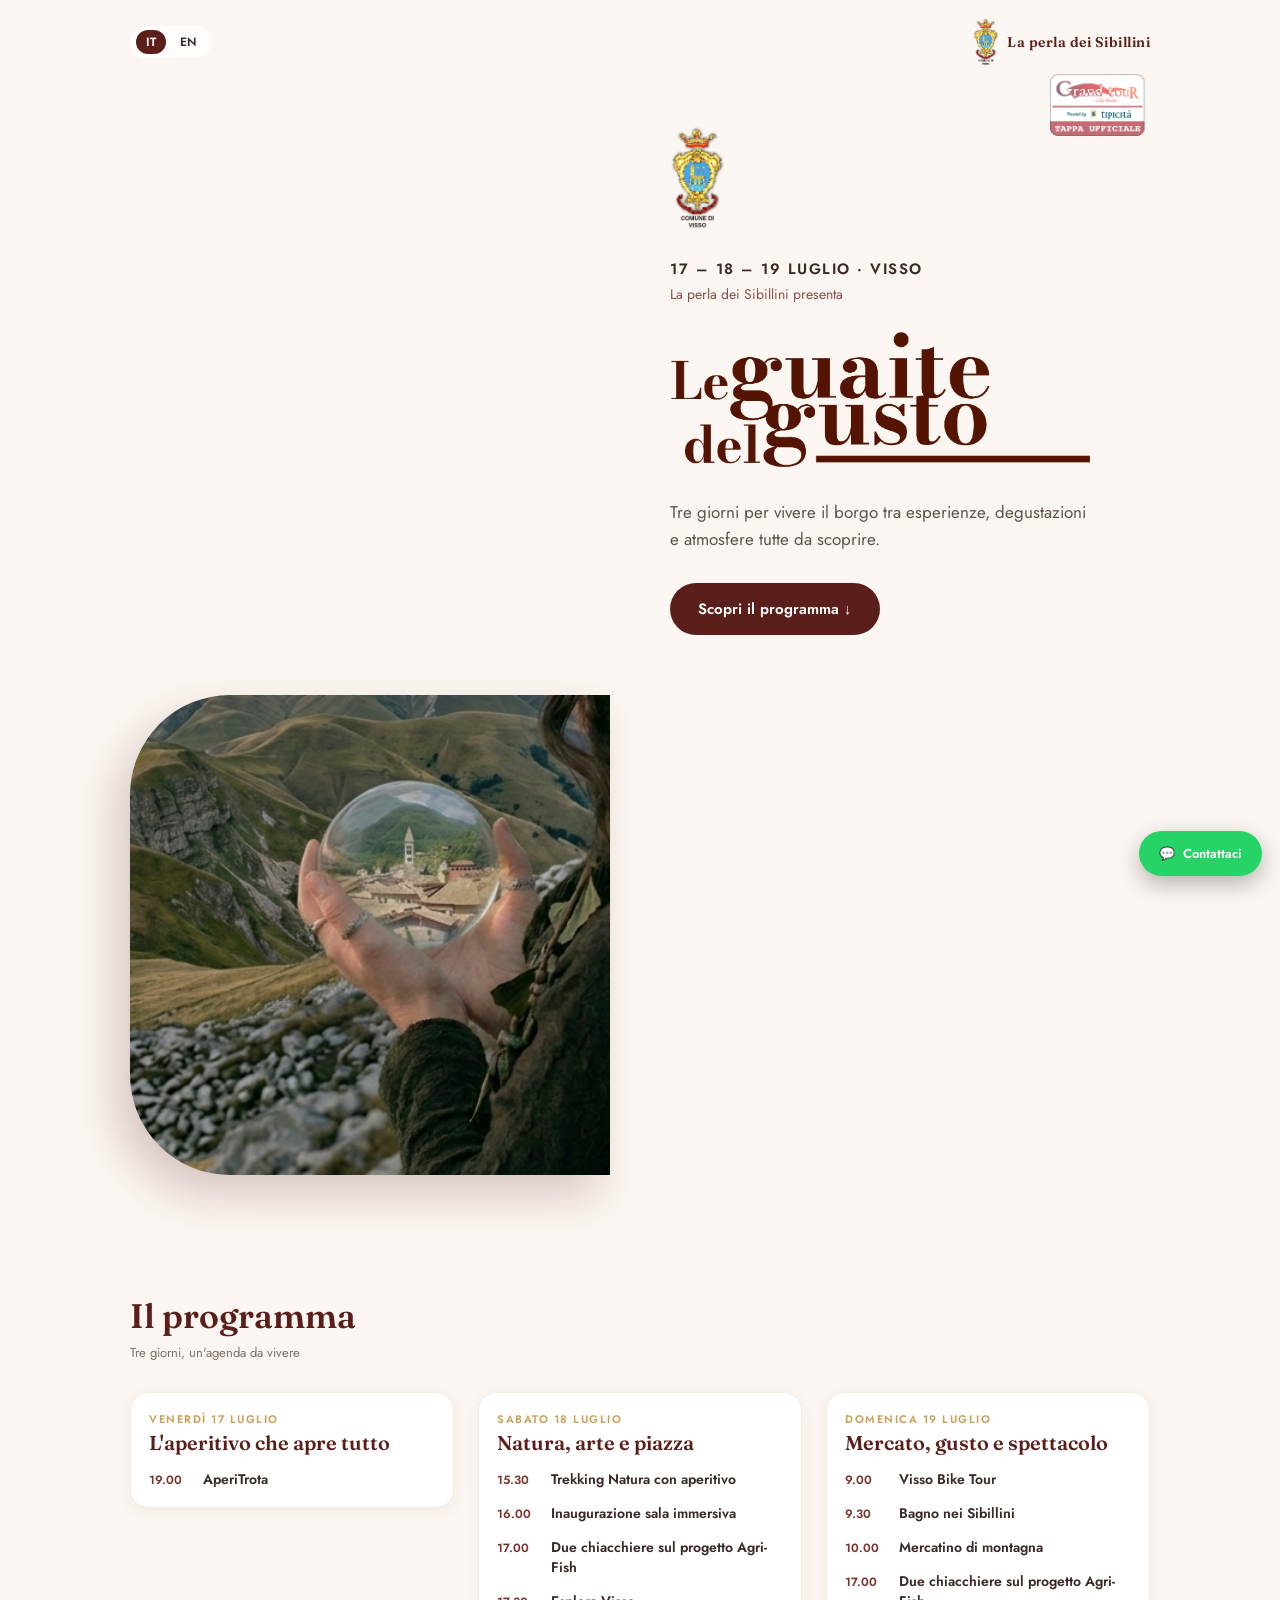
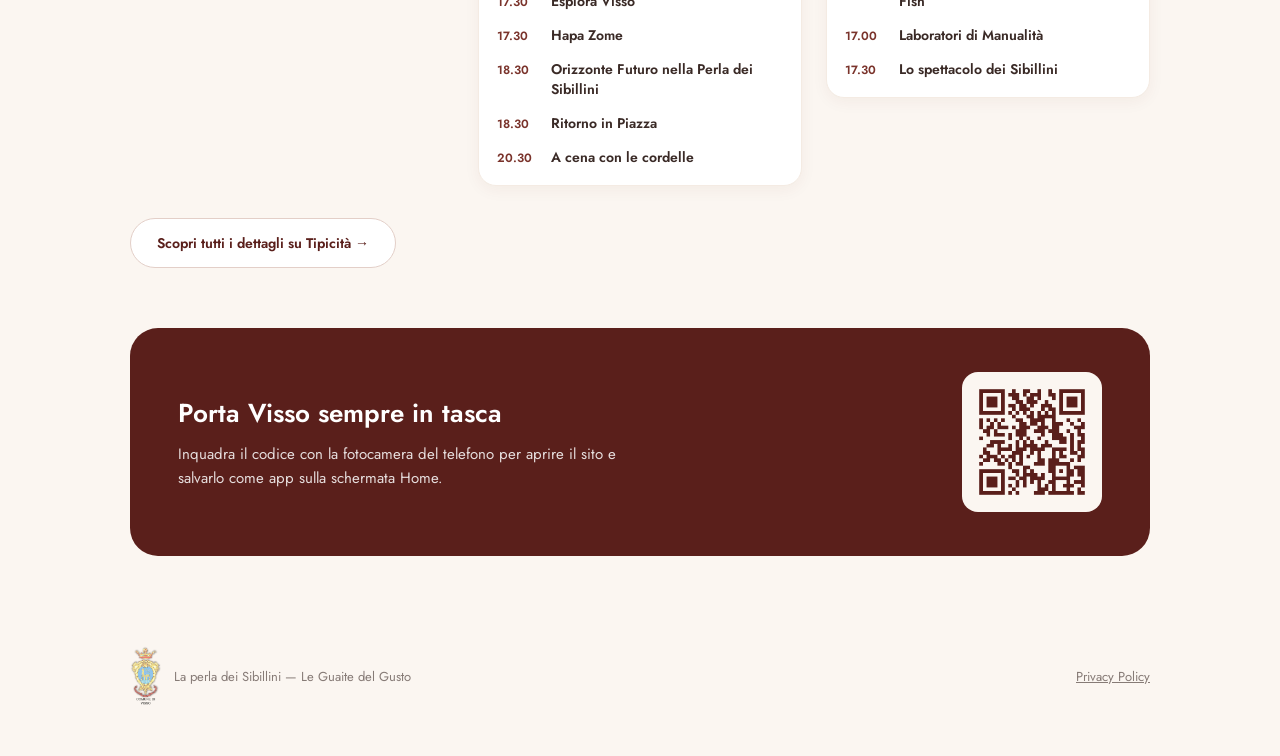
<file: index.html>
<!DOCTYPE html>
<html lang="it">
<head>
  <meta charset="UTF-8">
  <meta name="viewport" content="width=device-width, initial-scale=1.0">
  <meta name="theme-color" content="#5A1F1B">
  <title>Le Guaite del Gusto — La Perla dei Sibillini</title>
  <meta name="description" content="17–19 luglio a Visso: tre giorni tra degustazioni, esperienze e atmosfere dei Sibillini. Scopri il programma, i punti del gusto e la mappa del borgo.">
  <meta property="og:type" content="website">
  <meta property="og:locale" content="it_IT">
  <meta property="og:title" content="Le Guaite del Gusto — La Perla dei Sibillini">
  <meta property="og:description" content="17–19 luglio a Visso: tre giorni tra degustazioni, esperienze e atmosfere dei Sibillini.">
  <meta property="og:image" content="images/hero.png">
  <meta name="twitter:card" content="summary_large_image">
  <link rel="icon" type="image/png" href="images/favicon.png">
  <link rel="apple-touch-icon" href="images/apple-touch-icon.png">
  <link rel="manifest" href="manifest.json">
  <link rel="stylesheet" href="css/fonts.css">
  <link rel="stylesheet" href="css/style.css">
</head>
<body>

  <!-- TOP BAR -->
  <header class="topbar">
    <div class="lang-switch">
      <span class="active" onclick="setLang('it')">IT</span>
      <span onclick="setLang('en')">EN</span>
    </div>
    <div class="logo-block">
      <img src="images/logo-visso.png" alt="Comune di Visso" class="logo-crest">
      <span class="logo-text serif">La perla dei Sibillini</span>
    </div>
  </header>

  <div class="mobile-view">

  <!-- INSTALL BANNER -->
  <div class="install-banner" id="installBanner">
    <div class="install-icon">⬇</div>
    <div class="install-text">
      <strong data-it="Visso sempre in tasca" data-en="Visso always with you">Visso sempre in tasca</strong>
      <span data-it="Salva l'app sulla Home" data-en="Save the app to your Home">Salva l'app sulla Home</span>
    </div>
    <button onclick="installApp()" data-it="Installa" data-en="Install">Installa</button>
  </div>

  <!-- HERO -->
  <section class="hero">
    <img class="hero-swirl" src="images/g-swirl.png" alt="">
    <a href="https://tipicita.it/esperienze.php" target="_blank" rel="noopener">
      <img class="grand-tour-badge" src="images/grand-tour-badge.png" alt="Grand Tour delle Marche · Tappa Ufficiale">
    </a>
    <div class="hero-content">
      <p class="hero-dates">17 – 18 – 19 LUGLIO · VISSO</p>
      <p class="hero-presents" data-it="La perla dei Sibillini presenta" data-en="La perla dei Sibillini presents">La perla dei Sibillini presenta</p>
      <h1 class="hero-logotype-wrap">
        <img class="hero-logotype" src="images/logotype.png" alt="Le guaite del gusto">
      </h1>
      <p class="hero-sub" data-it="Tre giorni per vivere il borgo tra esperienze, degustazioni e atmosfere tutte da scoprire." data-en="Three days to discover the village through experiences, tastings and unique atmospheres.">
        Tre giorni per vivere il borgo tra esperienze, degustazioni e atmosfere tutte da scoprire.
      </p>
    </div>
    <div class="hero-photo-wrap">
      <img class="hero-photo" src="images/hero.png" alt="Visso vista attraverso una sfera di cristallo">
    </div>
  </section>

  <!-- CTA ROW -->
  <nav class="cta-row">
    <a href="pages/programma.html" class="cta-btn primary" data-it="📅 Programma" data-en="📅 Schedule">📅 Programma</a>
    <a href="pages/gusto.html" class="cta-btn" data-it="🍽️ Gusto" data-en="🍽️ Food">🍽️ Gusto</a>
    <a href="pages/mappa.html" class="cta-btn" data-it="📍 Mappa" data-en="📍 Map">📍 Mappa</a>
    <a href="pages/tavolozza.html" class="cta-btn" data-it="🎨 Tavolozza" data-en="🎨 Flavours">🎨 Tavolozza</a>
  </nav>

  <!-- PROGRAMMA PREVIEW -->
  <section class="section">
    <h2 class="serif"><span data-it="Il programma" data-en="The programme">Il programma</span></h2>
    <p class="section-sub" data-it="Tre giorni, un'agenda da vivere" data-en="Three days, an agenda to experience">Tre giorni, un'agenda da vivere</p>

    <div class="day-card">
      <div class="day-label" data-it="Venerdì 17 luglio" data-en="Friday 17 July">Venerdì 17 luglio</div>
      <div class="day-title serif" data-it="L'aperitivo che apre tutto" data-en="The aperitivo that kicks it all off">L'aperitivo che apre tutto</div>
      <div class="event-row">
        <span class="event-time">19.00</span>
        <div class="event-text"><strong>AperiTrota</strong></div>
      </div>
    </div>

    <div class="day-card">
      <div class="day-label" data-it="Sabato 18 luglio" data-en="Saturday 18 July">Sabato 18 luglio</div>
      <div class="day-title serif" data-it="Natura, arte e piazza" data-en="Nature, art and the piazza">Natura, arte e piazza</div>
      <div class="event-row">
        <span class="event-time">15.30</span>
        <div class="event-text"><strong data-it="Trekking Natura con aperitivo" data-en="Nature trek with aperitivo">Trekking Natura con aperitivo</strong></div>
      </div>
      <div class="event-row">
        <span class="event-time">16.00</span>
        <div class="event-text"><strong data-it="Inaugurazione sala immersiva" data-en="Immersive room inauguration">Inaugurazione sala immersiva</strong></div>
      </div>
      <div class="event-row">
        <span class="event-time">17.00</span>
        <div class="event-text"><strong data-it="Due chiacchiere sul progetto Agri-Fish" data-en="A chat about the Agri-Fish project">Due chiacchiere sul progetto Agri-Fish</strong></div>
      </div>
      <div class="event-row">
        <span class="event-time">17.30</span>
        <div class="event-text"><strong data-it="Esplora Visso" data-en="Explore Visso">Esplora Visso</strong></div>
      </div>
      <div class="event-row">
        <span class="event-time">17.30</span>
        <div class="event-text"><strong>Hapa Zome</strong></div>
      </div>
      <div class="event-row">
        <span class="event-time">18.30</span>
        <div class="event-text"><strong data-it="Orizzonte Futuro nella Perla dei Sibillini" data-en="Future Horizon in the Pearl of the Sibillini">Orizzonte Futuro nella Perla dei Sibillini</strong></div>
      </div>
      <div class="event-row">
        <span class="event-time">18.30</span>
        <div class="event-text"><strong data-it="Ritorno in Piazza" data-en="Ritorno in Piazza">Ritorno in Piazza</strong></div>
      </div>
      <div class="event-row">
        <span class="event-time">20.30</span>
        <div class="event-text"><strong data-it="A cena con le cordelle" data-en="Dinner with cordelle">A cena con le cordelle</strong></div>
      </div>
    </div>

    <div class="day-card">
      <div class="day-label" data-it="Domenica 19 luglio" data-en="Sunday 19 July">Domenica 19 luglio</div>
      <div class="day-title serif" data-it="Mercato, gusto e spettacolo" data-en="Market, flavour and show">Mercato, gusto e spettacolo</div>
      <div class="event-row">
        <span class="event-time">9.00</span>
        <div class="event-text"><strong>Visso Bike Tour</strong></div>
      </div>
      <div class="event-row">
        <span class="event-time">9.30</span>
        <div class="event-text"><strong data-it="Bagno nei Sibillini" data-en="Forest bathing in the Sibillini">Bagno nei Sibillini</strong></div>
      </div>
      <div class="event-row">
        <span class="event-time">10.00</span>
        <div class="event-text"><strong data-it="Mercatino di montagna" data-en="Mountain market">Mercatino di montagna</strong></div>
      </div>
      <div class="event-row">
        <span class="event-time">17.00</span>
        <div class="event-text"><strong data-it="Due chiacchiere sul progetto Agri-Fish" data-en="A chat about the Agri-Fish project">Due chiacchiere sul progetto Agri-Fish</strong></div>
      </div>
      <div class="event-row">
        <span class="event-time">17.00</span>
        <div class="event-text"><strong data-it="Laboratori di Manualità" data-en="Handicraft workshops">Laboratori di Manualità</strong></div>
      </div>
      <div class="event-row">
        <span class="event-time">17.30</span>
        <div class="event-text"><strong data-it="Lo spettacolo dei Sibillini" data-en="The Sibillini show">Lo spettacolo dei Sibillini</strong></div>
      </div>
    </div>

    <a href="pages/programma.html" class="see-all" data-it="Vedi tutto il programma →" data-en="See full programme →">Vedi tutto il programma →</a>
  </section>

  <!-- TAVOLOZZA BLOCK -->
  <section class="section">
    <div class="tavolozza-block">
      <h3 class="serif" data-it="La tavolozza dei sapori vissani" data-en="The palette of Visso flavours">La tavolozza dei sapori vissani</h3>
      <p data-it="Legumi, miele, tartufo, trota, salumi e formaggi: un percorso che racconta Visso attraverso terra, acqua, pascoli e boschi." data-en="Legumes, honey, truffle, trout, cured meats and cheeses: a journey through Visso's land, water, pastures and woods.">
        Legumi, miele, tartufo, trota, salumi e formaggi: un percorso che racconta Visso attraverso terra, acqua, pascoli e boschi.
      </p>
      <div class="tav-grid">
        <div class="tav-item"><img class="tav-icon" src="images/legumi.jpg" alt="Legumi"><span data-it="Legumi" data-en="Legumes">Legumi</span></div>
        <div class="tav-item"><img class="tav-icon" src="images/miele.jpg" alt="Miele"><span data-it="Miele" data-en="Honey">Miele</span></div>
        <div class="tav-item"><img class="tav-icon" src="images/tartufo.jpg" alt="Tartufo"><span data-it="Tartufo" data-en="Truffle">Tartufo</span></div>
        <div class="tav-item"><img class="tav-icon" src="images/trota.jpg" alt="Trota"><span data-it="Trota" data-en="Trout">Trota</span></div>
        <div class="tav-item"><img class="tav-icon" src="images/salumi.jpg" alt="Salumi"><span data-it="Salumi" data-en="Cured Meats">Salumi</span></div>
        <div class="tav-item"><img class="tav-icon" src="images/formaggio.jpg" alt="Formaggi"><span data-it="Formaggi" data-en="Cheeses">Formaggi</span></div>
      </div>
      <a href="pages/tavolozza.html" class="tav-link" data-it="Scopri la tavolozza →" data-en="Discover the palette →">Scopri la tavolozza →</a>
    </div>
  </section>

  <div class="mobile-footer">
    <a href="https://tipicita.it/privacy.php" target="_blank" rel="noopener" data-it="Privacy Policy" data-en="Privacy Policy">Privacy Policy</a>
  </div>

  <!-- BOTTOM NAV -->
  <nav class="bottom-nav">
    <a href="index.html" class="nav-item active">
      <span class="nav-icon">⌂</span>
      <span data-it="Home" data-en="Home">Home</span>
    </a>
    <a href="pages/programma.html" class="nav-item">
      <span class="nav-icon">📅</span>
      <span data-it="Programma" data-en="Schedule">Programma</span>
    </a>
    <a href="pages/gusto.html" class="nav-item">
      <span class="nav-icon">🍽</span>
      <span data-it="Gusto" data-en="Food">Gusto</span>
    </a>
    <a href="pages/mappa.html" class="nav-item">
      <span class="nav-icon">📍</span>
      <span data-it="Mappa" data-en="Map">Mappa</span>
    </a>
    <a href="pages/tavolozza.html" class="nav-item">
      <span class="nav-icon">🎨</span>
      <span data-it="Tavolozza" data-en="Flavours">Tavolozza</span>
    </a>
  </nav>

  </div>
  <!-- /mobile-view -->

  <!-- ══════════════════════════════════════
       DESKTOP LANDING
       ══════════════════════════════════════ -->
  <div class="desktop-landing">

    <section class="dl-hero">
      <a href="https://tipicita.it/esperienze.php" target="_blank" rel="noopener">
        <img class="dl-badge" src="images/grand-tour-badge.png" alt="Grand Tour delle Marche · Tappa Ufficiale">
      </a>
      <div class="dl-hero-text">
        <img class="dl-hero-crest" src="images/logo-visso.png" alt="Comune di Visso">
        <p class="dl-dates">17 – 18 – 19 LUGLIO · VISSO</p>
        <p class="dl-presents" data-it="La perla dei Sibillini presenta" data-en="La perla dei Sibillini presents">La perla dei Sibillini presenta</p>
        <img class="dl-logotype" src="images/logotype.png" alt="Le guaite del gusto">
        <p class="dl-sub" data-it="Tre giorni per vivere il borgo tra esperienze, degustazioni e atmosfere tutte da scoprire." data-en="Three days to discover the village through experiences, tastings and unique atmospheres.">Tre giorni per vivere il borgo tra esperienze, degustazioni e atmosfere tutte da scoprire.</p>
        <a href="#dl-programma" class="dl-hero-cta" data-it="Scopri il programma ↓" data-en="See the programme ↓">Scopri il programma ↓</a>
      </div>
      <div class="dl-hero-photo">
        <img src="images/hero-desktop.png" alt="Visso vista attraverso una sfera di cristallo">
      </div>
    </section>

    <section class="dl-programma" id="dl-programma">
      <h2 class="serif"><span data-it="Il programma" data-en="The programme">Il programma</span></h2>
      <p class="section-sub" data-it="Tre giorni, un'agenda da vivere" data-en="Three days, an agenda to experience">Tre giorni, un'agenda da vivere</p>

      <div class="dl-days-grid">
        <div class="day-card">
          <div class="day-label" data-it="Venerdì 17 luglio" data-en="Friday 17 July">Venerdì 17 luglio</div>
          <div class="day-title serif" data-it="L'aperitivo che apre tutto" data-en="The aperitivo that kicks it all off">L'aperitivo che apre tutto</div>
          <div class="event-row">
            <span class="event-time">19.00</span>
            <div class="event-text"><strong>AperiTrota</strong></div>
          </div>
        </div>

        <div class="day-card">
          <div class="day-label" data-it="Sabato 18 luglio" data-en="Saturday 18 July">Sabato 18 luglio</div>
          <div class="day-title serif" data-it="Natura, arte e piazza" data-en="Nature, art and the piazza">Natura, arte e piazza</div>
          <div class="event-row">
            <span class="event-time">15.30</span>
            <div class="event-text"><strong data-it="Trekking Natura con aperitivo" data-en="Nature trek with aperitivo">Trekking Natura con aperitivo</strong></div>
          </div>
          <div class="event-row">
            <span class="event-time">16.00</span>
            <div class="event-text"><strong data-it="Inaugurazione sala immersiva" data-en="Immersive room inauguration">Inaugurazione sala immersiva</strong></div>
          </div>
          <div class="event-row">
            <span class="event-time">17.00</span>
            <div class="event-text"><strong data-it="Due chiacchiere sul progetto Agri-Fish" data-en="A chat about the Agri-Fish project">Due chiacchiere sul progetto Agri-Fish</strong></div>
          </div>
          <div class="event-row">
            <span class="event-time">17.30</span>
            <div class="event-text"><strong data-it="Esplora Visso" data-en="Explore Visso">Esplora Visso</strong></div>
          </div>
          <div class="event-row">
            <span class="event-time">17.30</span>
            <div class="event-text"><strong>Hapa Zome</strong></div>
          </div>
          <div class="event-row">
            <span class="event-time">18.30</span>
            <div class="event-text"><strong data-it="Orizzonte Futuro nella Perla dei Sibillini" data-en="Future Horizon in the Pearl of the Sibillini">Orizzonte Futuro nella Perla dei Sibillini</strong></div>
          </div>
          <div class="event-row">
            <span class="event-time">18.30</span>
            <div class="event-text"><strong data-it="Ritorno in Piazza" data-en="Ritorno in Piazza">Ritorno in Piazza</strong></div>
          </div>
          <div class="event-row">
            <span class="event-time">20.30</span>
            <div class="event-text"><strong data-it="A cena con le cordelle" data-en="Dinner with cordelle">A cena con le cordelle</strong></div>
          </div>
        </div>

        <div class="day-card">
          <div class="day-label" data-it="Domenica 19 luglio" data-en="Sunday 19 July">Domenica 19 luglio</div>
          <div class="day-title serif" data-it="Mercato, gusto e spettacolo" data-en="Market, flavour and show">Mercato, gusto e spettacolo</div>
          <div class="event-row">
            <span class="event-time">9.00</span>
            <div class="event-text"><strong>Visso Bike Tour</strong></div>
          </div>
          <div class="event-row">
            <span class="event-time">9.30</span>
            <div class="event-text"><strong data-it="Bagno nei Sibillini" data-en="Forest bathing in the Sibillini">Bagno nei Sibillini</strong></div>
          </div>
          <div class="event-row">
            <span class="event-time">10.00</span>
            <div class="event-text"><strong data-it="Mercatino di montagna" data-en="Mountain market">Mercatino di montagna</strong></div>
          </div>
          <div class="event-row">
            <span class="event-time">17.00</span>
            <div class="event-text"><strong data-it="Due chiacchiere sul progetto Agri-Fish" data-en="A chat about the Agri-Fish project">Due chiacchiere sul progetto Agri-Fish</strong></div>
          </div>
          <div class="event-row">
            <span class="event-time">17.00</span>
            <div class="event-text"><strong data-it="Laboratori di Manualità" data-en="Handicraft workshops">Laboratori di Manualità</strong></div>
          </div>
          <div class="event-row">
            <span class="event-time">17.30</span>
            <div class="event-text"><strong data-it="Lo spettacolo dei Sibillini" data-en="The Sibillini show">Lo spettacolo dei Sibillini</strong></div>
          </div>
        </div>
      </div>

      <a href="https://tipicita.it/dettaglio_evento.php?idEvento=104" target="_blank" rel="noopener" class="dl-tipicita-btn" data-it="Scopri tutti i dettagli su Tipicità →" data-en="See all details on Tipicità →">Scopri tutti i dettagli su Tipicità →</a>
    </section>

    <section class="dl-qr">
      <div class="dl-qr-inner">
        <div>
          <h3 data-it="Porta Visso sempre in tasca" data-en="Take Visso with you">Porta Visso sempre in tasca</h3>
          <p data-it="Inquadra il codice con la fotocamera del telefono per aprire il sito e salvarlo come app sulla schermata Home." data-en="Scan the code with your phone camera to open the site and save it as an app on your Home screen.">Inquadra il codice con la fotocamera del telefono per aprire il sito e salvarlo come app sulla schermata Home.</p>
        </div>
        <img class="dl-qr-code" src="images/qr-code.png" alt="QR code per aprire il sito da smartphone">
      </div>
    </section>

    <footer class="dl-footer">
      <img src="images/logo-visso.png" alt="Comune di Visso">
      <span>La perla dei Sibillini — Le Guaite del Gusto</span>
      <a href="https://tipicita.it/privacy.php" target="_blank" rel="noopener" class="dl-footer-privacy" data-it="Privacy Policy" data-en="Privacy Policy">Privacy Policy</a>
    </footer>

  </div>
  <!-- /desktop-landing -->

  <!-- CONTATTACI -->
  <button class="contact-fab" onclick="contactWhatsApp()" aria-label="Contattaci su WhatsApp">
    💬 <span data-it="Contattaci" data-en="Contact us">Contattaci</span>
  </button>

  <script src="js/main.js"></script>
</body>
</html>
</file>
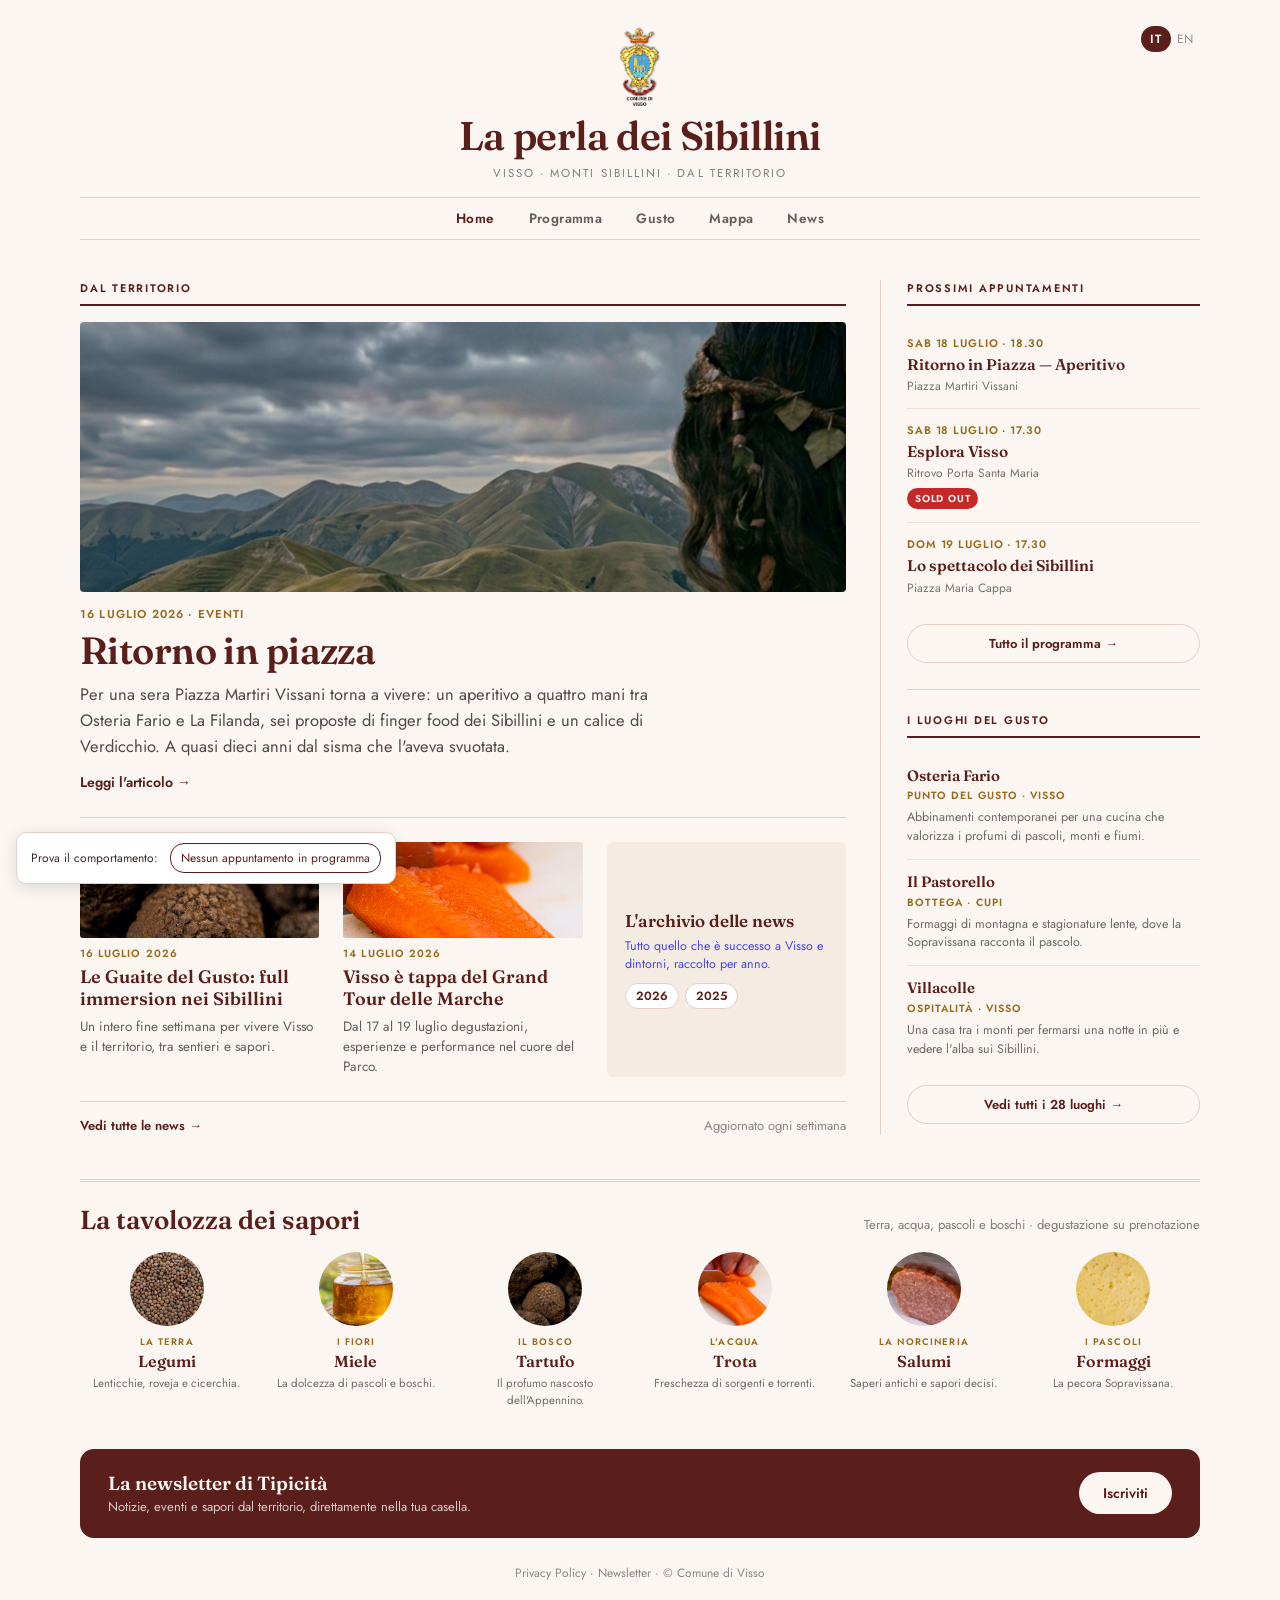
<file: mockup-desktop.html>
<!DOCTYPE html>
<html lang="it">
<head>
<meta charset="UTF-8">
<meta name="viewport" content="width=device-width, initial-scale=1.0">
<title>Mockup home desktop — La Perla dei Sibillini</title>
<link rel="stylesheet" href="css/fonts.css">
<style>
:root{
  --cream:#FBF6F1; --cream-deep:#F4EBE3; --blush:#E3CFC8; --blush-soft:#EEDFD9;
  --maroon:#5A1F1B; --maroon-soft:#7A332B; --ink:#3A2A26; --gold:#9a6b1f;
}
*{box-sizing:border-box}
body{margin:0;background:var(--cream);color:var(--ink);font-family:'Jost',sans-serif}
.serif{font-family:'Fraunces',serif}
.wrap{max-width:1200px;margin:0 auto;padding:0 40px}

/* ── MASTHEAD ── */
.mast{padding:26px 0 14px;text-align:center;position:relative}
.mast-lang{position:absolute;right:0;top:30px;font-size:12px;letter-spacing:.06em}
.mast-lang b{background:var(--maroon);color:var(--cream);padding:4px 9px;border-radius:20px}
.mast-lang span{opacity:.5;padding:4px 6px}
.mast-crest{width:44px;display:block;margin:0 auto 8px}
.mast-name{font-size:40px;color:var(--maroon);font-weight:700;letter-spacing:-.01em;line-height:1}
.mast-kicker{margin-top:9px;font-size:11.5px;letter-spacing:.18em;text-transform:uppercase;opacity:.6}
.mast-nav{margin-top:16px;border-top:1px solid var(--blush);border-bottom:1px solid var(--blush);
  display:flex;justify-content:center;gap:34px;padding:11px 0;font-size:13.5px;font-weight:600;letter-spacing:.03em}
.mast-nav a{color:var(--ink);text-decoration:none;opacity:.75}
.mast-nav a.on{color:var(--maroon);opacity:1}

/* ── GRIGLIA: colonna principale + rail modulare ── */
.grid{display:grid;grid-template-columns:2.5fr 1fr;gap:0;margin-top:26px}
.col--main{padding-right:34px}
.rail{border-left:1px solid var(--blush);padding-left:26px}
.mod + .mod{margin-top:26px;padding-top:22px;border-top:1px solid var(--blush)}
/* un modulo che sparisce accorcia solo la colonna: nessun riassetto */
body.no-events .mod--app{display:none}
/* quando c'è un evento in corso, gli appuntamenti salgono in cima alla rail */
.rail{display:flex;flex-direction:column}
.mod--app{order:1}
.mod--poi{order:2}

.rubrica{font-size:11px;letter-spacing:.16em;text-transform:uppercase;color:var(--maroon);
  font-weight:700;padding-bottom:8px;border-bottom:2px solid var(--maroon);margin-bottom:16px}

/* ── LEAD NEWS ── */
.lead-img{width:100%;height:270px;object-fit:cover;border-radius:4px;display:block;margin-bottom:14px}
.lead-date{font-size:11.5px;letter-spacing:.1em;text-transform:uppercase;color:var(--gold);font-weight:700}
.lead-title{font-size:38px;line-height:1.08;color:var(--maroon);font-weight:700;margin:8px 0 10px;letter-spacing:-.015em}
.lead-stand{font-size:16.5px;line-height:1.6;opacity:.85;margin:0}
.lead-more{display:inline-block;margin-top:12px;font-size:14px;font-weight:700;color:var(--maroon);text-decoration:none}

.sep{border:0;border-top:1px solid var(--blush);margin:24px 0}

/* ── ALTRE NEWS ── */
.more-news{display:grid;grid-template-columns:repeat(3,1fr);gap:24px}
.lead-stand{max-width:62ch}
.arch-card{background:var(--cream-deep);border-radius:6px;padding:16px 18px;display:flex;
  flex-direction:column;justify-content:center}
.arch-card .ac-t{font-size:17px;line-height:1.25;color:var(--maroon);font-weight:700}
.arch-card .ac-s{font-size:12.5px;opacity:.7;margin:6px 0 10px;line-height:1.45}
.arch-card .ac-y{font-size:12px;font-weight:700;color:var(--maroon)}
.arch-card .ac-y span{display:inline-block;border:1px solid var(--blush);border-radius:14px;
  padding:3px 10px;margin-right:6px;background:#fff}
.mn-date{font-size:10.5px;letter-spacing:.1em;text-transform:uppercase;color:var(--gold);font-weight:700}
.mn-title{font-size:18px;line-height:1.25;color:var(--maroon);font-weight:700;margin:5px 0 6px}
.mn-text{font-size:13.5px;line-height:1.5;opacity:.75;margin:0}
.mn-thumb{width:100%;height:96px;object-fit:cover;border-radius:3px;margin-bottom:8px;display:block}

.archivio{margin-top:24px;padding-top:14px;border-top:1px solid var(--blush);
  display:flex;justify-content:space-between;align-items:baseline;font-size:13px}
.archivio a{color:var(--maroon);font-weight:700;text-decoration:none}
.archivio .anni{opacity:.55}
.archivio .anni b{font-weight:600;color:var(--ink);margin-left:8px}

/* ── COLONNE LATERALI ── */
.app-item{padding:13px 0;border-bottom:1px solid var(--blush-soft)}
.app-when{font-size:11px;letter-spacing:.08em;text-transform:uppercase;color:var(--gold);font-weight:700}
.app-title{font-size:15.5px;line-height:1.25;color:var(--maroon);font-weight:700;margin:4px 0 3px}
.app-where{font-size:12px;opacity:.65}
.app-sold{display:inline-block;margin-top:6px;background:#c62828;color:#fff;font-size:10px;font-weight:700;
  letter-spacing:.08em;padding:3px 8px;border-radius:20px}

.poi-item{padding:13px 0;border-bottom:1px solid var(--blush-soft)}
.poi-name{font-size:15px;line-height:1.25;color:var(--maroon);font-weight:700}
.poi-meta{font-size:10.5px;letter-spacing:.1em;text-transform:uppercase;color:var(--gold);font-weight:700;margin-top:3px}
.poi-desc{font-size:12.5px;line-height:1.5;opacity:.7;margin:5px 0 0}
.side-cta{display:block;margin-top:14px;text-align:center;border:1.5px solid var(--blush);
  border-radius:22px;padding:9px;font-size:13px;font-weight:700;color:var(--maroon);text-decoration:none}

/* ── TAVOLOZZA ── */
.tav{margin-top:44px;padding-top:22px;border-top:3px double var(--blush)}
.tav-head{display:flex;justify-content:space-between;align-items:baseline;margin-bottom:16px}
.tav-h{font-size:26px;color:var(--maroon);font-weight:700}
.tav-sub{font-size:13px;opacity:.6}
.tav-row{display:grid;grid-template-columns:repeat(6,1fr);gap:16px}
.tav-card{text-align:center}
.tav-card img{width:74px;height:74px;object-fit:cover;border-radius:50%;display:block;margin:0 auto 9px}
.tav-tag{font-size:9.5px;letter-spacing:.12em;text-transform:uppercase;color:var(--gold);font-weight:700}
.tav-name{font-size:16px;color:var(--maroon);font-weight:700;margin:2px 0 4px}
.tav-txt{font-size:11.5px;line-height:1.45;opacity:.68;margin:0}

/* ── NEWSLETTER + FOOTER ── */
.nl{margin-top:40px;background:var(--maroon);color:var(--cream);border-radius:14px;
  padding:22px 28px;display:flex;align-items:center;gap:22px}
.nl-t{font-size:19px;font-weight:700}
.nl-s{font-size:13px;opacity:.8;margin-top:2px}
.nl-btn{margin-left:auto;background:var(--cream);color:var(--maroon);border:0;border-radius:22px;
  padding:11px 24px;font:inherit;font-size:14px;font-weight:700;cursor:pointer}
.foot{margin:26px 0 40px;text-align:center;font-size:12px;opacity:.55}

/* pannello di prova del mockup */
.demo{position:fixed;left:16px;bottom:16px;background:#fff;border:1px solid var(--blush);
  border-radius:10px;padding:10px 14px;font-size:12px;box-shadow:0 4px 16px rgba(0,0,0,.12);z-index:9}
.demo button{font:inherit;font-size:12px;margin-left:8px;padding:5px 10px;border-radius:14px;
  border:1px solid var(--maroon);background:#fff;color:var(--maroon);cursor:pointer}
</style>
</head>
<body>

<div class="wrap">

  <!-- MASTHEAD -->
  <header class="mast">
    <div class="mast-lang"><b>IT</b><span>EN</span></div>
    <img class="mast-crest" src="images/logo-visso.png" alt="">
    <div class="mast-name serif">La perla dei Sibillini</div>
    <div class="mast-kicker">Visso · Monti Sibillini · dal territorio</div>
    <nav class="mast-nav">
      <a href="#" class="on">Home</a>
      <a href="#">Programma</a>
      <a href="#">Gusto</a>
      <a href="#">Mappa</a>
      <a href="#">News</a>
    </nav>
  </header>

  <div class="grid">

    <!-- ══ COLONNA PRINCIPALE: NEWS ══ -->
    <main class="col col--main">

      <div class="rubrica">Dal territorio</div>

      <article>
        <img class="lead-img" src="images/hero.png" alt="">
        <div class="lead-date">16 luglio 2026 · Eventi</div>
        <h1 class="lead-title serif">Ritorno in piazza</h1>
        <p class="lead-stand">Per una sera Piazza Martiri Vissani torna a vivere: un aperitivo a quattro mani
          tra Osteria Fario e La Filanda, sei proposte di finger food dei Sibillini e un calice di Verdicchio.
          A quasi dieci anni dal sisma che l'aveva svuotata.</p>
        <a class="lead-more" href="#">Leggi l'articolo →</a>
      </article>

      <hr class="sep">

      <div class="more-news">
        <article>
          <img class="mn-thumb" src="images/tartufo.jpg" alt="">
          <div class="mn-date">16 luglio 2026</div>
          <h2 class="mn-title serif">Le Guaite del Gusto: full immersion nei Sibillini</h2>
          <p class="mn-text">Un intero fine settimana per vivere Visso e il territorio, tra sentieri e sapori.</p>
        </article>
        <article>
          <img class="mn-thumb" src="images/trota.jpg" alt="">
          <div class="mn-date">14 luglio 2026</div>
          <h2 class="mn-title serif">Visso è tappa del Grand Tour delle Marche</h2>
          <p class="mn-text">Dal 17 al 19 luglio degustazioni, esperienze e performance nel cuore del Parco.</p>
        </article>
        <a class="arch-card" href="#" style="text-decoration:none">
          <div class="ac-t serif">L'archivio delle news</div>
          <p class="ac-s">Tutto quello che è successo a Visso e dintorni, raccolto per anno.</p>
          <div class="ac-y"><span>2026</span><span>2025</span></div>
        </a>
      </div>

      <div class="archivio">
        <a href="#">Vedi tutte le news →</a>
        <span class="anni">Aggiornato ogni settimana</span>
      </div>
    </main>

    <!-- ══ RAIL: moduli impilati (se uno sparisce, la colonna si accorcia) ══ -->
    <aside class="rail">

      <!-- MODULO: prossimi appuntamenti (assente fuori stagione) -->
      <section class="mod mod--app">
        <div class="rubrica">Prossimi appuntamenti</div>
        <div class="app-item">
          <div class="app-when">Sab 18 luglio · 18.30</div>
          <div class="app-title serif">Ritorno in Piazza — Aperitivo</div>
          <div class="app-where">Piazza Martiri Vissani</div>
        </div>
        <div class="app-item">
          <div class="app-when">Sab 18 luglio · 17.30</div>
          <div class="app-title serif">Esplora Visso</div>
          <div class="app-where">Ritrovo Porta Santa Maria</div>
          <span class="app-sold">SOLD OUT</span>
        </div>
        <div class="app-item" style="border-bottom:0">
          <div class="app-when">Dom 19 luglio · 17.30</div>
          <div class="app-title serif">Lo spettacolo dei Sibillini</div>
          <div class="app-where">Piazza Maria Cappa</div>
        </div>
        <a class="side-cta" href="#">Tutto il programma →</a>
      </section>

      <!-- MODULO: luoghi del gusto (sempre presente) -->
      <section class="mod mod--poi">
      <div class="rubrica">I luoghi del gusto</div>

      <div class="poi-item">
        <div class="poi-name serif">Osteria Fario</div>
        <div class="poi-meta">Punto del gusto · Visso</div>
        <p class="poi-desc">Abbinamenti contemporanei per una cucina che valorizza i profumi di pascoli,
          monti e fiumi.</p>
      </div>
      <div class="poi-item">
        <div class="poi-name serif">Il Pastorello</div>
        <div class="poi-meta">Bottega · Cupi</div>
        <p class="poi-desc">Formaggi di montagna e stagionature lente, dove la Sopravissana racconta il pascolo.</p>
      </div>
      <div class="poi-item" style="border-bottom:0">
        <div class="poi-name serif">Villacolle</div>
        <div class="poi-meta">Ospitalità · Visso</div>
        <p class="poi-desc">Una casa tra i monti per fermarsi una notte in più e vedere l'alba sui Sibillini.</p>
      </div>

      <a class="side-cta" href="#">Vedi tutti i 28 luoghi →</a>
      </section>

    </aside>

  </div>

  <!-- TAVOLOZZA -->
  <section class="tav">
    <div class="tav-head">
      <div class="tav-h serif">La tavolozza dei sapori</div>
      <div class="tav-sub">Terra, acqua, pascoli e boschi · degustazione su prenotazione</div>
    </div>
    <div class="tav-row">
      <div class="tav-card"><img src="images/legumi.jpg" alt=""><div class="tav-tag">La terra</div><div class="tav-name serif">Legumi</div><p class="tav-txt">Lenticchie, roveja e cicerchia.</p></div>
      <div class="tav-card"><img src="images/miele.jpg" alt=""><div class="tav-tag">I fiori</div><div class="tav-name serif">Miele</div><p class="tav-txt">La dolcezza di pascoli e boschi.</p></div>
      <div class="tav-card"><img src="images/tartufo.jpg" alt=""><div class="tav-tag">Il bosco</div><div class="tav-name serif">Tartufo</div><p class="tav-txt">Il profumo nascosto dell'Appennino.</p></div>
      <div class="tav-card"><img src="images/trota.jpg" alt=""><div class="tav-tag">L'acqua</div><div class="tav-name serif">Trota</div><p class="tav-txt">Freschezza di sorgenti e torrenti.</p></div>
      <div class="tav-card"><img src="images/salumi.jpg" alt=""><div class="tav-tag">La norcineria</div><div class="tav-name serif">Salumi</div><p class="tav-txt">Saperi antichi e sapori decisi.</p></div>
      <div class="tav-card"><img src="images/formaggio.jpg" alt=""><div class="tav-tag">I pascoli</div><div class="tav-name serif">Formaggi</div><p class="tav-txt">La pecora Sopravissana.</p></div>
    </div>
  </section>

  <!-- NEWSLETTER -->
  <div class="nl">
    <div>
      <div class="nl-t serif">La newsletter di Tipicità</div>
      <div class="nl-s">Notizie, eventi e sapori dal territorio, direttamente nella tua casella.</div>
    </div>
    <button class="nl-btn">Iscriviti</button>
  </div>

  <div class="foot">Privacy Policy · Newsletter · © Comune di Visso</div>
</div>

<div class="demo">
  Prova il comportamento:
  <button onclick="document.body.classList.toggle('no-events')">Nessun appuntamento in programma</button>
</div>

</body>
</html>
</file>
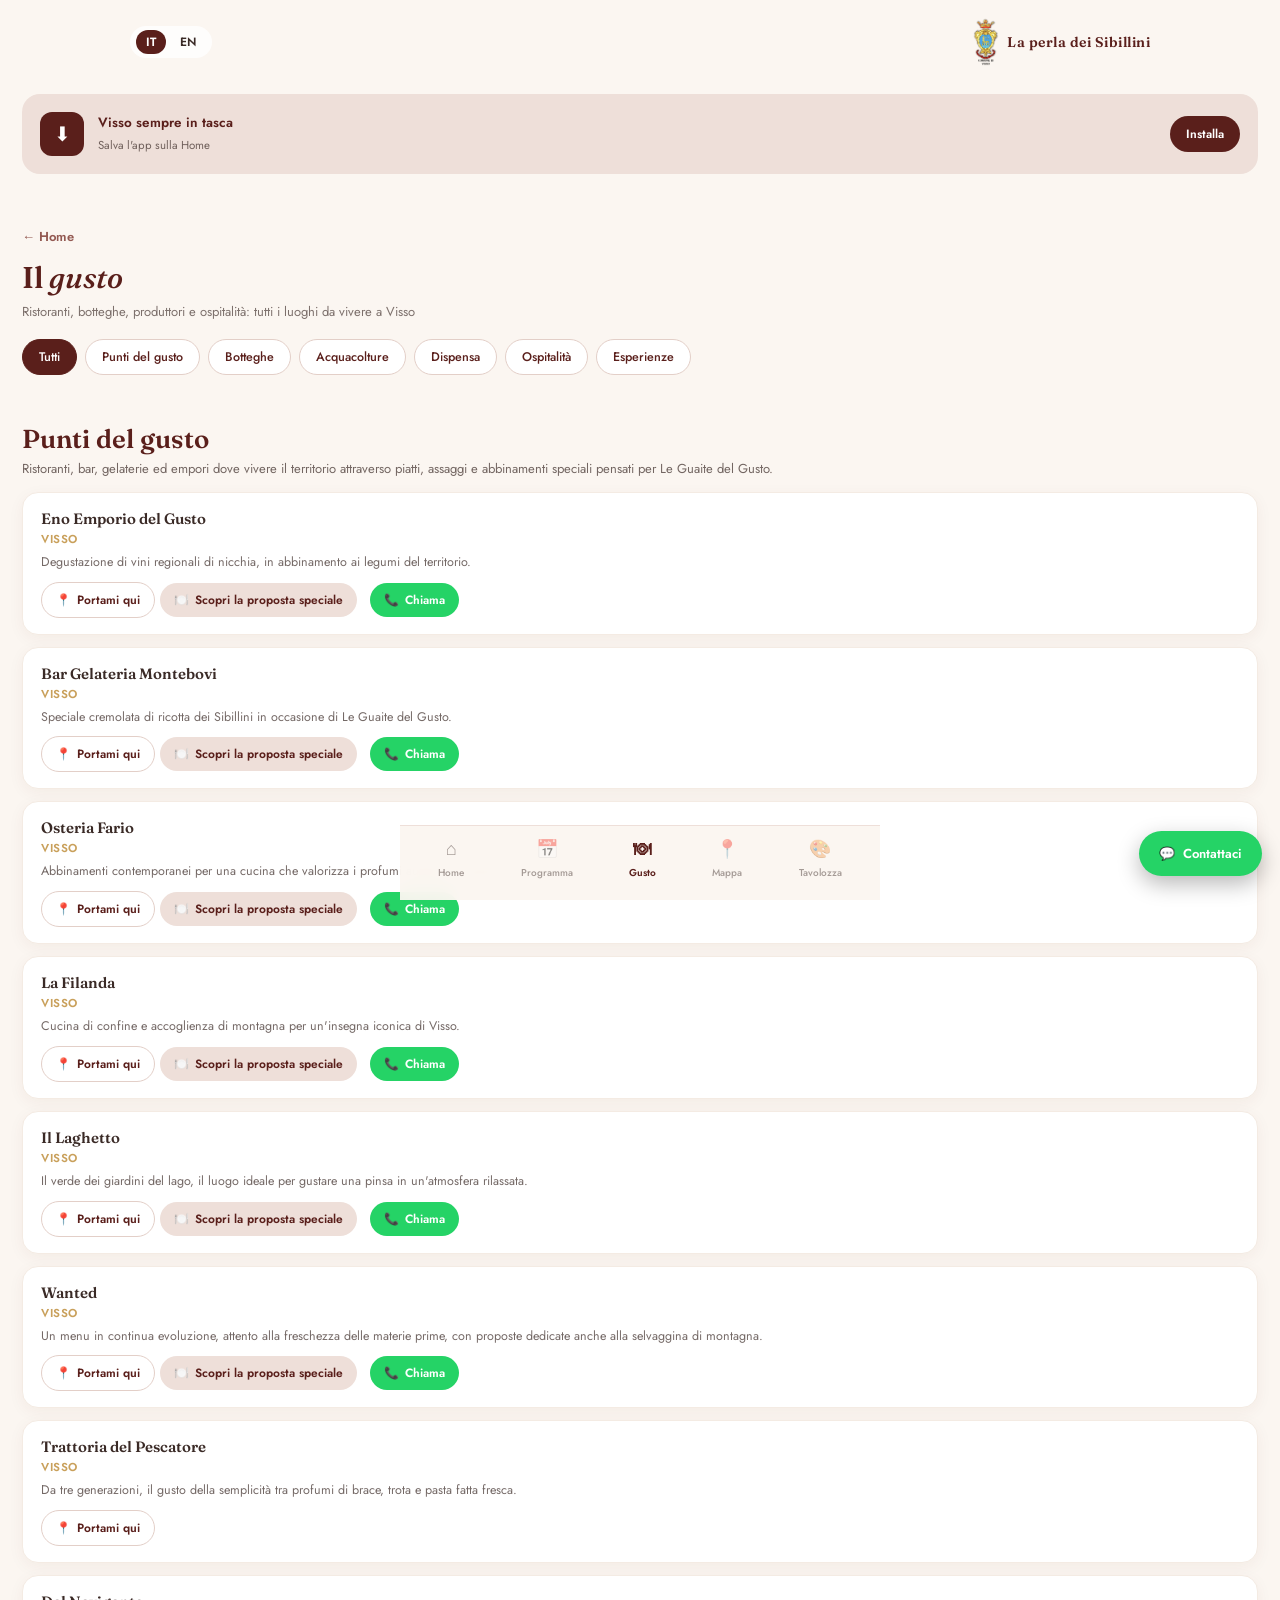
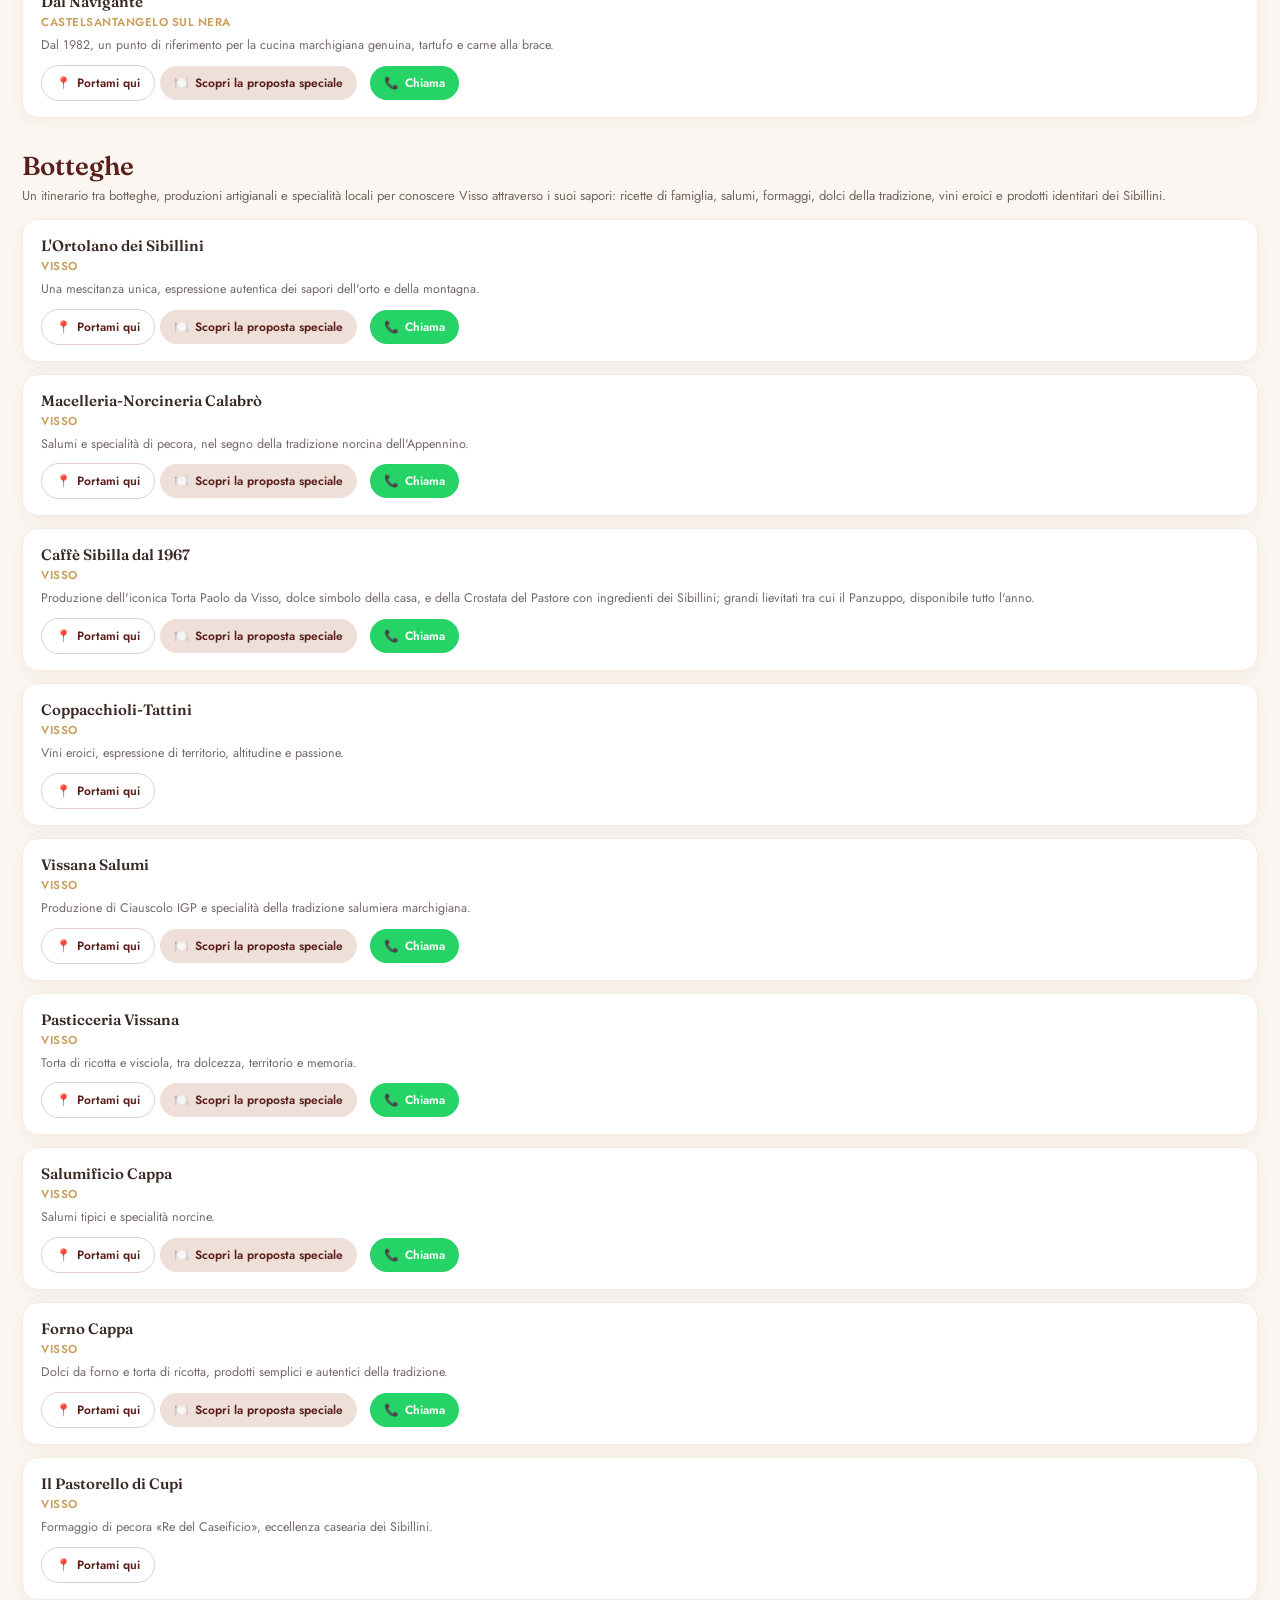
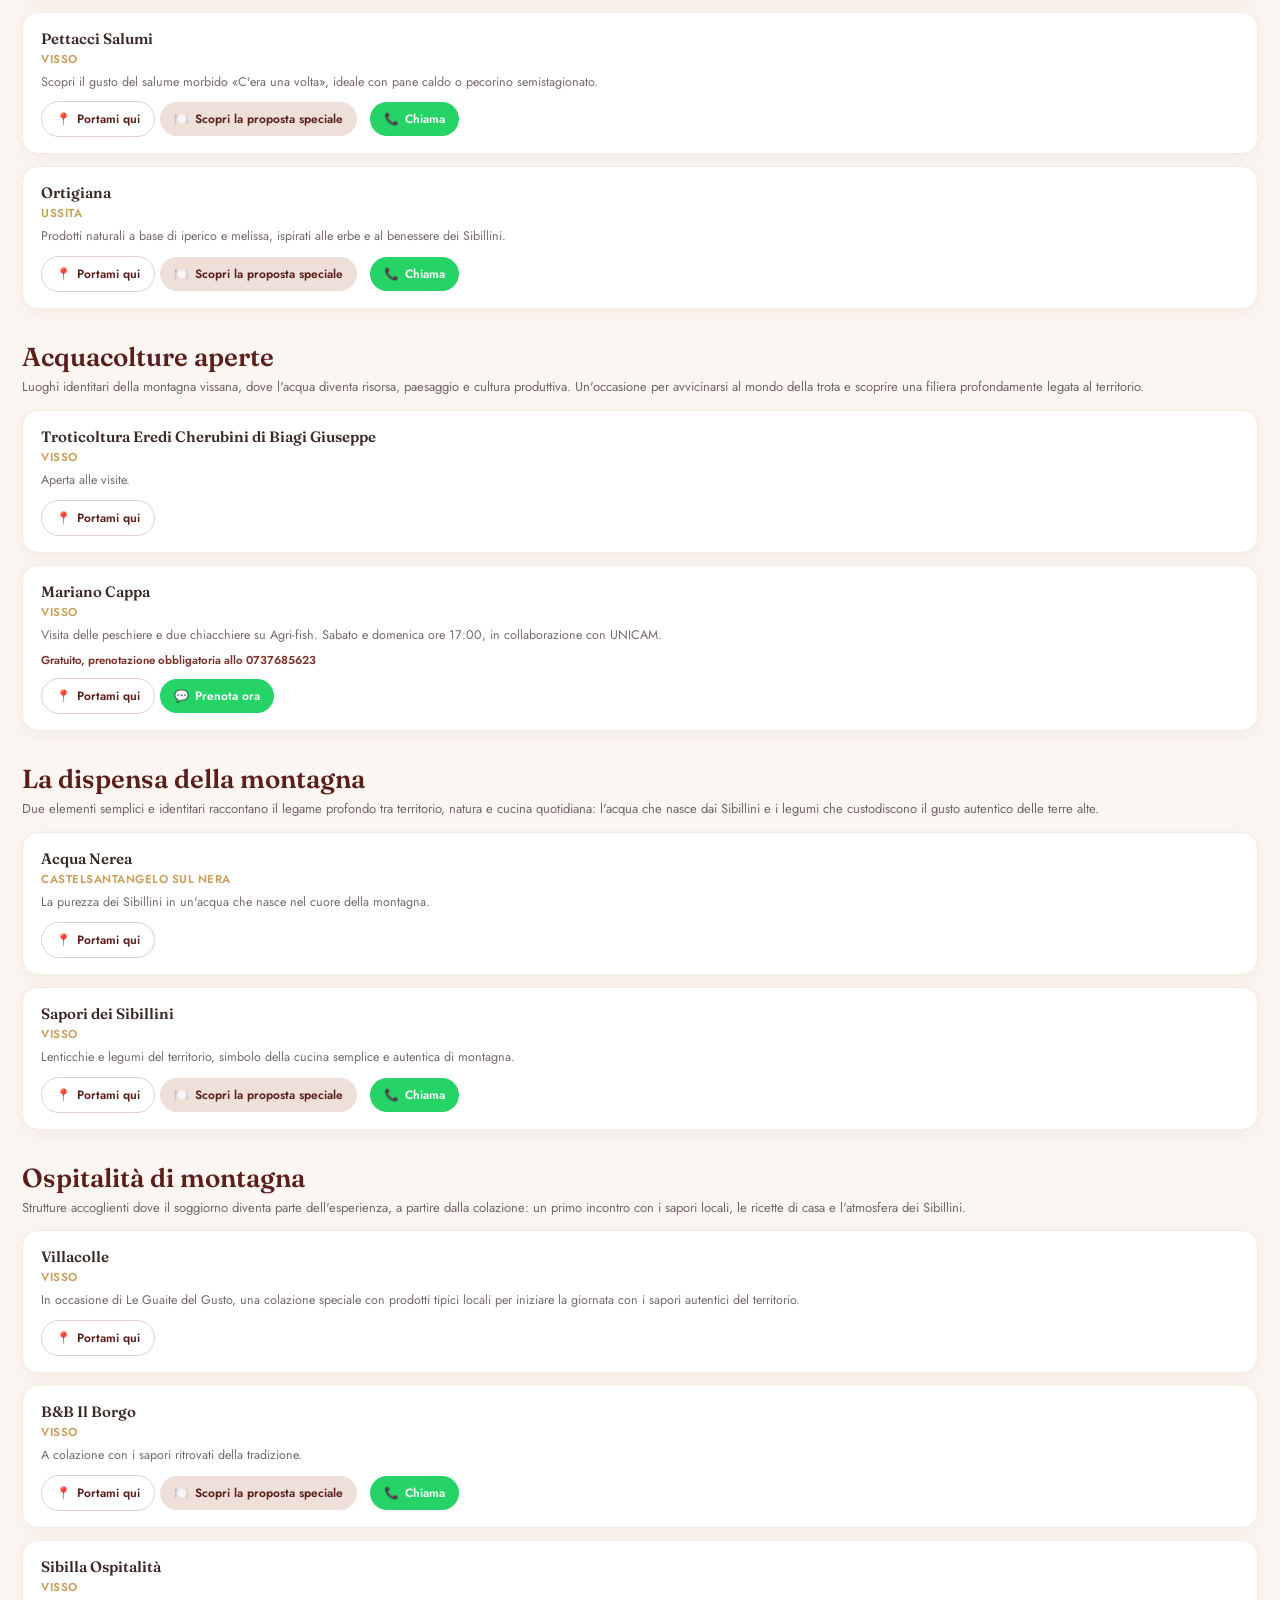
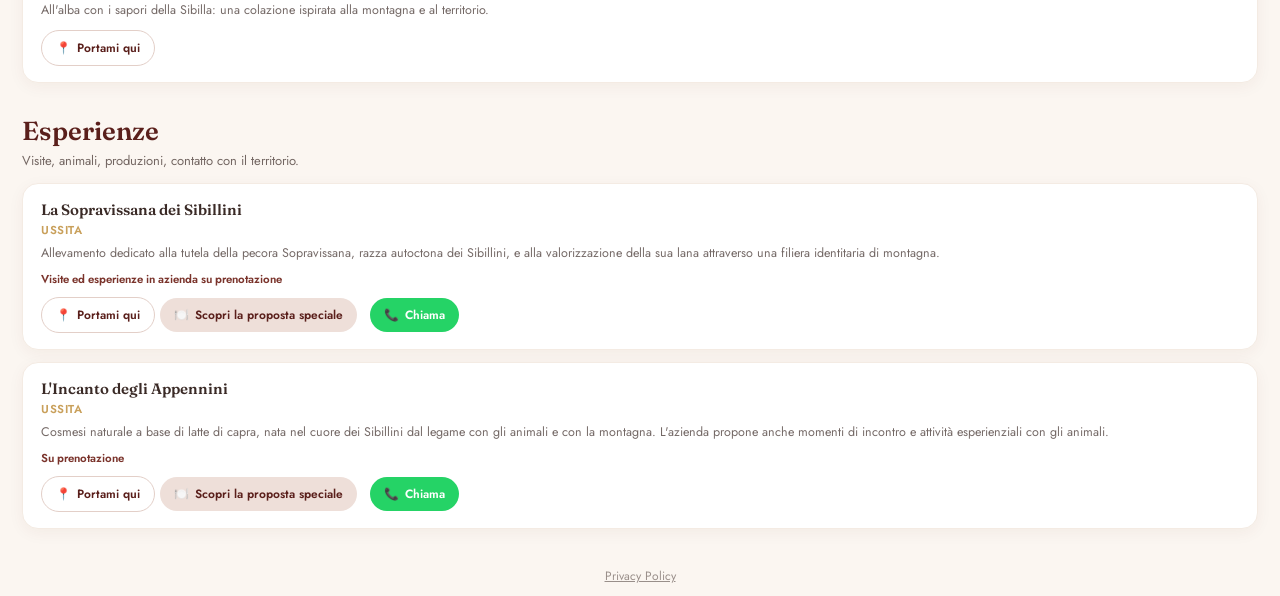
<file: pages/gusto.html>
<!DOCTYPE html>
<html lang="it">
<head>
  <meta charset="UTF-8">
  <meta name="viewport" content="width=device-width, initial-scale=1.0">
  <meta name="theme-color" content="#5A1F1B">
  <title>Gusto — Le Guaite del Gusto</title>
  <meta name="description" content="Ristoranti, botteghe, produttori e ospitalità: tutti i luoghi da vivere a Visso durante Le Guaite del Gusto.">
  <meta property="og:type" content="website">
  <meta property="og:locale" content="it_IT">
  <meta property="og:title" content="Il gusto — Le Guaite del Gusto">
  <meta property="og:description" content="Ristoranti, botteghe, produttori e ospitalità: tutti i luoghi da vivere a Visso durante Le Guaite del Gusto.">
  <meta property="og:image" content="../images/hero.png">
  <meta name="twitter:card" content="summary_large_image">
  <link rel="icon" type="image/png" href="../images/favicon.png">
  <link rel="apple-touch-icon" href="../images/apple-touch-icon.png">
  <link rel="manifest" href="../manifest.json">
  <link rel="stylesheet" href="../css/fonts.css">
  <link rel="stylesheet" href="../css/style.css">
</head>
<body>

  <!-- TOP BAR -->
  <header class="topbar">
    <div class="lang-switch">
      <span class="active" onclick="setLang('it')">IT</span>
      <span onclick="setLang('en')">EN</span>
    </div>
    <div class="logo-block">
      <img src="../images/logo-visso.png" alt="Comune di Visso" class="logo-crest">
      <span class="logo-text serif">La perla dei Sibillini</span>
    </div>
  </header>

  <!-- INSTALL BANNER -->
  <div class="install-banner" id="installBanner">
    <div class="install-icon">⬇</div>
    <div class="install-text">
      <strong data-it="Visso sempre in tasca" data-en="Visso always with you">Visso sempre in tasca</strong>
      <span data-it="Salva l'app sulla Home" data-en="Save the app to your Home">Salva l'app sulla Home</span>
    </div>
    <button onclick="installApp()" data-it="Installa" data-en="Install">Installa</button>
  </div>

  <!-- PAGE HEADER -->
  <div class="page-header">
    <a href="../index.html" class="back-link" data-it="← Home" data-en="← Home">← Home</a>
    <h1 class="serif"><span data-it="Il" data-en="The">Il</span> <em data-it="gusto" data-en="flavour">gusto</em></h1>
    <p class="section-sub" data-it="Ristoranti, botteghe, produttori e ospitalità: tutti i luoghi da vivere a Visso" data-en="Restaurants, shops, producers and places to stay: every spot to experience in Visso">Ristoranti, botteghe, produttori e ospitalità: tutti i luoghi da vivere a Visso</p>
  </div>

  <section class="section" style="padding-top: 8px;">

    <div class="filter-chips">
      <button class="filter-chip active" data-filter="all" data-it="Tutti" data-en="All">Tutti</button>
      <button class="filter-chip" data-filter="ristoranti" data-it="Punti del gusto" data-en="Flavour spots">Punti del gusto</button>
      <button class="filter-chip" data-filter="botteghe" data-it="Botteghe" data-en="Shops">Botteghe</button>
      <button class="filter-chip" data-filter="acquacolture" data-it="Acquacolture" data-en="Fish farms">Acquacolture</button>
      <button class="filter-chip" data-filter="dispensa" data-it="Dispensa" data-en="Pantry">Dispensa</button>
      <button class="filter-chip" data-filter="ospitalita" data-it="Ospitalità" data-en="Where to stay">Ospitalità</button>
      <button class="filter-chip" data-filter="esperienze" data-it="Esperienze" data-en="Experiences">Esperienze</button>
    </div>

    <!-- RISTORANTI / PUNTI DEL GUSTO -->
    <div class="filter-group" data-category="ristoranti">
      <h2 class="subsection-title serif" data-it="Punti del gusto" data-en="Flavour spots">Punti del gusto</h2>
      <p class="subsection-intro" data-it="Ristoranti, bar, gelaterie ed empori dove vivere il territorio attraverso piatti, assaggi e abbinamenti speciali pensati per Le Guaite del Gusto." data-en="Restaurants, bars, gelaterias and delis where you can experience the territory through special dishes, tastings and pairings created for Le Guaite del Gusto.">Ristoranti, bar, gelaterie ed empori dove vivere il territorio attraverso piatti, assaggi e abbinamenti speciali pensati per Le Guaite del Gusto.</p>

      <div class="venue-card">
        <div class="venue-name">Eno Emporio del Gusto</div>
        <div class="venue-place">Visso</div>
        <div class="venue-desc" data-it="Degustazione di vini regionali di nicchia, in abbinamento ai legumi del territorio." data-en="Tasting of niche regional wines, paired with local legumes.">Degustazione di vini regionali di nicchia, in abbinamento ai legumi del territorio.</div>
        <a class="venue-directions" href="https://www.google.com/maps/dir/?api=1&destination=Eno+Emporio+del+Gusto+Visso" target="_blank" rel="noopener">📍 <span data-it="Portami qui" data-en="Take me there">Portami qui</span></a>
        <button class="proposal-toggle" onclick="toggleProposal(this)">🍽️ <span data-it="Scopri la proposta speciale" data-en="Discover the special offer">Scopri la proposta speciale</span></button>
        <div class="venue-proposal">
          <p data-it="Nel negozio si scoprono molte curiosità enogastronomiche locali. Ampia la proposta di lenticchia di Castelluccio di Norcia IGP, prodotta sia direttamente sia da produttori locali: un modo per mostrare come, in un areale ristretto come il Pian Grande o il Pian Perduto, il legume possa presentare variabilità cromatica e di pezzatura. Tra i fornitori, l'Azienda Agricola Eredi Sensi Antonio e l'Azienda Agricola di Visso Pacifici Carletto." data-en="The shop is full of local food and wine discoveries. A wide selection of Castelluccio di Norcia PGI lentils, grown both by the shop itself and by local producers — a way to show how, even within a small area like Pian Grande or Pian Perduto, the legume can vary in colour and size. Suppliers include Azienda Agricola Eredi Sensi Antonio and Azienda Agricola di Visso Pacifici Carletto.">Nel negozio si scoprono molte curiosità enogastronomiche locali. Ampia la proposta di lenticchia di Castelluccio di Norcia IGP, prodotta sia direttamente sia da produttori locali: un modo per mostrare come, in un areale ristretto come il Pian Grande o il Pian Perduto, il legume possa presentare variabilità cromatica e di pezzatura. Tra i fornitori, l'Azienda Agricola Eredi Sensi Antonio e l'Azienda Agricola di Visso Pacifici Carletto.</p>
          <p data-it="Sono presenti anche numerose zuppe decorticate e legumi della Cooperativa di Castelluccio di Norcia – Sapori di Norcia, oltre ai prodotti dell'azienda agricola biologica Dolci Giuseppina, tutti rigorosamente biologici: lenticchie, fagioli di fenotipo e genotipo autoctono, farro perlato e integrale (questo IGP nella denominazione Monteleone di Poleto), e diverse farine locali, tra cui la &quot;farecchiata&quot; ottenuta dalla macinazione della roveja (pisello selvatico). Un'altra azienda agricola presente è Ancestrale di Gentili Marta, con sede a Muccia, frazione Vallicchio, con prodotti coltivati direttamente, come il farro e due tipologie di pasta al farro." data-en="You'll also find a range of hulled soups and legumes from the Cooperativa di Castelluccio di Norcia – Sapori di Norcia, as well as organic products from the Dolci Giuseppina farm: lentils, native-variety beans, pearled and wholegrain farro (a PGI product under the Monteleone di Poleto designation), and local flours, including &quot;farecchiata&quot; made from milled roveja (a type of wild pea). Another local producer featured is Ancestrale di Gentili Marta, based in Vallicchio, a hamlet of Muccia, offering own-grown products such as farro and two types of farro pasta.">Sono presenti anche numerose zuppe decorticate e legumi della Cooperativa di Castelluccio di Norcia – Sapori di Norcia, oltre ai prodotti dell'azienda agricola biologica Dolci Giuseppina, tutti rigorosamente biologici: lenticchie, fagioli di fenotipo e genotipo autoctono, farro perlato e integrale (questo IGP nella denominazione Monteleone di Poleto), e diverse farine locali, tra cui la "farecchiata" ottenuta dalla macinazione della roveja (pisello selvatico). Un'altra azienda agricola presente è Ancestrale di Gentili Marta, con sede a Muccia, frazione Vallicchio, con prodotti coltivati direttamente, come il farro e due tipologie di pasta al farro.</p>
          <p data-it="Tra le altre specialità locali, il miele di El.Re, azienda apistica di Castelsantangelo sul Nera, e numerose cantine marchigiane con prodotti di eccellenza, tra tutte le denominazioni DOC e DOCG. Presente la Cantina Conti degli Azzoni, tra le prime ad effettuare il lavaggio delle uve, con prodotti correlati come la marmellata di Montepulciano e il pesto al basilico." data-en="Other local specialties include honey from El.Re, a beekeeping business in Castelsantangelo sul Nera, and a selection of excellent Marche wines across all DOC and DOCG designations. Among them, Cantina Conti degli Azzoni, one of the first wineries to wash its grapes, also offers related products like Montepulciano grape jam and basil pesto.">Tra le altre specialità locali, il miele di El.Re, azienda apistica di Castelsantangelo sul Nera, e numerose cantine marchigiane con prodotti di eccellenza, tra tutte le denominazioni DOC e DOCG. Presente la Cantina Conti degli Azzoni, tra le prime ad effettuare il lavaggio delle uve, con prodotti correlati come la marmellata di Montepulciano e il pesto al basilico.</p>
          <p data-it="Non manca l'olio di Coroncina e Leccino, esclusivamente in purezza monocultivar, eccellenza marchigiana prodotta dal Frantoio Valeri, insieme ai prodotti di un'altra azienda locale di Castelsantangelo sul Nera, Sentieri degli Erboristi, specializzata in zuppe decorticate." data-en="There's also single-variety Coroncina and Leccino olive oil, a Marche excellence produced by Frantoio Valeri, alongside products from another local business in Castelsantangelo sul Nera, Sentieri degli Erboristi, which specialises in hulled soups.">Non manca l'olio di Coroncina e Leccino, esclusivamente in purezza monocultivar, eccellenza marchigiana prodotta dal Frantoio Valeri, insieme ai prodotti di un'altra azienda locale di Castelsantangelo sul Nera, Sentieri degli Erboristi, specializzata in zuppe decorticate.</p>
          <p data-it="Questi i principali, a cui si aggiungono i prodotti ricercati personalmente dal proprietario — sommelier professionista e assaggiatore di olio formatosi presso l'AMAP di Osimo — che spaziano dalle marmellate alle tisane, dalle vongole alla &quot;pureta&quot; in vasetto della provincia di Ancona. A livello enologico, sono presenti i vitigni più caratteristici: Incrocio Bruni 54, Ribona o Maceratino, Vernaccia di Serrapetrona, Lacrima di Morro d'Alba e molti altri." data-en="These are just the main names — the owner, a professional sommelier and trained olive oil taster (AMAP in Osimo), personally sources many more products, from jams to herbal teas, from clams to jarred &quot;pureta&quot; from the province of Ancona. On the wine side, you'll find the region's most distinctive grape varieties: Incrocio Bruni 54, Ribona or Maceratino, Vernaccia di Serrapetrona, Lacrima di Morro d'Alba and many others.">Questi i principali, a cui si aggiungono i prodotti ricercati personalmente dal proprietario — sommelier professionista e assaggiatore di olio formatosi presso l'AMAP di Osimo — che spaziano dalle marmellate alle tisane, dalle vongole alla "pureta" in vasetto della provincia di Ancona. A livello enologico, sono presenti i vitigni più caratteristici: Incrocio Bruni 54, Ribona o Maceratino, Vernaccia di Serrapetrona, Lacrima di Morro d'Alba e molti altri.</p>
          <p data-it="Buona degustazione." data-en="Enjoy your tasting.">Buona degustazione.</p>
        </div>
        <a class="book-btn" href="tel:+393385994465">📞 <span data-it="Chiama" data-en="Call">Chiama</span></a>
      </div>

      <div class="venue-card">
        <div class="venue-name">Bar Gelateria Montebovi</div>
        <div class="venue-place">Visso</div>
        <div class="venue-desc" data-it="Speciale cremolata di ricotta dei Sibillini in occasione di Le Guaite del Gusto." data-en="Special Sibillini ricotta cremolata for Le Guaite del Gusto.">Speciale cremolata di ricotta dei Sibillini in occasione di Le Guaite del Gusto.</div>
        <a class="venue-directions" href="https://www.google.com/maps/dir/?api=1&destination=Bar+Gelateria+Montebovi+Visso" target="_blank" rel="noopener">📍 <span data-it="Portami qui" data-en="Take me there">Portami qui</span></a>
        <button class="proposal-toggle" onclick="toggleProposal(this)">🍽️ <span data-it="Scopri la proposta speciale" data-en="Discover the special offer">Scopri la proposta speciale</span></button>
        <div class="venue-proposal">
          <p><strong data-it="Cremolata dei Sibillini." data-en="Sibillini Cremolata.">Cremolata dei Sibillini.</strong></p>
          <p data-it="Una cremolata di ricotta fresca e setosa, tutta da personalizzare: una spruzzata di Mistrà Varnelli per un tocco profumato ed erbaceo, oppure una salsa di lamponi dei Sibillini per una nota fruttata e golosa." data-en="A silky, fresh ricotta cremolata, yours to personalise: a splash of Mistrà Varnelli for a fragrant, herbal touch, or a Sibillini raspberry sauce for a fruity, indulgent note.">Una cremolata di ricotta fresca e setosa, tutta da personalizzare: una spruzzata di Mistrà Varnelli per un tocco profumato ed erbaceo, oppure una salsa di lamponi dei Sibillini per una nota fruttata e golosa.</p>
        </div>
        <a class="book-btn" href="tel:+393289712406">📞 <span data-it="Chiama" data-en="Call">Chiama</span></a>
      </div>

      <div class="venue-card">
        <div class="venue-name">Osteria Fario</div>
        <div class="venue-place">Visso</div>
        <div class="venue-desc" data-it="Abbinamenti contemporanei per una cucina che valorizza i profumi autentici di pascoli, monti e fiumi." data-en="Contemporary pairings for a cuisine that celebrates the authentic scents of pastures, mountains and rivers.">Abbinamenti contemporanei per una cucina che valorizza i profumi autentici di pascoli, monti e fiumi.</div>
        <a class="venue-directions" href="https://www.google.com/maps/dir/?api=1&destination=Osteria+Fario+Visso" target="_blank" rel="noopener">📍 <span data-it="Portami qui" data-en="Take me there">Portami qui</span></a>
        <button class="proposal-toggle" onclick="toggleProposal(this)">🍽️ <span data-it="Scopri la proposta speciale" data-en="Discover the special offer">Scopri la proposta speciale</span></button>
        <div class="venue-proposal">
          <p><strong data-it="Trota Fario marinata, frutta di stagione, pimpinella e foglie di fico." data-en="Marinated Fario trout, seasonal fruit, salad burnet and fig leaves.">Trota Fario marinata, frutta di stagione, pimpinella e foglie di fico.</strong></p>
          <p data-it="La protagonista del piatto è la trota Fario, marinata con una salsa di farro fermentato per accentuarne la sapidità e abbinata a frutta di stagione, un olio di foglie di fico e una granita di cetrioli e pimpinella che crea un contrasto di temperature." data-en="The star of the dish is Fario trout, marinated in a fermented farro sauce to enhance its savoury notes, paired with seasonal fruit, a fig-leaf oil and a cucumber and salad-burnet granita that creates a contrast in temperature.">La protagonista del piatto è la trota Fario, marinata con una salsa di farro fermentato per accentuarne la sapidità e abbinata a frutta di stagione, un olio di foglie di fico e una granita di cetrioli e pimpinella che crea un contrasto di temperature.</p>
        </div>
        <a class="book-btn" href="tel:+393759294077">📞 <span data-it="Chiama" data-en="Call">Chiama</span></a>
      </div>

      <div class="venue-card">
        <div class="venue-name">La Filanda</div>
        <div class="venue-place">Visso</div>
        <div class="venue-desc" data-it="Cucina di confine e accoglienza di montagna per un'insegna iconica di Visso." data-en="Border cuisine and mountain hospitality from one of Visso's iconic addresses.">Cucina di confine e accoglienza di montagna per un'insegna iconica di Visso.</div>
        <a class="venue-directions" href="https://www.google.com/maps/dir/?api=1&destination=La+Filanda+Visso" target="_blank" rel="noopener">📍 <span data-it="Portami qui" data-en="Take me there">Portami qui</span></a>
        <button class="proposal-toggle" onclick="toggleProposal(this)">🍽️ <span data-it="Scopri la proposta speciale" data-en="Discover the special offer">Scopri la proposta speciale</span></button>
        <div class="venue-proposal">
          <p><strong data-it="Menù del Pastore" data-en="Shepherd's Menu">Menù del Pastore</strong></p>
          <p data-it="Fantasia di pecorini sopravvissani con miele di montagna e coratella di agnello." data-en="A selection of Sopravissana pecorino cheeses with mountain honey and lamb offal.">Fantasia di pecorini sopravvissani con miele di montagna e coratella di agnello.</p>
          <p data-it="Ravioli di ricotta sopravvissana al ragù di pecora." data-en="Sopravissana ricotta ravioli with mutton ragù.">Ravioli di ricotta sopravvissana al ragù di pecora.</p>
          <p data-it="Agnello alla cacciatora." data-en="Lamb alla cacciatora.">Agnello alla cacciatora.</p>
          <p data-it="Purè di cicerchia e cicorietta piccante." data-en="Cicerchia purée with spicy chicory.">Purè di cicerchia e cicorietta piccante.</p>
          <p data-it="Crema di ricotta ai frutti di bosco." data-en="Ricotta cream with forest berries.">Crema di ricotta ai frutti di bosco.</p>
        </div>
        <a class="book-btn" href="tel:+39073795235">📞 <span data-it="Chiama" data-en="Call">Chiama</span></a>
      </div>

      <div class="venue-card">
        <div class="venue-name">Il Laghetto</div>
        <div class="venue-place">Visso</div>
        <div class="venue-desc" data-it="Il verde dei giardini del lago, il luogo ideale per gustare una pinsa in un'atmosfera rilassata." data-en="The greenery of the lake gardens, the ideal spot to enjoy a pinsa in a relaxed atmosphere.">Il verde dei giardini del lago, il luogo ideale per gustare una pinsa in un'atmosfera rilassata.</div>
        <a class="venue-directions" href="https://www.google.com/maps/dir/?api=1&destination=Il+Laghetto+ristorante+Visso" target="_blank" rel="noopener">📍 <span data-it="Portami qui" data-en="Take me there">Portami qui</span></a>
        <button class="proposal-toggle" onclick="toggleProposal(this)">🍽️ <span data-it="Scopri la proposta speciale" data-en="Discover the special offer">Scopri la proposta speciale</span></button>
        <div class="venue-proposal">
          <p><strong>Pinsa&amp;Co</strong></p>
          <p data-it="Pinsa romana e fritti di produzione propria. Per chi non la conoscesse, la pinsa romana è una specialità italiana: un impasto leggero e altamente digeribile, caratterizzato da un mix di farine di riso, soia e frumento; la lunga lievitazione le consente di presentarsi croccante all'esterno e soffice e alveolata all'interno. La sua forma ovale la contraddistingue dalla classica pizza e, adatta a ogni tipo di abbinamento, garantisce sempre un'ottima esperienza di gusto." data-en="Roman pinsa and homemade fried specialties. For those who haven't tried it, pinsa romana is an Italian specialty: a light, highly digestible dough made from a blend of rice, soy and wheat flours; its long leavening gives it a crisp exterior and a soft, airy crumb inside. Its oval shape sets it apart from classic pizza, and it pairs beautifully with any topping for a truly satisfying experience.">Pinsa romana e fritti di produzione propria. Per chi non la conoscesse, la pinsa romana è una specialità italiana: un impasto leggero e altamente digeribile, caratterizzato da un mix di farine di riso, soia e frumento; la lunga lievitazione le consente di presentarsi croccante all'esterno e soffice e alveolata all'interno. La sua forma ovale la contraddistingue dalla classica pizza e, adatta a ogni tipo di abbinamento, garantisce sempre un'ottima esperienza di gusto.</p>
          <p data-it="Da menzionare anche i fritti: dal classico supplì di riso con pomodoro e mozzarella, alla lasagna fritta, allo spaghetto alla carbonara fritto, fino alla coda alla vaccinara, anch'essa fritta." data-en="Also worth trying are the fried specialties: from classic rice suppli with tomato and mozzarella, to fried lasagne, fried spaghetti alla carbonara, and even fried coda alla vaccinara (oxtail).">Da menzionare anche i fritti: dal classico supplì di riso con pomodoro e mozzarella, alla lasagna fritta, allo spaghetto alla carbonara fritto, fino alla coda alla vaccinara, anch'essa fritta.</p>
        </div>
        <a class="book-btn" href="tel:+393501539420">📞 <span data-it="Chiama" data-en="Call">Chiama</span></a>
      </div>

      <div class="venue-card">
        <div class="venue-name">Wanted</div>
        <div class="venue-place">Visso</div>
        <div class="venue-desc" data-it="Un menu in continua evoluzione, attento alla freschezza delle materie prime, con proposte dedicate anche alla selvaggina di montagna." data-en="An ever-evolving menu focused on fresh ingredients, with dishes dedicated to mountain game too.">Un menu in continua evoluzione, attento alla freschezza delle materie prime, con proposte dedicate anche alla selvaggina di montagna.</div>
        <a class="venue-directions" href="https://www.google.com/maps/dir/?api=1&destination=Wanted+ristorante+Visso" target="_blank" rel="noopener">📍 <span data-it="Portami qui" data-en="Take me there">Portami qui</span></a>
        <button class="proposal-toggle" onclick="toggleProposal(this)">🍽️ <span data-it="Scopri la proposta speciale" data-en="Discover the special offer">Scopri la proposta speciale</span></button>
        <div class="venue-proposal">
          <p><strong data-it="Proposte dei Sibillini." data-en="Sibillini specials.">Proposte dei Sibillini.</strong></p>
          <p data-it="Diversi piatti che cambiano ogni giorno con attenzione alla stagionalità e ai prodotti del territorio. Presenti anche piatti di selvaggina e, alla sera, diverse pizze al piatto." data-en="A range of dishes that change daily, with a focus on seasonality and local produce. Game dishes are also featured, and in the evening, a selection of pizza al piatto too.">Diversi piatti che cambiano ogni giorno con attenzione alla stagionalità e ai prodotti del territorio. Presenti anche piatti di selvaggina e, alla sera, diverse pizze al piatto.</p>
        </div>
        <a class="book-btn" href="tel:+393336520851">📞 <span data-it="Chiama" data-en="Call">Chiama</span></a>
      </div>

      <div class="venue-card">
        <div class="venue-name">Trattoria del Pescatore</div>
        <div class="venue-place">Visso</div>
        <div class="venue-desc" data-it="Da tre generazioni, il gusto della semplicità tra profumi di brace, trota e pasta fatta fresca." data-en="For three generations, the taste of simplicity amid the scents of charcoal grill, trout and fresh pasta.">Da tre generazioni, il gusto della semplicità tra profumi di brace, trota e pasta fatta fresca.</div>
        <a class="venue-directions" href="https://www.google.com/maps/dir/?api=1&destination=Trattoria+del+Pescatore+Visso" target="_blank" rel="noopener">📍 <span data-it="Portami qui" data-en="Take me there">Portami qui</span></a>
      </div>

      <div class="venue-card">
        <div class="venue-name">Dal Navigante</div>
        <div class="venue-place">Castelsantangelo sul Nera</div>
        <div class="venue-desc" data-it="Dal 1982, un punto di riferimento per la cucina marchigiana genuina, tartufo e carne alla brace." data-en="Since 1982, a landmark for genuine Marche cuisine, truffle and charcoal-grilled meat.">Dal 1982, un punto di riferimento per la cucina marchigiana genuina, tartufo e carne alla brace.</div>
        <a class="venue-directions" href="https://www.google.com/maps/dir/?api=1&destination=Dal+Navigante+Castelsantangelo+sul+Nera" target="_blank" rel="noopener">📍 <span data-it="Portami qui" data-en="Take me there">Portami qui</span></a>
        <button class="proposal-toggle" onclick="toggleProposal(this)">🍽️ <span data-it="Scopri la proposta speciale" data-en="Discover the special offer">Scopri la proposta speciale</span></button>
        <div class="venue-proposal">
          <p><strong data-it="Tagliatelle al tartufo e agnello scottadito." data-en="Truffle tagliatelle and scottadito lamb chops.">Tagliatelle al tartufo e agnello scottadito.</strong></p>
          <p data-it="Un primo e un secondo storici della nostra attività, serviti già dai primi anni '80 a oggi: tagliatelle al tartufo nero estivo locale e agnello scottadito di aziende locali. Entrambi i piatti sono serviti al naturale, con aggiunta di sale e olio extravergine marchigiano e, nel caso dell'agnello, un pizzico di pepe." data-en="Two historic dishes we've served since the early 1980s: tagliatelle with local summer black truffle, and scottadito lamb chops from local farms. Both are served simply, with just salt and Marche extra virgin olive oil and, for the lamb, a pinch of pepper.">Un primo e un secondo storici della nostra attività, serviti già dai primi anni '80 a oggi: tagliatelle al tartufo nero estivo locale e agnello scottadito di aziende locali. Entrambi i piatti sono serviti al naturale, con aggiunta di sale e olio extravergine marchigiano e, nel caso dell'agnello, un pizzico di pepe.</p>
        </div>
        <a class="book-btn" href="tel:+390737432419">📞 <span data-it="Chiama" data-en="Call">Chiama</span></a>
      </div>
    </div>

    <!-- BOTTEGHE -->
    <div class="filter-group" data-category="botteghe">
      <h2 class="subsection-title serif" data-it="Botteghe" data-en="Shops">Botteghe</h2>
      <p class="subsection-intro" data-it="Un itinerario tra botteghe, produzioni artigianali e specialità locali per conoscere Visso attraverso i suoi sapori: ricette di famiglia, salumi, formaggi, dolci della tradizione, vini eroici e prodotti identitari dei Sibillini." data-en="A journey through shops, artisan production and local specialties to discover Visso through its flavours: family recipes, cured meats, cheeses, traditional sweets, heroic wines and Sibillini's signature products.">Un itinerario tra botteghe, produzioni artigianali e specialità locali per conoscere Visso attraverso i suoi sapori: ricette di famiglia, salumi, formaggi, dolci della tradizione, vini eroici e prodotti identitari dei Sibillini.</p>

      <div class="venue-card">
        <div class="venue-name">L'Ortolano dei Sibillini</div>
        <div class="venue-place">Visso</div>
        <div class="venue-desc" data-it="Una mescitanza unica, espressione autentica dei sapori dell'orto e della montagna." data-en="A unique blend, an authentic expression of the flavours of the vegetable garden and the mountain.">Una mescitanza unica, espressione autentica dei sapori dell'orto e della montagna.</div>
        <a class="venue-directions" href="https://www.google.com/maps/dir/?api=1&destination=L%27Ortolano+dei+Sibillini+Visso" target="_blank" rel="noopener">📍 <span data-it="Portami qui" data-en="Take me there">Portami qui</span></a>
        <button class="proposal-toggle" onclick="toggleProposal(this)">🍽️ <span data-it="Scopri la proposta speciale" data-en="Discover the special offer">Scopri la proposta speciale</span></button>
        <div class="venue-proposal">
          <p><strong data-it="Una mesticanza unica." data-en="A one-of-a-kind mixed salad.">Una mesticanza unica.</strong></p>
          <p data-it="La nostra insalata mista cambia con le stagioni, perché anche il campo lo fa. Quest'estate la prepariamo con rucola, rughetta selvatica, scarola, indivia, cuori di salanova e le erbe che crescono spontanee qui da noi: pimpinella e portulaca, raccolte nel territorio delle Marche." data-en="Our mixed salad changes with the seasons, just like the field it comes from. This summer we make it with rocket, wild rocket, escarole, endive, salanova hearts and herbs that grow wild here: salad burnet and purslane, foraged in the Marche countryside.">La nostra insalata mista cambia con le stagioni, perché anche il campo lo fa. Quest'estate la prepariamo con rucola, rughetta selvatica, scarola, indivia, cuori di salanova e le erbe che crescono spontanee qui da noi: pimpinella e portulaca, raccolte nel territorio delle Marche.</p>
          <p data-it="Niente buste, niente chilometri. Solo verdura fresca, pulita e di stagione." data-en="No bags, no food miles. Just fresh, clean, seasonal vegetables.">Niente buste, niente chilometri. Solo verdura fresca, pulita e di stagione.</p>
        </div>
        <a class="book-btn" href="tel:+393202767418">📞 <span data-it="Chiama" data-en="Call">Chiama</span></a>
      </div>

      <div class="venue-card">
        <div class="venue-name">Macelleria-Norcineria Calabrò</div>
        <div class="venue-place">Visso</div>
        <div class="venue-desc" data-it="Salumi e specialità di pecora, nel segno della tradizione norcina dell'Appennino." data-en="Cured meats and lamb specialties, in the sign of the Apennine norcineria tradition.">Salumi e specialità di pecora, nel segno della tradizione norcina dell'Appennino.</div>
        <a class="venue-directions" href="https://www.google.com/maps/dir/?api=1&destination=Macelleria+Norcineria+Calabro+Visso" target="_blank" rel="noopener">📍 <span data-it="Portami qui" data-en="Take me there">Portami qui</span></a>
        <button class="proposal-toggle" onclick="toggleProposal(this)">🍽️ <span data-it="Scopri la proposta speciale" data-en="Discover the special offer">Scopri la proposta speciale</span></button>
        <div class="venue-proposal">
          <p><strong data-it="Salumi di pecora." data-en="Mutton cured meats.">Salumi di pecora.</strong></p>
          <p data-it="Salsicce secche di pecora, prosciutto di pecora, pancetta di pecora, vissanello di pecora, mortadella di pecora." data-en="Dried mutton sausages, mutton prosciutto, mutton pancetta, mutton &quot;vissanello&quot;, mutton mortadella.">Salsicce secche di pecora, prosciutto di pecora, pancetta di pecora, vissanello di pecora, mortadella di pecora.</p>
          <p data-it="Oltre ai classici salumi di maiale, realizziamo salumi di pecora: crediamo molto nella valorizzazione della carne ovina e selezioniamo solo animali provenienti dalle nostre montagne." data-en="Alongside classic pork cured meats, we also make mutton cured meats: we strongly believe in promoting sheep meat, and we only select animals raised in our mountains.">Oltre ai classici salumi di maiale, realizziamo salumi di pecora: crediamo molto nella valorizzazione della carne ovina e selezioniamo solo animali provenienti dalle nostre montagne.</p>
        </div>
        <a class="book-btn" href="tel:+393385788624">📞 <span data-it="Chiama" data-en="Call">Chiama</span></a>
      </div>

      <div class="venue-card">
        <div class="venue-name">Caffè Sibilla dal 1967</div>
        <div class="venue-place">Visso</div>
        <div class="venue-desc" data-it="Produzione dell'iconica Torta Paolo da Visso, dolce simbolo della casa, e della Crostata del Pastore con ingredienti dei Sibillini; grandi lievitati tra cui il Panzuppo, disponibile tutto l'anno." data-en="Home of the iconic Torta Paolo da Visso, the house's signature cake, and the Crostata del Pastore made with Sibillini ingredients; large leavened cakes including the Panzuppo, available year-round.">Produzione dell'iconica Torta Paolo da Visso, dolce simbolo della casa, e della Crostata del Pastore con ingredienti dei Sibillini; grandi lievitati tra cui il Panzuppo, disponibile tutto l'anno.</div>
        <a class="venue-directions" href="https://www.google.com/maps/dir/?api=1&destination=Caffe+Sibilla+dal+1967+Visso" target="_blank" rel="noopener">📍 <span data-it="Portami qui" data-en="Take me there">Portami qui</span></a>
        <button class="proposal-toggle" onclick="toggleProposal(this)">🍽️ <span data-it="Scopri la proposta speciale" data-en="Discover the special offer">Scopri la proposta speciale</span></button>
        <div class="venue-proposal">
          <p data-it="Vasta gamma di prodotti di pasticceria, a partire dai grandi lievitati nei quali la pasticceria è specializzata: a Natale i panettoni, a Pasqua le colombe. Tutto l'anno è disponibile il Panzuppo, un grande lievitato a forma di panettone con uvetta e una bagna realizzata con Vernaccia di Serrapetrona DOCG, preparato con solo lievito madre naturale (il lievito della pasticceria si chiama Sibillino), senza conservanti né additivi." data-en="A wide range of pastries, starting with the large leavened cakes the shop specialises in: panettone at Christmas, colomba at Easter. The Panzuppo is available all year round — a large panettone-shaped cake with raisins, soaked in Vernaccia di Serrapetrona DOCG, made only with natural sourdough starter (the bakery's own starter is called &quot;Sibillino&quot;), with no preservatives or additives.">Vasta gamma di prodotti di pasticceria, a partire dai grandi lievitati nei quali la pasticceria è specializzata: a Natale i panettoni, a Pasqua le colombe. Tutto l'anno è disponibile il Panzuppo, un grande lievitato a forma di panettone con uvetta e una bagna realizzata con Vernaccia di Serrapetrona DOCG, preparato con solo lievito madre naturale (il lievito della pasticceria si chiama Sibillino), senza conservanti né additivi.</p>
          <p data-it="Un altro cavallo di battaglia della pasticceria è il Dolce Paolo da Visso, creato da Luigi Flammini nei primi anni 2000: una crostata con base di pasta frolla, farcita con una composta di frutti di bosco e ricoperta da uno strato di meringa morbida all'interno e croccante fuori, completata da scaglie di mandorle e una spolverata di zucchero a velo." data-en="Another signature creation is the Dolce Paolo da Visso, created by Luigi Flammini in the early 2000s: a shortcrust tart filled with a forest berry compote and topped with a meringue layer, soft inside and crisp outside, finished with flaked almonds and a dusting of icing sugar.">Un altro cavallo di battaglia della pasticceria è il Dolce Paolo da Visso, creato da Luigi Flammini nei primi anni 2000: una crostata con base di pasta frolla, farcita con una composta di frutti di bosco e ricoperta da uno strato di meringa morbida all'interno e croccante fuori, completata da scaglie di mandorle e una spolverata di zucchero a velo.</p>
          <p data-it="Da menzionare anche la Crostata del Pastore, con base di pasta frolla al farro dei Sibillini, ricotta di pecora di Cupi e una confettura extra di lamponi raccolti sulle nostre montagne." data-en="Also worth mentioning is the Crostata del Pastore, with a Sibillini farro shortcrust base, sheep's ricotta from Cupi and an extra raspberry jam made from berries picked in our mountains.">Da menzionare anche la Crostata del Pastore, con base di pasta frolla al farro dei Sibillini, ricotta di pecora di Cupi e una confettura extra di lamponi raccolti sulle nostre montagne.</p>
        </div>
        <a class="book-btn" href="tel:+393341855645">📞 <span data-it="Chiama" data-en="Call">Chiama</span></a>
      </div>

      <div class="venue-card">
        <div class="venue-name">Coppacchioli-Tattini</div>
        <div class="venue-place">Visso</div>
        <div class="venue-desc" data-it="Vini eroici, espressione di territorio, altitudine e passione." data-en="Heroic wines, an expression of terroir, altitude and passion.">Vini eroici, espressione di territorio, altitudine e passione.</div>
        <a class="venue-directions" href="https://www.google.com/maps/dir/?api=1&destination=Coppacchioli+Tattini+Visso" target="_blank" rel="noopener">📍 <span data-it="Portami qui" data-en="Take me there">Portami qui</span></a>
      </div>

      <div class="venue-card">
        <div class="venue-name">Vissana Salumi</div>
        <div class="venue-place">Visso</div>
        <div class="venue-desc" data-it="Produzione di Ciauscolo IGP e specialità della tradizione salumiera marchigiana." data-en="Producer of Ciauscolo IGP and specialties of the Marche cured-meat tradition.">Produzione di Ciauscolo IGP e specialità della tradizione salumiera marchigiana.</div>
        <a class="venue-directions" href="https://www.google.com/maps/dir/?api=1&destination=Vissana+Salumi+Visso" target="_blank" rel="noopener">📍 <span data-it="Portami qui" data-en="Take me there">Portami qui</span></a>
        <button class="proposal-toggle" onclick="toggleProposal(this)">🍽️ <span data-it="Scopri la proposta speciale" data-en="Discover the special offer">Scopri la proposta speciale</span></button>
        <div class="venue-proposal">
          <p><strong data-it="Ciauscolo IGP." data-en="Ciauscolo PGI.">Ciauscolo IGP.</strong></p>
          <p data-it="Produzione di Ciauscolo IGP e altre specialità della tradizione salumiera marchigiana." data-en="Producer of Ciauscolo PGI and other specialties of the Marche cured-meat tradition.">Produzione di Ciauscolo IGP e altre specialità della tradizione salumiera marchigiana.</p>
        </div>
        <a class="book-btn" href="tel:+390737972013">📞 <span data-it="Chiama" data-en="Call">Chiama</span></a>
      </div>

      <div class="venue-card">
        <div class="venue-name">Pasticceria Vissana</div>
        <div class="venue-place">Visso</div>
        <div class="venue-desc" data-it="Torta di ricotta e visciola, tra dolcezza, territorio e memoria." data-en="Ricotta and sour cherry cake, between sweetness, terroir and memory.">Torta di ricotta e visciola, tra dolcezza, territorio e memoria.</div>
        <a class="venue-directions" href="https://www.google.com/maps/dir/?api=1&destination=Pasticceria+Vissana+Visso" target="_blank" rel="noopener">📍 <span data-it="Portami qui" data-en="Take me there">Portami qui</span></a>
        <button class="proposal-toggle" onclick="toggleProposal(this)">🍽️ <span data-it="Scopri la proposta speciale" data-en="Discover the special offer">Scopri la proposta speciale</span></button>
        <div class="venue-proposal">
          <p><strong data-it="Torta di ricotta e visciola." data-en="Ricotta and sour cherry cake.">Torta di ricotta e visciola.</strong></p>
          <p data-it="Questa torta nasce dall'unione di due prodotti tipici locali: la ricotta di pecora sopravvissana dei caseifici locali e la composta di visciola. Il tutto su una base di pasta frolla impastata a mano come da antica tradizione e ricetta. Il contrasto dolce e delicato della ricotta bilancia il sapore acidulo della visciola, creando un gusto delicato e pieno al palato." data-en="This cake is born from two local specialties: Sopravissana sheep's ricotta from local dairies and sour cherry compote, on a hand-made shortcrust base following an old traditional recipe. The delicate sweetness of the ricotta balances the tartness of the sour cherry, creating a delicate, rounded flavour.">Questa torta nasce dall'unione di due prodotti tipici locali: la ricotta di pecora sopravvissana dei caseifici locali e la composta di visciola. Il tutto su una base di pasta frolla impastata a mano come da antica tradizione e ricetta. Il contrasto dolce e delicato della ricotta bilancia il sapore acidulo della visciola, creando un gusto delicato e pieno al palato.</p>
        </div>
        <a class="book-btn" href="tel:+393926978236">📞 <span data-it="Chiama" data-en="Call">Chiama</span></a>
      </div>

      <div class="venue-card">
        <div class="venue-name">Salumificio Cappa</div>
        <div class="venue-place">Visso</div>
        <div class="venue-desc" data-it="Salumi tipici e specialità norcine." data-en="Traditional cured meats and norcineria specialties.">Salumi tipici e specialità norcine.</div>
        <a class="venue-directions" href="https://www.google.com/maps/dir/?api=1&destination=Salumificio+Cappa+Visso" target="_blank" rel="noopener">📍 <span data-it="Portami qui" data-en="Take me there">Portami qui</span></a>
        <button class="proposal-toggle" onclick="toggleProposal(this)">🍽️ <span data-it="Scopri la proposta speciale" data-en="Discover the special offer">Scopri la proposta speciale</span></button>
        <div class="venue-proposal">
          <p><strong data-it="Villanello spalmabile." data-en="Spreadable Villanello.">Villanello spalmabile.</strong></p>
          <p data-it="Salume spalmabile stagionato di carni suine, disponibile in diverse varianti aromatiche: vino e aglio, peperoncino, tartufo, finocchio." data-en="A cured, spreadable pork salume, available in several flavoured varieties: wine and garlic, chilli, truffle, fennel.">Salume spalmabile stagionato di carni suine, disponibile in diverse varianti aromatiche: vino e aglio, peperoncino, tartufo, finocchio.</p>
        </div>
        <a class="book-btn" href="tel:+3907379237">📞 <span data-it="Chiama" data-en="Call">Chiama</span></a>
      </div>

      <div class="venue-card">
        <div class="venue-name">Forno Cappa</div>
        <div class="venue-place">Visso</div>
        <div class="venue-desc" data-it="Dolci da forno e torta di ricotta, prodotti semplici e autentici della tradizione." data-en="Baked sweets and ricotta cake, simple and authentic traditional products.">Dolci da forno e torta di ricotta, prodotti semplici e autentici della tradizione.</div>
        <a class="venue-directions" href="https://www.google.com/maps/dir/?api=1&destination=Forno+Cappa+Visso" target="_blank" rel="noopener">📍 <span data-it="Portami qui" data-en="Take me there">Portami qui</span></a>
        <button class="proposal-toggle" onclick="toggleProposal(this)">🍽️ <span data-it="Scopri la proposta speciale" data-en="Discover the special offer">Scopri la proposta speciale</span></button>
        <div class="venue-proposal">
          <p><strong data-it="Torta di Ricotta." data-en="Ricotta Cake.">Torta di Ricotta.</strong></p>
          <p data-it="Dolce a base di ricotta di pecora aromatizzata, racchiusa in un involucro di pasta frolla." data-en="A cake made with flavoured sheep's ricotta, wrapped in a shortcrust pastry shell.">Dolce a base di ricotta di pecora aromatizzata, racchiusa in un involucro di pasta frolla.</p>
        </div>
        <a class="book-btn" href="tel:+393334780885">📞 <span data-it="Chiama" data-en="Call">Chiama</span></a>
      </div>

      <div class="venue-card">
        <div class="venue-name">Il Pastorello di Cupi</div>
        <div class="venue-place">Visso</div>
        <div class="venue-desc" data-it="Formaggio di pecora «Re del Caseificio», eccellenza casearia dei Sibillini." data-en="Sheep's cheese «Re del Caseificio», a dairy excellence of the Sibillini.">Formaggio di pecora «Re del Caseificio», eccellenza casearia dei Sibillini.</div>
        <a class="venue-directions" href="https://www.google.com/maps/dir/?api=1&destination=Il+Pastorello+Cupi+Visso" target="_blank" rel="noopener">📍 <span data-it="Portami qui" data-en="Take me there">Portami qui</span></a>
      </div>

      <div class="venue-card">
        <div class="venue-name">Pettacci Salumi</div>
        <div class="venue-place">Visso</div>
        <div class="venue-desc" data-it="Scopri il gusto del salume morbido «C'era una volta», ideale con pane caldo o pecorino semistagionato." data-en="Discover the soft cured meat «C'era una volta», perfect with warm bread or semi-aged pecorino.">Scopri il gusto del salume morbido «C'era una volta», ideale con pane caldo o pecorino semistagionato.</div>
        <a class="venue-directions" href="https://www.google.com/maps/dir/?api=1&destination=Pettacci+Salumi+Visso" target="_blank" rel="noopener">📍 <span data-it="Portami qui" data-en="Take me there">Portami qui</span></a>
        <button class="proposal-toggle" onclick="toggleProposal(this)">🍽️ <span data-it="Scopri la proposta speciale" data-en="Discover the special offer">Scopri la proposta speciale</span></button>
        <div class="venue-proposal">
          <p><strong data-it="«Il c'era una volta»." data-en="«Il c'era una volta» (&quot;Once upon a time&quot;).">«Il c'era una volta».</strong></p>
          <p data-it="Salume morbido e spalmabile, da provare su una fetta di pane caldo o abbinato a un pecorino semistagionato." data-en="A soft, spreadable cured meat, best tried on a slice of warm bread or paired with a semi-aged pecorino.">Salume morbido e spalmabile, da provare su una fetta di pane caldo o abbinato a un pecorino semistagionato.</p>
        </div>
        <a class="book-btn" href="tel:+393930184275">📞 <span data-it="Chiama" data-en="Call">Chiama</span></a>
      </div>

      <div class="venue-card">
        <div class="venue-name">Ortigiana</div>
        <div class="venue-place">Ussita</div>
        <div class="venue-desc" data-it="Prodotti naturali a base di iperico e melissa, ispirati alle erbe e al benessere dei Sibillini." data-en="Natural products based on St. John's wort and lemon balm, inspired by the herbs and wellbeing of the Sibillini.">Prodotti naturali a base di iperico e melissa, ispirati alle erbe e al benessere dei Sibillini.</div>
        <a class="venue-directions" href="https://www.google.com/maps/dir/?api=1&destination=Ortigiana+Ussita" target="_blank" rel="noopener">📍 <span data-it="Portami qui" data-en="Take me there">Portami qui</span></a>
        <button class="proposal-toggle" onclick="toggleProposal(this)">🍽️ <span data-it="Scopri la proposta speciale" data-en="Discover the special offer">Scopri la proposta speciale</span></button>
        <div class="venue-proposal">
          <p><strong data-it="Tintura madre di Melissa." data-en="Lemon balm mother tincture.">Tintura madre di Melissa.</strong></p>
          <p data-it="La tintura madre di melissa, estratta dalla pianta Melissa officinalis — raccolta a Sorbo, una frazione di Ussita, e sapientemente trasformata da Herbartem &quot;Estratti di Positività&quot; — è nota per le sue proprietà rilassanti, sedative e digestive. Viene utilizzata per favorire il rilassamento, migliorare il tono dell'umore e supportare la funzione digestiva. Inoltre, può essere utile per ridurre ansia, stress, disturbi del sonno e spasmi gastrointestinali. È disponibile tutto l'anno." data-en="Lemon balm mother tincture, extracted from the Melissa officinalis plant — harvested in Sorbo, a hamlet of Ussita, and carefully processed by Herbartem &quot;Estratti di Positività&quot; — is known for its relaxing, sedative and digestive properties. It's used to promote relaxation, improve mood and support digestive function. It can also help reduce anxiety, stress, sleep disturbances and gastrointestinal spasms. Available all year round.">La tintura madre di melissa, estratta dalla pianta Melissa officinalis — raccolta a Sorbo, una frazione di Ussita, e sapientemente trasformata da Herbartem "Estratti di Positività" — è nota per le sue proprietà rilassanti, sedative e digestive. Viene utilizzata per favorire il rilassamento, migliorare il tono dell'umore e supportare la funzione digestiva. Inoltre, può essere utile per ridurre ansia, stress, disturbi del sonno e spasmi gastrointestinali. È disponibile tutto l'anno.</p>
        </div>
        <a class="book-btn" href="tel:+393391575644">📞 <span data-it="Chiama" data-en="Call">Chiama</span></a>
      </div>
    </div>

    <!-- ACQUACOLTURE APERTE -->
    <div class="filter-group" data-category="acquacolture">
      <h2 class="subsection-title serif" data-it="Acquacolture aperte" data-en="Open fish farms">Acquacolture aperte</h2>
      <p class="subsection-intro" data-it="Luoghi identitari della montagna vissana, dove l'acqua diventa risorsa, paesaggio e cultura produttiva. Un'occasione per avvicinarsi al mondo della trota e scoprire una filiera profondamente legata al territorio." data-en="Landmark places of the Visso mountains, where water becomes resource, landscape and production culture. A chance to get close to the world of trout and discover a supply chain deeply tied to the land.">Luoghi identitari della montagna vissana, dove l'acqua diventa risorsa, paesaggio e cultura produttiva. Un'occasione per avvicinarsi al mondo della trota e scoprire una filiera profondamente legata al territorio.</p>

      <div class="venue-card">
        <div class="venue-name">Troticoltura Eredi Cherubini di Biagi Giuseppe</div>
        <div class="venue-place">Visso</div>
        <div class="venue-desc" data-it="Aperta alle visite." data-en="Open for visits.">Aperta alle visite.</div>
        <a class="venue-directions" href="https://www.google.com/maps/dir/?api=1&destination=Troticoltura+Eredi+Cherubini+Visso" target="_blank" rel="noopener">📍 <span data-it="Portami qui" data-en="Take me there">Portami qui</span></a>
      </div>

      <div class="venue-card">
        <div class="venue-name">Mariano Cappa</div>
        <div class="venue-place">Visso</div>
        <div class="venue-desc" data-it="Visita delle peschiere e due chiacchiere su Agri-fish. Sabato e domenica ore 17:00, in collaborazione con UNICAM." data-en="Visit to the fish ponds and a chat about Agri-fish. Saturday and Sunday at 5pm, in collaboration with UNICAM.">Visita delle peschiere e due chiacchiere su Agri-fish. Sabato e domenica ore 17:00, in collaborazione con UNICAM.</div>
        <div class="venue-meta" data-it="Gratuito, prenotazione obbligatoria allo 0737685623" data-en="Free, booking required on 0737685623">Gratuito, prenotazione obbligatoria allo 0737685623</div>
        <a class="venue-directions" href="https://www.google.com/maps/dir/?api=1&destination=42.929382,13.085492" target="_blank" rel="noopener">📍 <span data-it="Portami qui" data-en="Take me there">Portami qui</span></a>
        <a class="book-btn" href="https://wa.me/390737685623?text=Vorrei%20prenotare%20la%20visita%20alle%20peschiere%20e%20la%20chiacchierata%20sul%20progetto%20Agri-Fish" target="_blank" rel="noopener">💬 <span data-it="Prenota ora" data-en="Book now">Prenota ora</span></a>
      </div>
    </div>

    <!-- LA DISPENSA DELLA MONTAGNA -->
    <div class="filter-group" data-category="dispensa">
      <h2 class="subsection-title serif" data-it="La dispensa della montagna" data-en="The mountain's pantry">La dispensa della montagna</h2>
      <p class="subsection-intro" data-it="Due elementi semplici e identitari raccontano il legame profondo tra territorio, natura e cucina quotidiana: l'acqua che nasce dai Sibillini e i legumi che custodiscono il gusto autentico delle terre alte." data-en="Two simple, identity-defining elements tell the deep bond between territory, nature and everyday cooking: the water born from the Sibillini and the legumes that hold the authentic taste of the high lands.">Due elementi semplici e identitari raccontano il legame profondo tra territorio, natura e cucina quotidiana: l'acqua che nasce dai Sibillini e i legumi che custodiscono il gusto autentico delle terre alte.</p>

      <div class="venue-card">
        <div class="venue-name">Acqua Nerea</div>
        <div class="venue-place">Castelsantangelo sul Nera</div>
        <div class="venue-desc" data-it="La purezza dei Sibillini in un'acqua che nasce nel cuore della montagna." data-en="The purity of the Sibillini in a water born in the heart of the mountain.">La purezza dei Sibillini in un'acqua che nasce nel cuore della montagna.</div>
        <a class="venue-directions" href="https://www.google.com/maps/dir/?api=1&destination=Acqua+Nerea+Castelsantangelo+sul+Nera" target="_blank" rel="noopener">📍 <span data-it="Portami qui" data-en="Take me there">Portami qui</span></a>
      </div>

      <div class="venue-card">
        <div class="venue-name">Sapori dei Sibillini</div>
        <div class="venue-place">Visso</div>
        <div class="venue-desc" data-it="Lenticchie e legumi del territorio, simbolo della cucina semplice e autentica di montagna." data-en="Local lentils and legumes, symbol of simple, authentic mountain cooking.">Lenticchie e legumi del territorio, simbolo della cucina semplice e autentica di montagna.</div>
        <a class="venue-directions" href="https://www.google.com/maps/dir/?api=1&destination=Sapori+dei+Sibillini+Visso" target="_blank" rel="noopener">📍 <span data-it="Portami qui" data-en="Take me there">Portami qui</span></a>
        <button class="proposal-toggle" onclick="toggleProposal(this)">🍽️ <span data-it="Scopri la proposta speciale" data-en="Discover the special offer">Scopri la proposta speciale</span></button>
        <div class="venue-proposal">
          <p><strong data-it="Legumi e cereali del territorio." data-en="Local legumes and grains.">Legumi e cereali del territorio.</strong></p>
          <p data-it="Diverse varietà e tipologie di legumi e cereali del territorio." data-en="A variety of local legumes and grains, in different types and varieties.">Diverse varietà e tipologie di legumi e cereali del territorio.</p>
        </div>
        <a class="book-btn" href="tel:+390737972549">📞 <span data-it="Chiama" data-en="Call">Chiama</span></a>
      </div>
    </div>

    <!-- OSPITALITÀ DI MONTAGNA -->
    <div class="filter-group" data-category="ospitalita">
      <h2 class="subsection-title serif" data-it="Ospitalità di montagna" data-en="Mountain hospitality">Ospitalità di montagna</h2>
      <p class="subsection-intro" data-it="Strutture accoglienti dove il soggiorno diventa parte dell'esperienza, a partire dalla colazione: un primo incontro con i sapori locali, le ricette di casa e l'atmosfera dei Sibillini." data-en="Welcoming places where the stay becomes part of the experience, starting with breakfast: a first encounter with local flavours, home recipes and the atmosphere of the Sibillini.">Strutture accoglienti dove il soggiorno diventa parte dell'esperienza, a partire dalla colazione: un primo incontro con i sapori locali, le ricette di casa e l'atmosfera dei Sibillini.</p>

      <div class="venue-card">
        <div class="venue-name">Villacolle</div>
        <div class="venue-place">Visso</div>
        <div class="venue-desc" data-it="In occasione di Le Guaite del Gusto, una colazione speciale con prodotti tipici locali per iniziare la giornata con i sapori autentici del territorio." data-en="For Le Guaite del Gusto, a special breakfast with local specialties to start the day with the authentic flavours of the territory.">In occasione di Le Guaite del Gusto, una colazione speciale con prodotti tipici locali per iniziare la giornata con i sapori autentici del territorio.</div>
        <a class="venue-directions" href="https://www.google.com/maps/dir/?api=1&destination=Villacolle+Visso" target="_blank" rel="noopener">📍 <span data-it="Portami qui" data-en="Take me there">Portami qui</span></a>
      </div>

      <div class="venue-card">
        <div class="venue-name">B&B Il Borgo</div>
        <div class="venue-place">Visso</div>
        <div class="venue-desc" data-it="A colazione con i sapori ritrovati della tradizione." data-en="Breakfast with the rediscovered flavours of tradition.">A colazione con i sapori ritrovati della tradizione.</div>
        <a class="venue-directions" href="https://www.google.com/maps/dir/?api=1&destination=B%26B+Il+Borgo+Visso" target="_blank" rel="noopener">📍 <span data-it="Portami qui" data-en="Take me there">Portami qui</span></a>
        <button class="proposal-toggle" onclick="toggleProposal(this)">🍽️ <span data-it="Scopri la proposta speciale" data-en="Discover the special offer">Scopri la proposta speciale</span></button>
        <div class="venue-proposal">
          <p><strong data-it="A colazione con i sapori perduti." data-en="Breakfast with forgotten flavours.">A colazione con i sapori perduti.</strong></p>
          <p data-it="Colazione tipica con prodotti fatti in casa, realizzati seguendo le antiche ricette delle nonne." data-en="A traditional breakfast with homemade products, made following old family recipes handed down from grandmothers.">Colazione tipica con prodotti fatti in casa, realizzati seguendo le antiche ricette delle nonne.</p>
        </div>
        <a class="book-btn" href="tel:+393391601018">📞 <span data-it="Chiama" data-en="Call">Chiama</span></a>
      </div>

      <div class="venue-card">
        <div class="venue-name">Sibilla Ospitalità</div>
        <div class="venue-place">Visso</div>
        <div class="venue-desc" data-it="All'alba con i sapori della Sibilla: una colazione ispirata alla montagna e al territorio." data-en="At dawn with the flavours of the Sibilla: a breakfast inspired by the mountain and the territory.">All'alba con i sapori della Sibilla: una colazione ispirata alla montagna e al territorio.</div>
        <a class="venue-directions" href="https://www.google.com/maps/dir/?api=1&destination=Sibilla+Ospitalita+Visso" target="_blank" rel="noopener">📍 <span data-it="Portami qui" data-en="Take me there">Portami qui</span></a>
      </div>
    </div>

    <!-- ESPERIENZE -->
    <div class="filter-group" data-category="esperienze">
      <h2 class="subsection-title serif" data-it="Esperienze" data-en="Experiences">Esperienze</h2>
      <p class="subsection-intro" data-it="Visite, animali, produzioni, contatto con il territorio." data-en="Visits, animals, production, contact with the land.">Visite, animali, produzioni, contatto con il territorio.</p>

      <div class="venue-card">
        <div class="venue-name">La Sopravissana dei Sibillini</div>
        <div class="venue-place">Ussita</div>
        <div class="venue-desc" data-it="Allevamento dedicato alla tutela della pecora Sopravissana, razza autoctona dei Sibillini, e alla valorizzazione della sua lana attraverso una filiera identitaria di montagna." data-en="A farm dedicated to protecting the Sopravissana sheep, a native Sibillini breed, and to promoting its wool through an identity-driven mountain supply chain.">Allevamento dedicato alla tutela della pecora Sopravissana, razza autoctona dei Sibillini, e alla valorizzazione della sua lana attraverso una filiera identitaria di montagna.</div>
        <div class="venue-meta" data-it="Visite ed esperienze in azienda su prenotazione" data-en="On-farm visits and experiences by appointment">Visite ed esperienze in azienda su prenotazione</div>
        <a class="venue-directions" href="https://www.google.com/maps/dir/?api=1&destination=La+Sopravissana+dei+Sibillini+Ussita" target="_blank" rel="noopener">📍 <span data-it="Portami qui" data-en="Take me there">Portami qui</span></a>
        <button class="proposal-toggle" onclick="toggleProposal(this)">🍽️ <span data-it="Scopri la proposta speciale" data-en="Discover the special offer">Scopri la proposta speciale</span></button>
        <div class="venue-proposal">
          <p><strong data-it="Esperienze in azienda." data-en="On-farm experiences.">Esperienze in azienda.</strong></p>
          <p data-it="L'Azienda Agricola La Sopravissana dei Sibillini organizza periodicamente le &quot;Esperienze in Azienda&quot;, per far conoscere da vicino il vero allevamento estensivo di montagna." data-en="La Sopravissana dei Sibillini farm regularly organises &quot;On-Farm Experiences&quot;, to give visitors a close-up look at genuine extensive mountain farming.">L'Azienda Agricola La Sopravissana dei Sibillini organizza periodicamente le "Esperienze in Azienda", per far conoscere da vicino il vero allevamento estensivo di montagna.</p>
          <p data-it="Non una fattoria didattica né un'esperienza costruita ad arte, ma la quotidianità dell'azienda: gli animali nel loro ambiente naturale e un lavoro che segue i ritmi delle stagioni." data-en="Not an educational farm or a staged experience, but the farm's everyday reality: animals in their natural environment and work that follows the rhythm of the seasons.">Non una fattoria didattica né un'esperienza costruita ad arte, ma la quotidianità dell'azienda: gli animali nel loro ambiente naturale e un lavoro che segue i ritmi delle stagioni.</p>
          <p data-it="Ogni periodo dell'anno racconta un momento diverso della loro vita: dalle nascite alla crescita degli agnelli, dalla monticazione ai pascoli d'alta quota, fino al rientro e alla preparazione dell'inverno. Un'occasione per vivere da vicino un'azienda agricola autentica, comprendendo il legame tra animali, territorio, biodiversità e tradizioni, senza filtri né artifici." data-en="Every season tells a different chapter of their life: from births to the lambs growing up, from moving the flock up to the high pastures, to coming back down and preparing for winter. A chance to experience an authentic farm up close, understanding the bond between animals, land, biodiversity and tradition — with no filters and nothing staged.">Ogni periodo dell'anno racconta un momento diverso della loro vita: dalle nascite alla crescita degli agnelli, dalla monticazione ai pascoli d'alta quota, fino al rientro e alla preparazione dell'inverno. Un'occasione per vivere da vicino un'azienda agricola autentica, comprendendo il legame tra animali, territorio, biodiversità e tradizioni, senza filtri né artifici.</p>
        </div>
        <a class="book-btn" href="tel:+393450775741">📞 <span data-it="Chiama" data-en="Call">Chiama</span></a>
      </div>

      <div class="venue-card">
        <div class="venue-name">L'Incanto degli Appennini</div>
        <div class="venue-place">Ussita</div>
        <div class="venue-desc" data-it="Cosmesi naturale a base di latte di capra, nata nel cuore dei Sibillini dal legame con gli animali e con la montagna. L'azienda propone anche momenti di incontro e attività esperienziali con gli animali." data-en="Natural goat's-milk cosmetics, born in the heart of the Sibillini from a bond with animals and the mountain. The farm also offers encounters and hands-on activities with the animals.">Cosmesi naturale a base di latte di capra, nata nel cuore dei Sibillini dal legame con gli animali e con la montagna. L'azienda propone anche momenti di incontro e attività esperienziali con gli animali.</div>
        <div class="venue-meta" data-it="Su prenotazione" data-en="By appointment">Su prenotazione</div>
        <a class="venue-directions" href="https://www.google.com/maps/dir/?api=1&destination=L%27Incanto+degli+Appennini+Ussita" target="_blank" rel="noopener">📍 <span data-it="Portami qui" data-en="Take me there">Portami qui</span></a>
        <button class="proposal-toggle" onclick="toggleProposal(this)">🍽️ <span data-it="Scopri la proposta speciale" data-en="Discover the special offer">Scopri la proposta speciale</span></button>
        <div class="venue-proposal">
          <p><strong data-it="Cosmetici con latte di capra e visite in azienda." data-en="Goat's-milk cosmetics and farm visits.">Cosmetici con latte di capra e visite in azienda.</strong></p>
          <p data-it="Cosmesi naturale a base di latte di capra, nata nel cuore dei Sibillini dal legame con gli animali e con la montagna. L'azienda propone anche momenti di incontro e attività esperienziali con gli animali, su prenotazione." data-en="Natural goat's-milk cosmetics, born in the heart of the Sibillini from a bond with animals and the mountain. The farm also offers encounters and hands-on activities with the animals, by appointment.">Cosmesi naturale a base di latte di capra, nata nel cuore dei Sibillini dal legame con gli animali e con la montagna. L'azienda propone anche momenti di incontro e attività esperienziali con gli animali, su prenotazione.</p>
        </div>
        <a class="book-btn" href="tel:+393400784218">📞 <span data-it="Chiama" data-en="Call">Chiama</span></a>
      </div>
    </div>

  </section>

  <div class="mobile-footer">
    <a href="https://tipicita.it/privacy.php" target="_blank" rel="noopener" data-it="Privacy Policy" data-en="Privacy Policy">Privacy Policy</a>
  </div>

  <!-- BOTTOM NAV -->
  <nav class="bottom-nav">
    <a href="../index.html" class="nav-item">
      <span class="nav-icon">⌂</span>
      <span data-it="Home" data-en="Home">Home</span>
    </a>
    <a href="programma.html" class="nav-item">
      <span class="nav-icon">📅</span>
      <span data-it="Programma" data-en="Schedule">Programma</span>
    </a>
    <a href="gusto.html" class="nav-item active">
      <span class="nav-icon">🍽</span>
      <span data-it="Gusto" data-en="Food">Gusto</span>
    </a>
    <a href="mappa.html" class="nav-item">
      <span class="nav-icon">📍</span>
      <span data-it="Mappa" data-en="Map">Mappa</span>
    </a>
    <a href="tavolozza.html" class="nav-item">
      <span class="nav-icon">🎨</span>
      <span data-it="Tavolozza" data-en="Flavours">Tavolozza</span>
    </a>
  </nav>

  <!-- CONTATTACI -->
  <button class="contact-fab" onclick="contactWhatsApp()" aria-label="Contattaci su WhatsApp">
    💬 <span data-it="Contattaci" data-en="Contact us">Contattaci</span>
  </button>

  <script src="../js/main.js"></script>
  <script>
    document.querySelectorAll('.filter-chip').forEach(chip => {
      chip.addEventListener('click', () => {
        document.querySelectorAll('.filter-chip').forEach(c => c.classList.remove('active'));
        chip.classList.add('active');
        const filter = chip.dataset.filter;
        document.querySelectorAll('.filter-group').forEach(group => {
          group.style.display = (filter === 'all' || group.dataset.category === filter) ? '' : 'none';
        });
      });
    });
  </script>
</body>
</html>
</file>
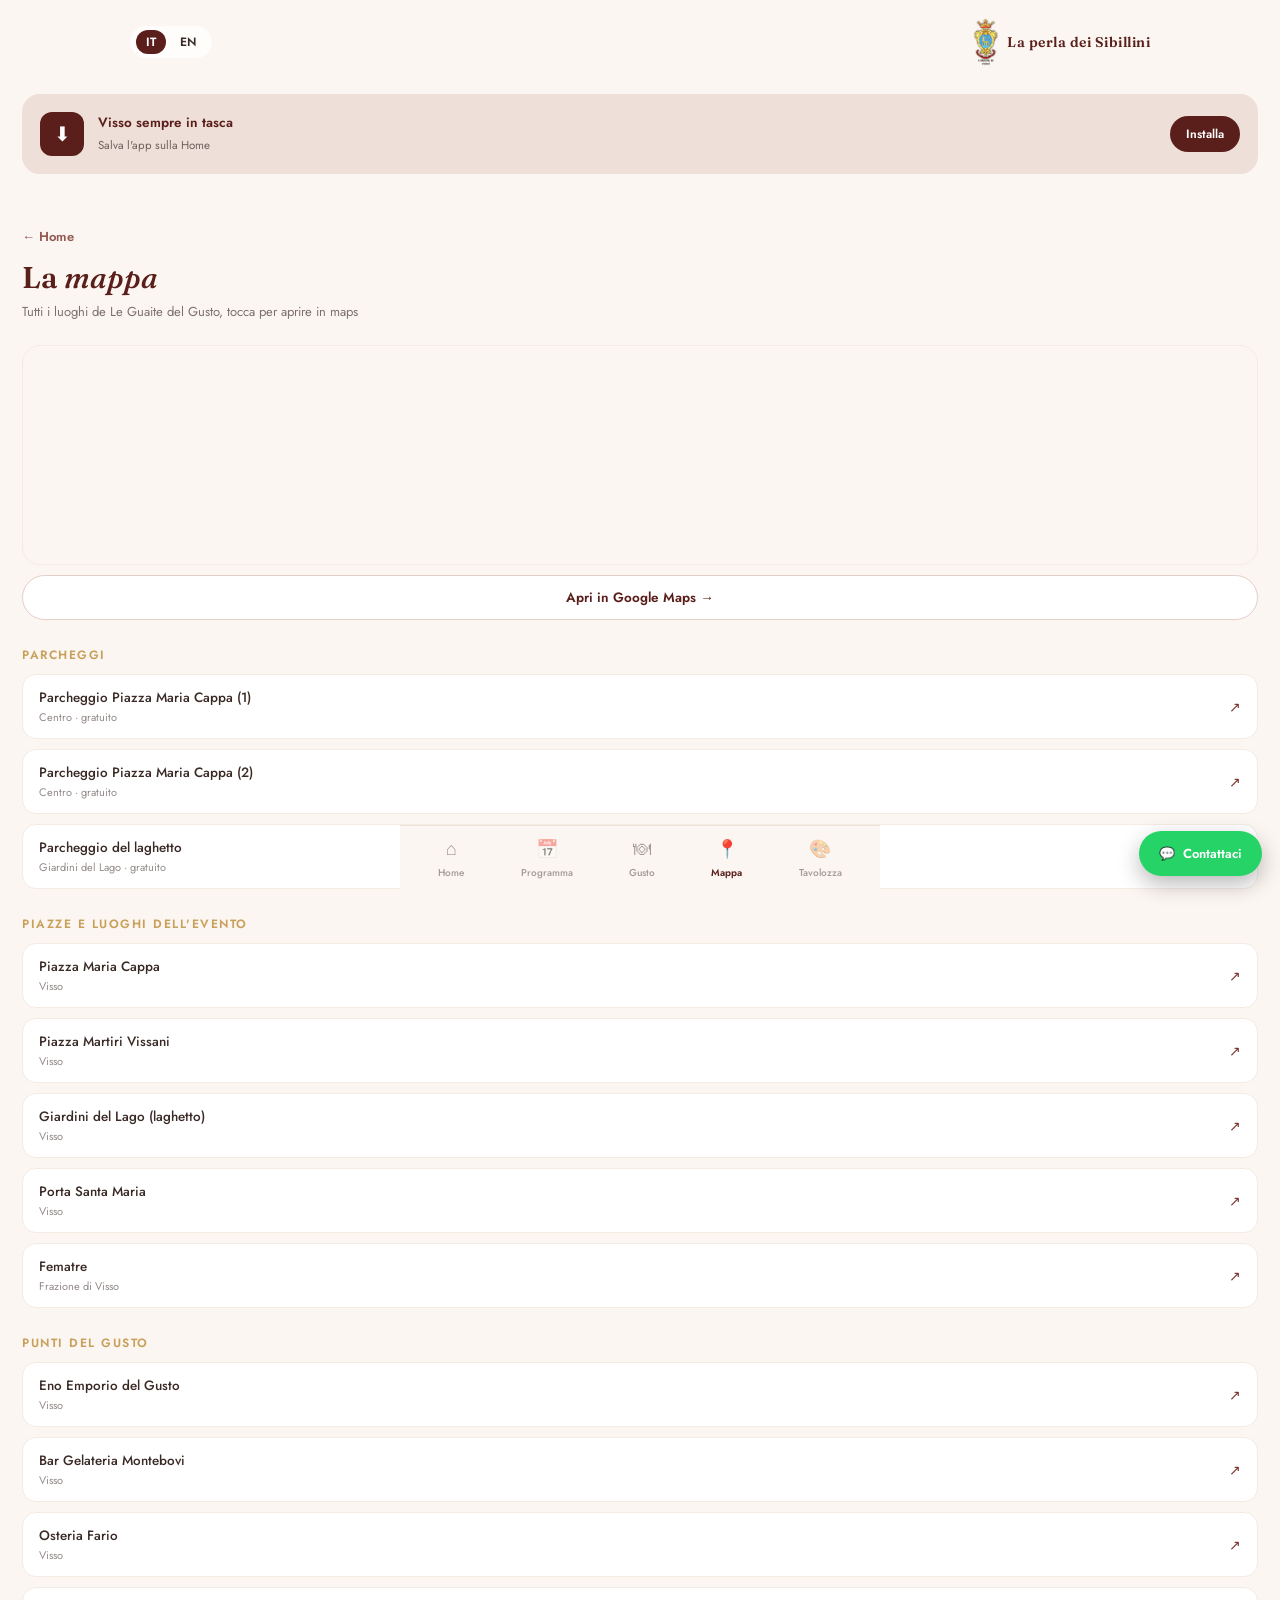
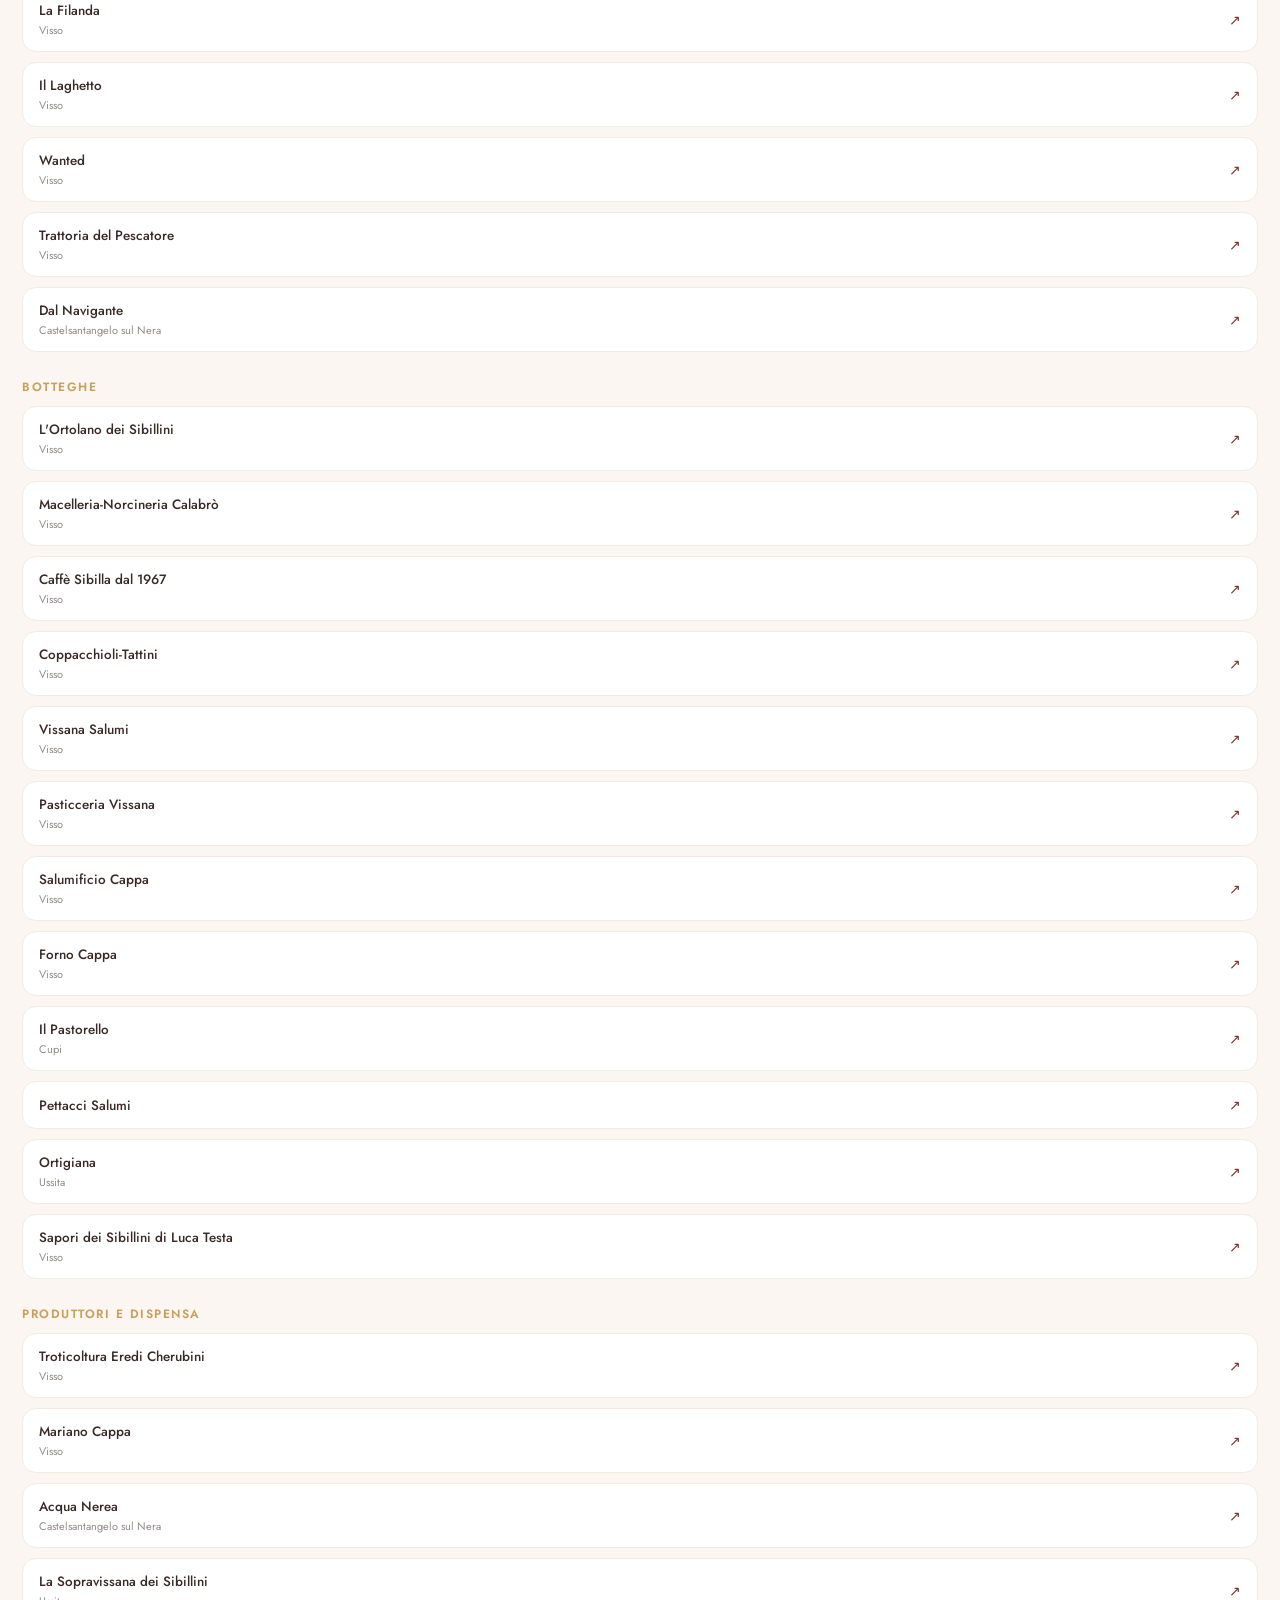
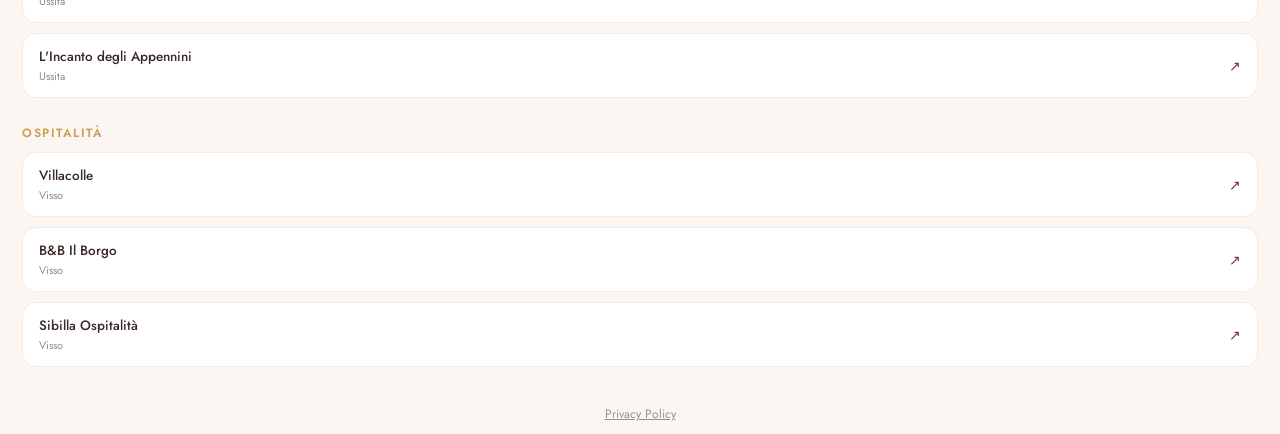
<file: pages/mappa.html>
<!DOCTYPE html>
<html lang="it">
<head>
  <meta charset="UTF-8">
  <meta name="viewport" content="width=device-width, initial-scale=1.0">
  <meta name="theme-color" content="#5A1F1B">
  <title>Mappa — Le Guaite del Gusto</title>
  <meta name="description" content="Tutti i luoghi de Le Guaite del Gusto a Visso su mappa, con indicazioni stradali dirette.">
  <meta property="og:type" content="website">
  <meta property="og:locale" content="it_IT">
  <meta property="og:title" content="La mappa — Le Guaite del Gusto">
  <meta property="og:description" content="Tutti i luoghi de Le Guaite del Gusto a Visso su mappa, con indicazioni stradali dirette.">
  <meta property="og:image" content="../images/hero.png">
  <meta name="twitter:card" content="summary_large_image">
  <link rel="icon" type="image/png" href="../images/favicon.png">
  <link rel="apple-touch-icon" href="../images/apple-touch-icon.png">
  <link rel="manifest" href="../manifest.json">
  <link rel="stylesheet" href="../css/fonts.css">
  <link rel="stylesheet" href="../css/style.css">
</head>
<body>

  <!-- TOP BAR -->
  <header class="topbar">
    <div class="lang-switch">
      <span class="active" onclick="setLang('it')">IT</span>
      <span onclick="setLang('en')">EN</span>
    </div>
    <div class="logo-block">
      <img src="../images/logo-visso.png" alt="Comune di Visso" class="logo-crest">
      <span class="logo-text serif">La perla dei Sibillini</span>
    </div>
  </header>

  <!-- INSTALL BANNER -->
  <div class="install-banner" id="installBanner">
    <div class="install-icon">⬇</div>
    <div class="install-text">
      <strong data-it="Visso sempre in tasca" data-en="Visso always with you">Visso sempre in tasca</strong>
      <span data-it="Salva l'app sulla Home" data-en="Save the app to your Home">Salva l'app sulla Home</span>
    </div>
    <button onclick="installApp()" data-it="Installa" data-en="Install">Installa</button>
  </div>

  <!-- PAGE HEADER -->
  <div class="page-header">
    <a href="../index.html" class="back-link" data-it="← Home" data-en="← Home">← Home</a>
    <h1 class="serif"><span data-it="La" data-en="The">La</span> <em data-it="mappa" data-en="map">mappa</em></h1>
    <p class="section-sub" data-it="Tutti i luoghi de Le Guaite del Gusto, tocca per aprire in maps" data-en="All the places of Le Guaite del Gusto, tap to open in maps">Tutti i luoghi de Le Guaite del Gusto, tocca per aprire in maps</p>
  </div>

  <section class="section" style="padding-top: 8px;">

    <div class="map-embed">
      <iframe src="https://www.openstreetmap.org/export/embed.html?bbox=13.045%2C42.905%2C13.135%2C42.960&layer=mapnik&marker=42.9312%2C13.0885" loading="lazy" title="Visso"></iframe>
    </div>
    <a class="see-all" style="margin-top: 10px;" href="https://www.google.com/maps/search/?api=1&query=Visso+MC" target="_blank" rel="noopener" data-it="Apri in Google Maps →" data-en="Open in Google Maps →">Apri in Google Maps →</a>

    <!-- PARCHEGGI -->
    <div class="map-cat-title" data-it="Parcheggi" data-en="Parking">Parcheggi</div>

    <a class="map-item" href="https://www.google.com/maps/dir/?api=1&destination=42.932626,13.083160" target="_blank" rel="noopener">
      <div class="map-item-text"><span class="map-item-name" data-it="Parcheggio Piazza Maria Cappa (1)" data-en="Piazza Maria Cappa car park (1)">Parcheggio Piazza Maria Cappa (1)</span><span class="map-item-place" data-it="Centro · gratuito" data-en="Town centre · free">Centro · gratuito</span></div>
      <span class="map-item-arrow">↗</span>
    </a>
    <a class="map-item" href="https://www.google.com/maps/dir/?api=1&destination=42.932437,13.081776" target="_blank" rel="noopener">
      <div class="map-item-text"><span class="map-item-name" data-it="Parcheggio Piazza Maria Cappa (2)" data-en="Piazza Maria Cappa car park (2)">Parcheggio Piazza Maria Cappa (2)</span><span class="map-item-place" data-it="Centro · gratuito" data-en="Town centre · free">Centro · gratuito</span></div>
      <span class="map-item-arrow">↗</span>
    </a>
    <a class="map-item" href="https://www.google.com/maps/dir/?api=1&destination=42.929616,13.086175" target="_blank" rel="noopener">
      <div class="map-item-text"><span class="map-item-name" data-it="Parcheggio del laghetto" data-en="Lakeside car park">Parcheggio del laghetto</span><span class="map-item-place" data-it="Giardini del Lago · gratuito" data-en="Giardini del Lago · free">Giardini del Lago · gratuito</span></div>
      <span class="map-item-arrow">↗</span>
    </a>

    <!-- PIAZZE E LUOGHI DELL'EVENTO -->
    <div class="map-cat-title" data-it="Piazze e luoghi dell'evento" data-en="Squares and event venues">Piazze e luoghi dell'evento</div>

    <a class="map-item" href="https://www.google.com/maps/search/?api=1&query=Piazza+Maria+Cappa+Visso" target="_blank" rel="noopener">
      <div class="map-item-text"><span class="map-item-name">Piazza Maria Cappa</span><span class="map-item-place">Visso</span></div>
      <span class="map-item-arrow">↗</span>
    </a>
    <a class="map-item" href="https://www.google.com/maps/search/?api=1&query=Piazza+Martiri+Vissani+Visso" target="_blank" rel="noopener">
      <div class="map-item-text"><span class="map-item-name">Piazza Martiri Vissani</span><span class="map-item-place">Visso</span></div>
      <span class="map-item-arrow">↗</span>
    </a>
    <a class="map-item" href="https://www.google.com/maps/search/?api=1&query=Giardini+del+Lago+Visso" target="_blank" rel="noopener">
      <div class="map-item-text"><span class="map-item-name" data-it="Giardini del Lago (laghetto)" data-en="Giardini del Lago (lake)">Giardini del Lago (laghetto)</span><span class="map-item-place">Visso</span></div>
      <span class="map-item-arrow">↗</span>
    </a>
    <a class="map-item" href="https://www.google.com/maps/search/?api=1&query=Porta+Santa+Maria+Visso" target="_blank" rel="noopener">
      <div class="map-item-text"><span class="map-item-name">Porta Santa Maria</span><span class="map-item-place">Visso</span></div>
      <span class="map-item-arrow">↗</span>
    </a>
    <a class="map-item" href="https://www.google.com/maps/search/?api=1&query=Fematre+Visso" target="_blank" rel="noopener">
      <div class="map-item-text"><span class="map-item-name">Fematre</span><span class="map-item-place" data-it="Frazione di Visso" data-en="Hamlet of Visso">Frazione di Visso</span></div>
      <span class="map-item-arrow">↗</span>
    </a>

    <!-- PUNTI DEL GUSTO -->
    <div class="map-cat-title" data-it="Punti del gusto" data-en="Flavour spots">Punti del gusto</div>

    <a class="map-item" href="https://www.google.com/maps/search/?api=1&query=Eno+Emporio+del+Gusto+Visso" target="_blank" rel="noopener">
      <div class="map-item-text"><span class="map-item-name">Eno Emporio del Gusto</span><span class="map-item-place">Visso</span></div>
      <span class="map-item-arrow">↗</span>
    </a>
    <a class="map-item" href="https://www.google.com/maps/search/?api=1&query=Bar+Gelateria+Montebovi+Visso" target="_blank" rel="noopener">
      <div class="map-item-text"><span class="map-item-name">Bar Gelateria Montebovi</span><span class="map-item-place">Visso</span></div>
      <span class="map-item-arrow">↗</span>
    </a>
    <a class="map-item" href="https://www.google.com/maps/search/?api=1&query=Osteria+Fario+Visso" target="_blank" rel="noopener">
      <div class="map-item-text"><span class="map-item-name">Osteria Fario</span><span class="map-item-place">Visso</span></div>
      <span class="map-item-arrow">↗</span>
    </a>
    <a class="map-item" href="https://www.google.com/maps/search/?api=1&query=La+Filanda+Visso" target="_blank" rel="noopener">
      <div class="map-item-text"><span class="map-item-name">La Filanda</span><span class="map-item-place">Visso</span></div>
      <span class="map-item-arrow">↗</span>
    </a>
    <a class="map-item" href="https://www.google.com/maps/search/?api=1&query=Il+Laghetto+ristorante+Visso" target="_blank" rel="noopener">
      <div class="map-item-text"><span class="map-item-name">Il Laghetto</span><span class="map-item-place">Visso</span></div>
      <span class="map-item-arrow">↗</span>
    </a>
    <a class="map-item" href="https://www.google.com/maps/search/?api=1&query=Wanted+ristorante+Visso" target="_blank" rel="noopener">
      <div class="map-item-text"><span class="map-item-name">Wanted</span><span class="map-item-place">Visso</span></div>
      <span class="map-item-arrow">↗</span>
    </a>
    <a class="map-item" href="https://www.google.com/maps/search/?api=1&query=Trattoria+del+Pescatore+Visso" target="_blank" rel="noopener">
      <div class="map-item-text"><span class="map-item-name">Trattoria del Pescatore</span><span class="map-item-place">Visso</span></div>
      <span class="map-item-arrow">↗</span>
    </a>
    <a class="map-item" href="https://www.google.com/maps/search/?api=1&query=Dal+Navigante+Castelsantangelo+sul+Nera" target="_blank" rel="noopener">
      <div class="map-item-text"><span class="map-item-name">Dal Navigante</span><span class="map-item-place">Castelsantangelo sul Nera</span></div>
      <span class="map-item-arrow">↗</span>
    </a>

    <!-- BOTTEGHE -->
    <div class="map-cat-title" data-it="Botteghe" data-en="Shops">Botteghe</div>

    <a class="map-item" href="https://www.google.com/maps/search/?api=1&query=L%27Ortolano+dei+Sibillini+Visso" target="_blank" rel="noopener">
      <div class="map-item-text"><span class="map-item-name">L'Ortolano dei Sibillini</span><span class="map-item-place">Visso</span></div>
      <span class="map-item-arrow">↗</span>
    </a>
    <a class="map-item" href="https://www.google.com/maps/search/?api=1&query=Macelleria+Norcineria+Calabro+Visso" target="_blank" rel="noopener">
      <div class="map-item-text"><span class="map-item-name">Macelleria-Norcineria Calabrò</span><span class="map-item-place">Visso</span></div>
      <span class="map-item-arrow">↗</span>
    </a>
    <a class="map-item" href="https://www.google.com/maps/search/?api=1&query=Caffe+Sibilla+dal+1967+Visso" target="_blank" rel="noopener">
      <div class="map-item-text"><span class="map-item-name">Caffè Sibilla dal 1967</span><span class="map-item-place">Visso</span></div>
      <span class="map-item-arrow">↗</span>
    </a>
    <a class="map-item" href="https://www.google.com/maps/search/?api=1&query=Coppacchioli+Tattini+Visso" target="_blank" rel="noopener">
      <div class="map-item-text"><span class="map-item-name">Coppacchioli-Tattini</span><span class="map-item-place">Visso</span></div>
      <span class="map-item-arrow">↗</span>
    </a>
    <a class="map-item" href="https://www.google.com/maps/search/?api=1&query=Vissana+Salumi+Visso" target="_blank" rel="noopener">
      <div class="map-item-text"><span class="map-item-name">Vissana Salumi</span><span class="map-item-place">Visso</span></div>
      <span class="map-item-arrow">↗</span>
    </a>
    <a class="map-item" href="https://www.google.com/maps/search/?api=1&query=Pasticceria+Vissana+Visso" target="_blank" rel="noopener">
      <div class="map-item-text"><span class="map-item-name">Pasticceria Vissana</span><span class="map-item-place">Visso</span></div>
      <span class="map-item-arrow">↗</span>
    </a>
    <a class="map-item" href="https://www.google.com/maps/search/?api=1&query=Salumificio+Cappa+Visso" target="_blank" rel="noopener">
      <div class="map-item-text"><span class="map-item-name">Salumificio Cappa</span><span class="map-item-place">Visso</span></div>
      <span class="map-item-arrow">↗</span>
    </a>
    <a class="map-item" href="https://www.google.com/maps/search/?api=1&query=Forno+Cappa+Visso" target="_blank" rel="noopener">
      <div class="map-item-text"><span class="map-item-name">Forno Cappa</span><span class="map-item-place">Visso</span></div>
      <span class="map-item-arrow">↗</span>
    </a>
    <a class="map-item" href="https://www.google.com/maps/search/?api=1&query=Il+Pastorello+Cupi+Visso" target="_blank" rel="noopener">
      <div class="map-item-text"><span class="map-item-name">Il Pastorello</span><span class="map-item-place">Cupi</span></div>
      <span class="map-item-arrow">↗</span>
    </a>
    <a class="map-item" href="https://www.google.com/maps/search/?api=1&query=Pettacci+Salumi" target="_blank" rel="noopener">
      <div class="map-item-text"><span class="map-item-name">Pettacci Salumi</span></div>
      <span class="map-item-arrow">↗</span>
    </a>
    <a class="map-item" href="https://www.google.com/maps/search/?api=1&query=Ortigiana+Ussita" target="_blank" rel="noopener">
      <div class="map-item-text"><span class="map-item-name">Ortigiana</span><span class="map-item-place">Ussita</span></div>
      <span class="map-item-arrow">↗</span>
    </a>
    <a class="map-item" href="https://www.google.com/maps/search/?api=1&query=Azienda+Agricola+Sapori+dei+Sibillini+Luca+Testa+Visso" target="_blank" rel="noopener">
      <div class="map-item-text"><span class="map-item-name" data-it="Sapori dei Sibillini di Luca Testa" data-en="Sapori dei Sibillini di Luca Testa">Sapori dei Sibillini di Luca Testa</span><span class="map-item-place">Visso</span></div>
      <span class="map-item-arrow">↗</span>
    </a>

    <!-- PRODUTTORI E TAVOLOZZA -->
    <div class="map-cat-title" data-it="Produttori e dispensa" data-en="Producers and pantry">Produttori e dispensa</div>

    <a class="map-item" href="https://www.google.com/maps/search/?api=1&query=Troticoltura+Eredi+Cherubini+Visso" target="_blank" rel="noopener">
      <div class="map-item-text"><span class="map-item-name">Troticoltura Eredi Cherubini</span><span class="map-item-place">Visso</span></div>
      <span class="map-item-arrow">↗</span>
    </a>
    <a class="map-item" href="https://www.google.com/maps/search/?api=1&query=42.929382,13.085492" target="_blank" rel="noopener">
      <div class="map-item-text"><span class="map-item-name">Mariano Cappa</span><span class="map-item-place">Visso</span></div>
      <span class="map-item-arrow">↗</span>
    </a>
    <a class="map-item" href="https://www.google.com/maps/search/?api=1&query=Acqua+Nerea+Castelsantangelo+sul+Nera" target="_blank" rel="noopener">
      <div class="map-item-text"><span class="map-item-name">Acqua Nerea</span><span class="map-item-place">Castelsantangelo sul Nera</span></div>
      <span class="map-item-arrow">↗</span>
    </a>
    <a class="map-item" href="https://www.google.com/maps/search/?api=1&query=La+Sopravissana+dei+Sibillini+Ussita" target="_blank" rel="noopener">
      <div class="map-item-text"><span class="map-item-name">La Sopravissana dei Sibillini</span><span class="map-item-place">Ussita</span></div>
      <span class="map-item-arrow">↗</span>
    </a>
    <a class="map-item" href="https://www.google.com/maps/search/?api=1&query=L%27Incanto+degli+Appennini+Ussita" target="_blank" rel="noopener">
      <div class="map-item-text"><span class="map-item-name">L'Incanto degli Appennini</span><span class="map-item-place">Ussita</span></div>
      <span class="map-item-arrow">↗</span>
    </a>

    <!-- OSPITALITÀ -->
    <div class="map-cat-title" data-it="Ospitalità" data-en="Where to stay">Ospitalità</div>

    <a class="map-item" href="https://www.google.com/maps/search/?api=1&query=Villacolle+Visso" target="_blank" rel="noopener">
      <div class="map-item-text"><span class="map-item-name">Villacolle</span><span class="map-item-place">Visso</span></div>
      <span class="map-item-arrow">↗</span>
    </a>
    <a class="map-item" href="https://www.google.com/maps/search/?api=1&query=B%26B+Il+Borgo+Visso" target="_blank" rel="noopener">
      <div class="map-item-text"><span class="map-item-name">B&B Il Borgo</span><span class="map-item-place">Visso</span></div>
      <span class="map-item-arrow">↗</span>
    </a>
    <a class="map-item" href="https://www.google.com/maps/search/?api=1&query=Sibilla+Ospitalita+Visso" target="_blank" rel="noopener">
      <div class="map-item-text"><span class="map-item-name">Sibilla Ospitalità</span><span class="map-item-place">Visso</span></div>
      <span class="map-item-arrow">↗</span>
    </a>

  </section>

  <div class="mobile-footer">
    <a href="https://tipicita.it/privacy.php" target="_blank" rel="noopener" data-it="Privacy Policy" data-en="Privacy Policy">Privacy Policy</a>
  </div>

  <!-- BOTTOM NAV -->
  <nav class="bottom-nav">
    <a href="../index.html" class="nav-item">
      <span class="nav-icon">⌂</span>
      <span data-it="Home" data-en="Home">Home</span>
    </a>
    <a href="programma.html" class="nav-item">
      <span class="nav-icon">📅</span>
      <span data-it="Programma" data-en="Schedule">Programma</span>
    </a>
    <a href="gusto.html" class="nav-item">
      <span class="nav-icon">🍽</span>
      <span data-it="Gusto" data-en="Food">Gusto</span>
    </a>
    <a href="mappa.html" class="nav-item active">
      <span class="nav-icon">📍</span>
      <span data-it="Mappa" data-en="Map">Mappa</span>
    </a>
    <a href="tavolozza.html" class="nav-item">
      <span class="nav-icon">🎨</span>
      <span data-it="Tavolozza" data-en="Flavours">Tavolozza</span>
    </a>
  </nav>

  <!-- CONTATTACI -->
  <button class="contact-fab" onclick="contactWhatsApp()" aria-label="Contattaci su WhatsApp">
    💬 <span data-it="Contattaci" data-en="Contact us">Contattaci</span>
  </button>

  <script src="../js/main.js"></script>
</body>
</html>
</file>
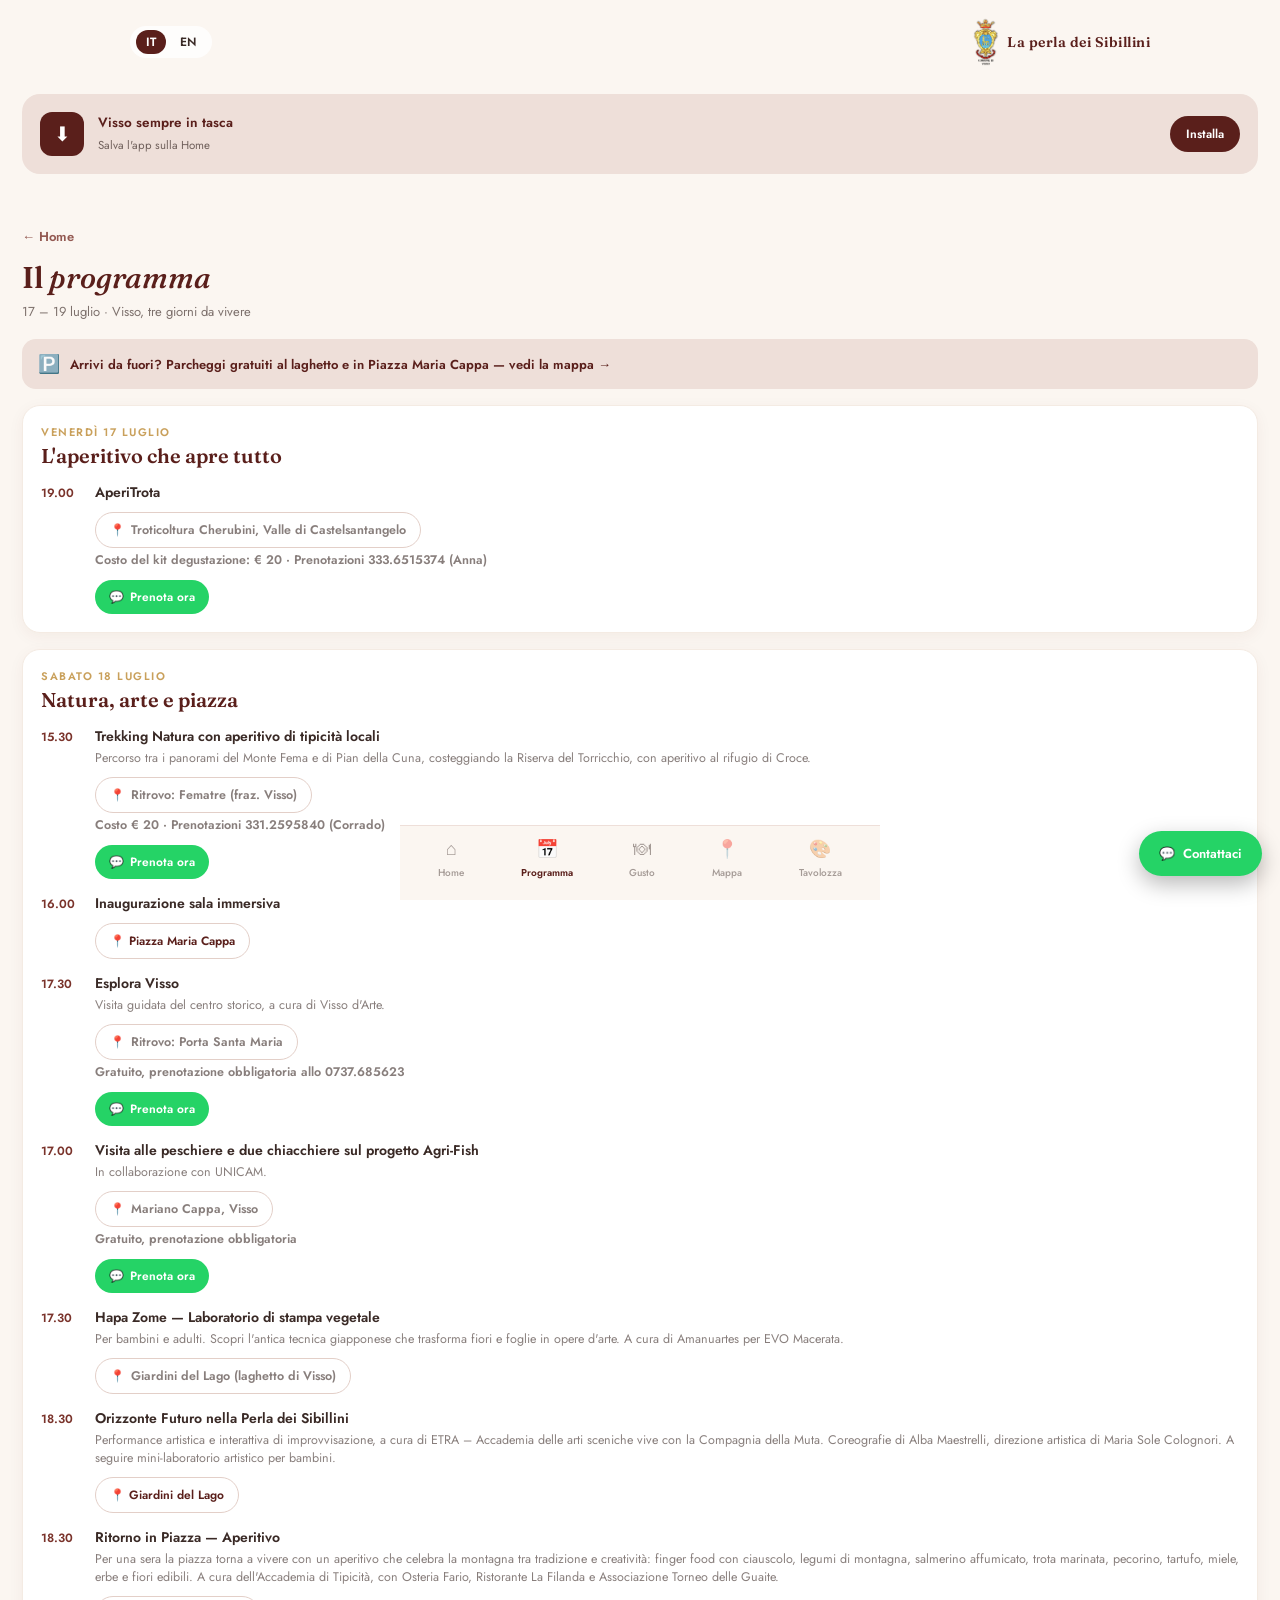
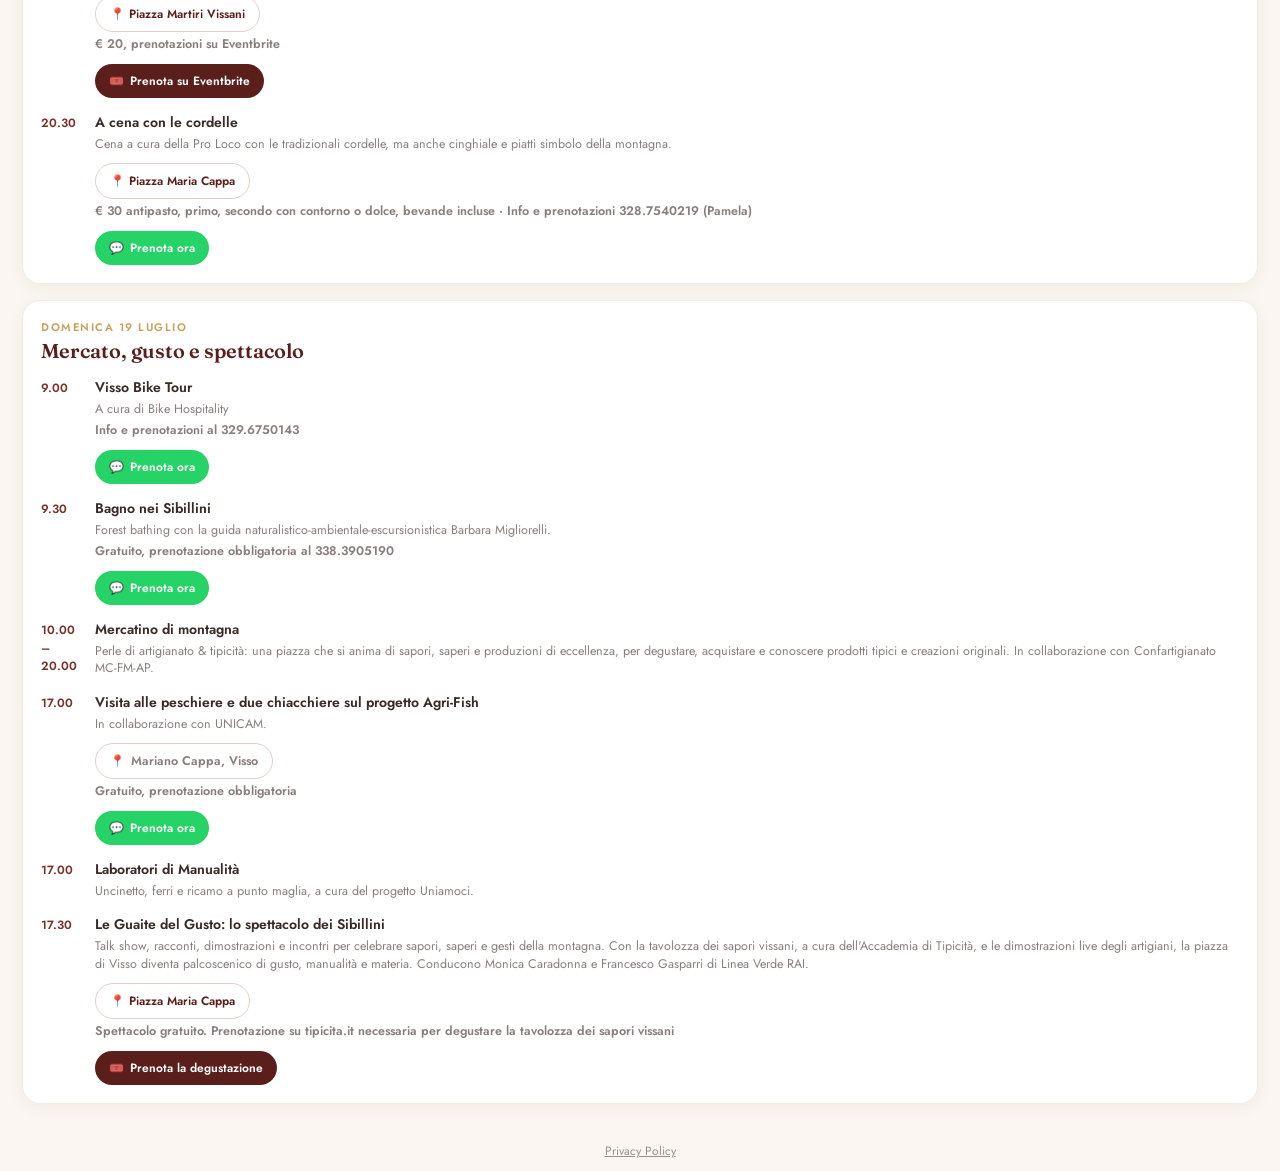
<file: pages/programma.html>
<!DOCTYPE html>
<html lang="it">
<head>
  <meta charset="UTF-8">
  <meta name="viewport" content="width=device-width, initial-scale=1.0">
  <meta name="theme-color" content="#5A1F1B">
  <title>Programma — Le Guaite del Gusto</title>
  <meta name="description" content="Il programma completo di Le Guaite del Gusto a Visso: eventi, orari e prenotazioni dal 17 al 19 luglio.">
  <meta property="og:type" content="website">
  <meta property="og:locale" content="it_IT">
  <meta property="og:title" content="Programma — Le Guaite del Gusto">
  <meta property="og:description" content="Il programma completo di Le Guaite del Gusto a Visso: eventi, orari e prenotazioni dal 17 al 19 luglio.">
  <meta property="og:image" content="../images/hero.png">
  <meta name="twitter:card" content="summary_large_image">
  <link rel="icon" type="image/png" href="../images/favicon.png">
  <link rel="apple-touch-icon" href="../images/apple-touch-icon.png">
  <link rel="manifest" href="../manifest.json">
  <link rel="stylesheet" href="../css/fonts.css">
  <link rel="stylesheet" href="../css/style.css">
</head>
<body>

  <!-- TOP BAR -->
  <header class="topbar">
    <div class="lang-switch">
      <span class="active" onclick="setLang('it')">IT</span>
      <span onclick="setLang('en')">EN</span>
    </div>
    <div class="logo-block">
      <img src="../images/logo-visso.png" alt="Comune di Visso" class="logo-crest">
      <span class="logo-text serif">La perla dei Sibillini</span>
    </div>
  </header>

  <!-- INSTALL BANNER -->
  <div class="install-banner" id="installBanner">
    <div class="install-icon">⬇</div>
    <div class="install-text">
      <strong data-it="Visso sempre in tasca" data-en="Visso always with you">Visso sempre in tasca</strong>
      <span data-it="Salva l'app sulla Home" data-en="Save the app to your Home">Salva l'app sulla Home</span>
    </div>
    <button onclick="installApp()" data-it="Installa" data-en="Install">Installa</button>
  </div>

  <!-- PAGE HEADER -->
  <div class="page-header">
    <a href="../index.html" class="back-link" data-it="← Home" data-en="← Home">← Home</a>
    <h1 class="serif"><span data-it="Il" data-en="The">Il</span> <em data-it="programma" data-en="programme">programma</em></h1>
    <p class="section-sub" data-it="17 – 19 luglio · Visso, tre giorni da vivere" data-en="17 – 19 July · Visso, three days to experience">17 – 19 luglio · Visso, tre giorni da vivere</p>
  </div>

  <section class="section" style="padding-top: 8px;">

    <!-- PARCHEGGI · NOTA -->
    <a href="mappa.html" style="display:flex; align-items:center; gap:10px; margin:4px 0; padding:13px 16px; background:var(--blush-soft); border-radius:14px; color:var(--maroon); text-decoration:none; font-size:13px; font-weight:600; line-height:1.35;">
      <span style="font-size:18px;">🅿️</span>
      <span data-it="Arrivi da fuori? Parcheggi gratuiti al laghetto e in Piazza Maria Cappa — vedi la mappa →" data-en="Coming from out of town? Free parking at the lake and Piazza Maria Cappa — see the map →">Arrivi da fuori? Parcheggi gratuiti al laghetto e in Piazza Maria Cappa — vedi la mappa →</span>
    </a>

    <!-- VENERDÌ -->
    <div class="day-card">
      <div class="day-label">Venerdì 17 luglio</div>
      <div class="day-title serif" data-it="L'aperitivo che apre tutto" data-en="The aperitivo that kicks it all off">L'aperitivo che apre tutto</div>

      <div class="event-row">
        <span class="event-time">19.00</span>
        <div class="event-text">
          <strong>AperiTrota</strong>
          <a class="venue-directions" href="https://www.google.com/maps/dir/?api=1&destination=Troticoltura+Eredi+Cherubini+Visso" target="_blank" rel="noopener">📍 <span data-it="Troticoltura Cherubini, Valle di Castelsantangelo" data-en="Troticoltura Cherubini, Valle di Castelsantangelo">Troticoltura Cherubini, Valle di Castelsantangelo</span></a>
          <span class="event-meta" data-it="Costo del kit degustazione: € 20 · Prenotazioni 333.6515374 (Anna)" data-en="Tasting kit cost: € 20 · Bookings 333.6515374 (Anna)">Costo del kit degustazione: € 20 · Prenotazioni 333.6515374 (Anna)</span>
          <a class="book-btn" href="https://wa.me/393336515374?text=Ciao%20Anna%2C%20vorrei%20partecipare%20all'aperitrota" target="_blank" rel="noopener">💬 <span data-it="Prenota ora" data-en="Book now">Prenota ora</span></a>
        </div>
      </div>
    </div>

    <!-- SABATO -->
    <div class="day-card">
      <div class="day-label">Sabato 18 luglio</div>
      <div class="day-title serif" data-it="Natura, arte e piazza" data-en="Nature, art and the piazza">Natura, arte e piazza</div>

      <div class="event-row">
        <span class="event-time">15.30</span>
        <div class="event-text">
          <strong data-it="Trekking Natura con aperitivo di tipicità locali" data-en="Nature trek with a local specialties aperitivo">Trekking Natura con aperitivo di tipicità locali</strong>
          <span class="event-desc" data-it="Percorso tra i panorami del Monte Fema e di Pian della Cuna, costeggiando la Riserva del Torricchio, con aperitivo al rifugio di Croce." data-en="A route through the views of Monte Fema and Pian della Cuna, alongside the Torricchio Reserve, with an aperitivo at the Croce refuge.">Percorso tra i panorami del Monte Fema e di Pian della Cuna, costeggiando la Riserva del Torricchio, con aperitivo al rifugio di Croce.</span>
          <a class="venue-directions" href="https://www.google.com/maps/dir/?api=1&destination=Fematre+Visso" target="_blank" rel="noopener">📍 <span data-it="Ritrovo: Fematre (fraz. Visso)" data-en="Meeting point: Fematre (Visso hamlet)">Ritrovo: Fematre (fraz. Visso)</span></a>
          <span class="event-meta" data-it="Costo € 20 · Prenotazioni 331.2595840 (Corrado)" data-en="Cost € 20 · Bookings 331.2595840 (Corrado)">Costo € 20 · Prenotazioni 331.2595840 (Corrado)</span>
          <a class="book-btn" href="https://wa.me/393312595840?text=Ciao%20Corrado%2C%20vorrei%20partecipare%20al%20trekking" target="_blank" rel="noopener">💬 <span data-it="Prenota ora" data-en="Book now">Prenota ora</span></a>
        </div>
      </div>

      <div class="event-row">
        <span class="event-time">16.00</span>
        <div class="event-text">
          <strong data-it="Inaugurazione sala immersiva" data-en="Immersive room inauguration">Inaugurazione sala immersiva</strong>
          <a class="venue-directions" href="https://www.google.com/maps/dir/?api=1&destination=Piazza+Maria+Cappa+Visso" target="_blank" rel="noopener">📍 Piazza Maria Cappa</a>
        </div>
      </div>

      <div class="event-row">
        <span class="event-time">17.30</span>
        <div class="event-text">
          <strong data-it="Esplora Visso" data-en="Explore Visso">Esplora Visso</strong>
          <span class="event-desc" data-it="Visita guidata del centro storico, a cura di Visso d'Arte." data-en="Guided tour of the historic centre, hosted by Visso d'Arte.">Visita guidata del centro storico, a cura di Visso d'Arte.</span>
          <a class="venue-directions" href="https://www.google.com/maps/dir/?api=1&destination=Porta+Santa+Maria+Visso" target="_blank" rel="noopener">📍 <span data-it="Ritrovo: Porta Santa Maria" data-en="Meeting point: Porta Santa Maria">Ritrovo: Porta Santa Maria</span></a>
          <span class="event-meta" data-it="Gratuito, prenotazione obbligatoria allo 0737.685623" data-en="Free, booking required on 0737.685623">Gratuito, prenotazione obbligatoria allo 0737.685623</span>
          <a class="book-btn" href="https://wa.me/390737685623?text=Vorrei%20prenotare%20la%20visita%20guidata%20Esplora%20Visso" target="_blank" rel="noopener">💬 <span data-it="Prenota ora" data-en="Book now">Prenota ora</span></a>
        </div>
      </div>

      <div class="event-row">
        <span class="event-time">17.00</span>
        <div class="event-text">
          <strong data-it="Visita alle peschiere e due chiacchiere sul progetto Agri-Fish" data-en="Fish pond visit and a chat about the Agri-Fish project">Visita alle peschiere e due chiacchiere sul progetto Agri-Fish</strong>
          <span class="event-desc" data-it="In collaborazione con UNICAM." data-en="In collaboration with UNICAM.">In collaborazione con UNICAM.</span>
          <a class="venue-directions" href="https://www.google.com/maps/dir/?api=1&destination=42.929382,13.085492" target="_blank" rel="noopener">📍 <span data-it="Mariano Cappa, Visso" data-en="Mariano Cappa, Visso">Mariano Cappa, Visso</span></a>
          <span class="event-meta" data-it="Gratuito, prenotazione obbligatoria" data-en="Free, booking required">Gratuito, prenotazione obbligatoria</span>
          <a class="book-btn" href="https://wa.me/390737685623?text=Vorrei%20prenotare%20la%20visita%20alle%20peschiere%20e%20la%20chiacchierata%20sul%20progetto%20Agri-Fish" target="_blank" rel="noopener">💬 <span data-it="Prenota ora" data-en="Book now">Prenota ora</span></a>
        </div>
      </div>

      <div class="event-row">
        <span class="event-time">17.30</span>
        <div class="event-text">
          <strong data-it="Hapa Zome — Laboratorio di stampa vegetale" data-en="Hapa Zome — Plant printing workshop">Hapa Zome — Laboratorio di stampa vegetale</strong>
          <span class="event-desc" data-it="Per bambini e adulti. Scopri l'antica tecnica giapponese che trasforma fiori e foglie in opere d'arte. A cura di Amanuartes per EVO Macerata." data-en="For children and adults. Discover the ancient Japanese technique that turns flowers and leaves into artworks. Hosted by Amanuartes for EVO Macerata.">Per bambini e adulti. Scopri l'antica tecnica giapponese che trasforma fiori e foglie in opere d'arte. A cura di Amanuartes per EVO Macerata.</span>
          <a class="venue-directions" href="https://www.google.com/maps/dir/?api=1&destination=Giardini+del+Lago+Visso" target="_blank" rel="noopener">📍 <span data-it="Giardini del Lago (laghetto di Visso)" data-en="Giardini del Lago (Visso's small lake)">Giardini del Lago (laghetto di Visso)</span></a>
        </div>
      </div>

      <div class="event-row">
        <span class="event-time">18.30</span>
        <div class="event-text">
          <strong data-it="Orizzonte Futuro nella Perla dei Sibillini" data-en="Future Horizon in the Pearl of the Sibillini">Orizzonte Futuro nella Perla dei Sibillini</strong>
          <span class="event-desc" data-it="Performance artistica e interattiva di improvvisazione, a cura di ETRA – Accademia delle arti sceniche vive con la Compagnia della Muta. Coreografie di Alba Maestrelli, direzione artistica di Maria Sole Colognori. A seguire mini-laboratorio artistico per bambini." data-en="An interactive improvisation art performance, by ETRA – Accademia delle arti sceniche vive with Compagnia della Muta. Choreography by Alba Maestrelli, artistic direction by Maria Sole Colognori. Followed by a mini art workshop for children.">Performance artistica e interattiva di improvvisazione, a cura di ETRA – Accademia delle arti sceniche vive con la Compagnia della Muta. Coreografie di Alba Maestrelli, direzione artistica di Maria Sole Colognori. A seguire mini-laboratorio artistico per bambini.</span>
          <a class="venue-directions" href="https://www.google.com/maps/dir/?api=1&destination=Giardini+del+Lago+Visso" target="_blank" rel="noopener">📍 Giardini del Lago</a>
        </div>
      </div>

      <div class="event-row">
        <span class="event-time">18.30</span>
        <div class="event-text">
          <strong data-it="Ritorno in Piazza — Aperitivo" data-en="Ritorno in Piazza — Aperitivo">Ritorno in Piazza — Aperitivo</strong>
          <span class="event-desc" data-it="Per una sera la piazza torna a vivere con un aperitivo che celebra la montagna tra tradizione e creatività: finger food con ciauscolo, legumi di montagna, salmerino affumicato, trota marinata, pecorino, tartufo, miele, erbe e fiori edibili. A cura dell'Accademia di Tipicità, con Osteria Fario, Ristorante La Filanda e Associazione Torneo delle Guaite." data-en="For one evening the piazza comes back to life with an aperitivo celebrating the mountain between tradition and creativity: finger food with ciauscolo, mountain legumes, smoked char, marinated trout, pecorino, truffle, honey, edible herbs and flowers. Hosted by Accademia di Tipicità, with Osteria Fario, Ristorante La Filanda and Associazione Torneo delle Guaite.">Per una sera la piazza torna a vivere con un aperitivo che celebra la montagna tra tradizione e creatività: finger food con ciauscolo, legumi di montagna, salmerino affumicato, trota marinata, pecorino, tartufo, miele, erbe e fiori edibili. A cura dell'Accademia di Tipicità, con Osteria Fario, Ristorante La Filanda e Associazione Torneo delle Guaite.</span>
          <a class="venue-directions" href="https://www.google.com/maps/dir/?api=1&destination=Piazza+Martiri+Vissani+Visso" target="_blank" rel="noopener">📍 Piazza Martiri Vissani</a>
          <span class="event-meta" data-it="€ 20, prenotazioni su Eventbrite" data-en="€ 20, bookings on Eventbrite">€ 20, prenotazioni su Eventbrite</span>
          <a class="book-btn ext" href="https://www.eventbrite.it/e/aperitivo-ritorno-in-piazza-tickets-1993142624243?aff=oddtdtcreator" target="_blank" rel="noopener">🎟️ <span data-it="Prenota su Eventbrite" data-en="Book on Eventbrite">Prenota su Eventbrite</span></a>
        </div>
      </div>

      <div class="event-row">
        <span class="event-time">20.30</span>
        <div class="event-text">
          <strong data-it="A cena con le cordelle" data-en="Dinner with cordelle">A cena con le cordelle</strong>
          <span class="event-desc" data-it="Cena a cura della Pro Loco con le tradizionali cordelle, ma anche cinghiale e piatti simbolo della montagna." data-en="Dinner by the Pro Loco with traditional cordelle pasta, plus wild boar and other mountain classics.">Cena a cura della Pro Loco con le tradizionali cordelle, ma anche cinghiale e piatti simbolo della montagna.</span>
          <a class="venue-directions" href="https://www.google.com/maps/dir/?api=1&destination=Piazza+Maria+Cappa+Visso" target="_blank" rel="noopener">📍 Piazza Maria Cappa</a>
          <span class="event-meta" data-it="€ 30 antipasto, primo, secondo con contorno o dolce, bevande incluse · Info e prenotazioni 328.7540219 (Pamela)" data-en="€ 30 starter, first course, main with side or dessert, drinks included · Info and bookings 328.7540219 (Pamela)">€ 30 antipasto, primo, secondo con contorno o dolce, bevande incluse · Info e prenotazioni 328.7540219 (Pamela)</span>
          <a class="book-btn" href="https://wa.me/393287540219?text=Ciao%20Pamela%2C%20vorrei%20partecipare%20alla%20cena%20con%20le%20cordelle" target="_blank" rel="noopener">💬 <span data-it="Prenota ora" data-en="Book now">Prenota ora</span></a>
        </div>
      </div>
    </div>

    <!-- DOMENICA -->
    <div class="day-card">
      <div class="day-label">Domenica 19 luglio</div>
      <div class="day-title serif" data-it="Mercato, gusto e spettacolo" data-en="Market, flavour and show">Mercato, gusto e spettacolo</div>

      <div class="event-row">
        <span class="event-time">9.00</span>
        <div class="event-text">
          <strong>Visso Bike Tour</strong>
          <span class="event-desc" data-it="A cura di Bike Hospitality" data-en="Hosted by Bike Hospitality">A cura di Bike Hospitality</span>
          <span class="event-meta" data-it="Info e prenotazioni al 329.6750143" data-en="Info and bookings on 329.6750143">Info e prenotazioni al 329.6750143</span>
          <a class="book-btn" href="https://wa.me/393296750143?text=Vorrei%20partecipare%20al%20Visso%20Bike%20Tour" target="_blank" rel="noopener">💬 <span data-it="Prenota ora" data-en="Book now">Prenota ora</span></a>
        </div>
      </div>

      <div class="event-row">
        <span class="event-time">9.30</span>
        <div class="event-text">
          <strong data-it="Bagno nei Sibillini" data-en="Forest bathing in the Sibillini">Bagno nei Sibillini</strong>
          <span class="event-desc" data-it="Forest bathing con la guida naturalistico-ambientale-escursionistica Barbara Migliorelli." data-en="Forest bathing with naturalistic-environmental hiking guide Barbara Migliorelli.">Forest bathing con la guida naturalistico-ambientale-escursionistica Barbara Migliorelli.</span>
          <span class="event-meta" data-it="Gratuito, prenotazione obbligatoria al 338.3905190" data-en="Free, booking required on 338.3905190">Gratuito, prenotazione obbligatoria al 338.3905190</span>
          <a class="book-btn" href="https://wa.me/393383905190?text=Ciao%20Barbara%2C%20vorrei%20partecipare%20al%20bagno%20nei%20Sibillini" target="_blank" rel="noopener">💬 <span data-it="Prenota ora" data-en="Book now">Prenota ora</span></a>
        </div>
      </div>

      <div class="event-row">
        <span class="event-time">10.00 – 20.00</span>
        <div class="event-text">
          <strong data-it="Mercatino di montagna" data-en="Mountain market">Mercatino di montagna</strong>
          <span class="event-desc" data-it="Perle di artigianato & tipicità: una piazza che si anima di sapori, saperi e produzioni di eccellenza, per degustare, acquistare e conoscere prodotti tipici e creazioni originali. In collaborazione con Confartigianato MC-FM-AP." data-en="Pearls of craft & local specialties: a piazza alive with flavours, know-how and excellent produce to taste, buy and discover. In collaboration with Confartigianato MC-FM-AP.">Perle di artigianato & tipicità: una piazza che si anima di sapori, saperi e produzioni di eccellenza, per degustare, acquistare e conoscere prodotti tipici e creazioni originali. In collaborazione con Confartigianato MC-FM-AP.</span>
        </div>
      </div>

      <div class="event-row">
        <span class="event-time">17.00</span>
        <div class="event-text">
          <strong data-it="Visita alle peschiere e due chiacchiere sul progetto Agri-Fish" data-en="Fish pond visit and a chat about the Agri-Fish project">Visita alle peschiere e due chiacchiere sul progetto Agri-Fish</strong>
          <span class="event-desc" data-it="In collaborazione con UNICAM." data-en="In collaboration with UNICAM.">In collaborazione con UNICAM.</span>
          <a class="venue-directions" href="https://www.google.com/maps/dir/?api=1&destination=42.929382,13.085492" target="_blank" rel="noopener">📍 <span data-it="Mariano Cappa, Visso" data-en="Mariano Cappa, Visso">Mariano Cappa, Visso</span></a>
          <span class="event-meta" data-it="Gratuito, prenotazione obbligatoria" data-en="Free, booking required">Gratuito, prenotazione obbligatoria</span>
          <a class="book-btn" href="https://wa.me/390737685623?text=Vorrei%20prenotare%20la%20visita%20alle%20peschiere%20e%20la%20chiacchierata%20sul%20progetto%20Agri-Fish" target="_blank" rel="noopener">💬 <span data-it="Prenota ora" data-en="Book now">Prenota ora</span></a>
        </div>
      </div>

      <div class="event-row">
        <span class="event-time">17.00</span>
        <div class="event-text">
          <strong data-it="Laboratori di Manualità" data-en="Handicraft workshops">Laboratori di Manualità</strong>
          <span class="event-desc" data-it="Uncinetto, ferri e ricamo a punto maglia, a cura del progetto Uniamoci." data-en="Crochet, knitting needles and embroidery, hosted by the Uniamoci project.">Uncinetto, ferri e ricamo a punto maglia, a cura del progetto Uniamoci.</span>
        </div>
      </div>

      <div class="event-row">
        <span class="event-time">17.30</span>
        <div class="event-text">
          <strong data-it="Le Guaite del Gusto: lo spettacolo dei Sibillini" data-en="Le Guaite del Gusto: the Sibillini show">Le Guaite del Gusto: lo spettacolo dei Sibillini</strong>
          <span class="event-desc" data-it="Talk show, racconti, dimostrazioni e incontri per celebrare sapori, saperi e gesti della montagna. Con la tavolozza dei sapori vissani, a cura dell'Accademia di Tipicità, e le dimostrazioni live degli artigiani, la piazza di Visso diventa palcoscenico di gusto, manualità e materia. Conducono Monica Caradonna e Francesco Gasparri di Linea Verde RAI." data-en="Talk show, stories, demonstrations and encounters celebrating the flavours, know-how and gestures of the mountain. With the palette of Visso flavours, hosted by Accademia di Tipicità, and live artisan demonstrations, Visso's piazza becomes a stage for flavour, craft and material. Hosted by Monica Caradonna and Francesco Gasparri of Linea Verde RAI.">Talk show, racconti, dimostrazioni e incontri per celebrare sapori, saperi e gesti della montagna. Con la tavolozza dei sapori vissani, a cura dell'Accademia di Tipicità, e le dimostrazioni live degli artigiani, la piazza di Visso diventa palcoscenico di gusto, manualità e materia. Conducono Monica Caradonna e Francesco Gasparri di Linea Verde RAI.</span>
          <a class="venue-directions" href="https://www.google.com/maps/dir/?api=1&destination=Piazza+Maria+Cappa+Visso" target="_blank" rel="noopener">📍 Piazza Maria Cappa</a>
          <span class="event-meta" data-it="Spettacolo gratuito. Prenotazione su tipicita.it necessaria per degustare la tavolozza dei sapori vissani" data-en="Free show. Booking on tipicita.it required to taste the Visso flavour palette">Spettacolo gratuito. Prenotazione su tipicita.it necessaria per degustare la tavolozza dei sapori vissani</span>
          <a class="book-btn ext" href="https://tipicita.it/dettaglio_attivita.php?idAttivita=959" target="_blank" rel="noopener">🎟️ <span data-it="Prenota la degustazione" data-en="Book the tasting">Prenota la degustazione</span></a>
        </div>
      </div>
    </div>

  </section>

  <div class="mobile-footer">
    <a href="https://tipicita.it/privacy.php" target="_blank" rel="noopener" data-it="Privacy Policy" data-en="Privacy Policy">Privacy Policy</a>
  </div>

  <!-- BOTTOM NAV -->
  <nav class="bottom-nav">
    <a href="../index.html" class="nav-item">
      <span class="nav-icon">⌂</span>
      <span data-it="Home" data-en="Home">Home</span>
    </a>
    <a href="programma.html" class="nav-item active">
      <span class="nav-icon">📅</span>
      <span data-it="Programma" data-en="Schedule">Programma</span>
    </a>
    <a href="gusto.html" class="nav-item">
      <span class="nav-icon">🍽</span>
      <span data-it="Gusto" data-en="Food">Gusto</span>
    </a>
    <a href="mappa.html" class="nav-item">
      <span class="nav-icon">📍</span>
      <span data-it="Mappa" data-en="Map">Mappa</span>
    </a>
    <a href="tavolozza.html" class="nav-item">
      <span class="nav-icon">🎨</span>
      <span data-it="Tavolozza" data-en="Flavours">Tavolozza</span>
    </a>
  </nav>

  <!-- CONTATTACI -->
  <button class="contact-fab" onclick="contactWhatsApp()" aria-label="Contattaci su WhatsApp">
    💬 <span data-it="Contattaci" data-en="Contact us">Contattaci</span>
  </button>

  <script src="../js/main.js"></script>
</body>
</html>
</file>
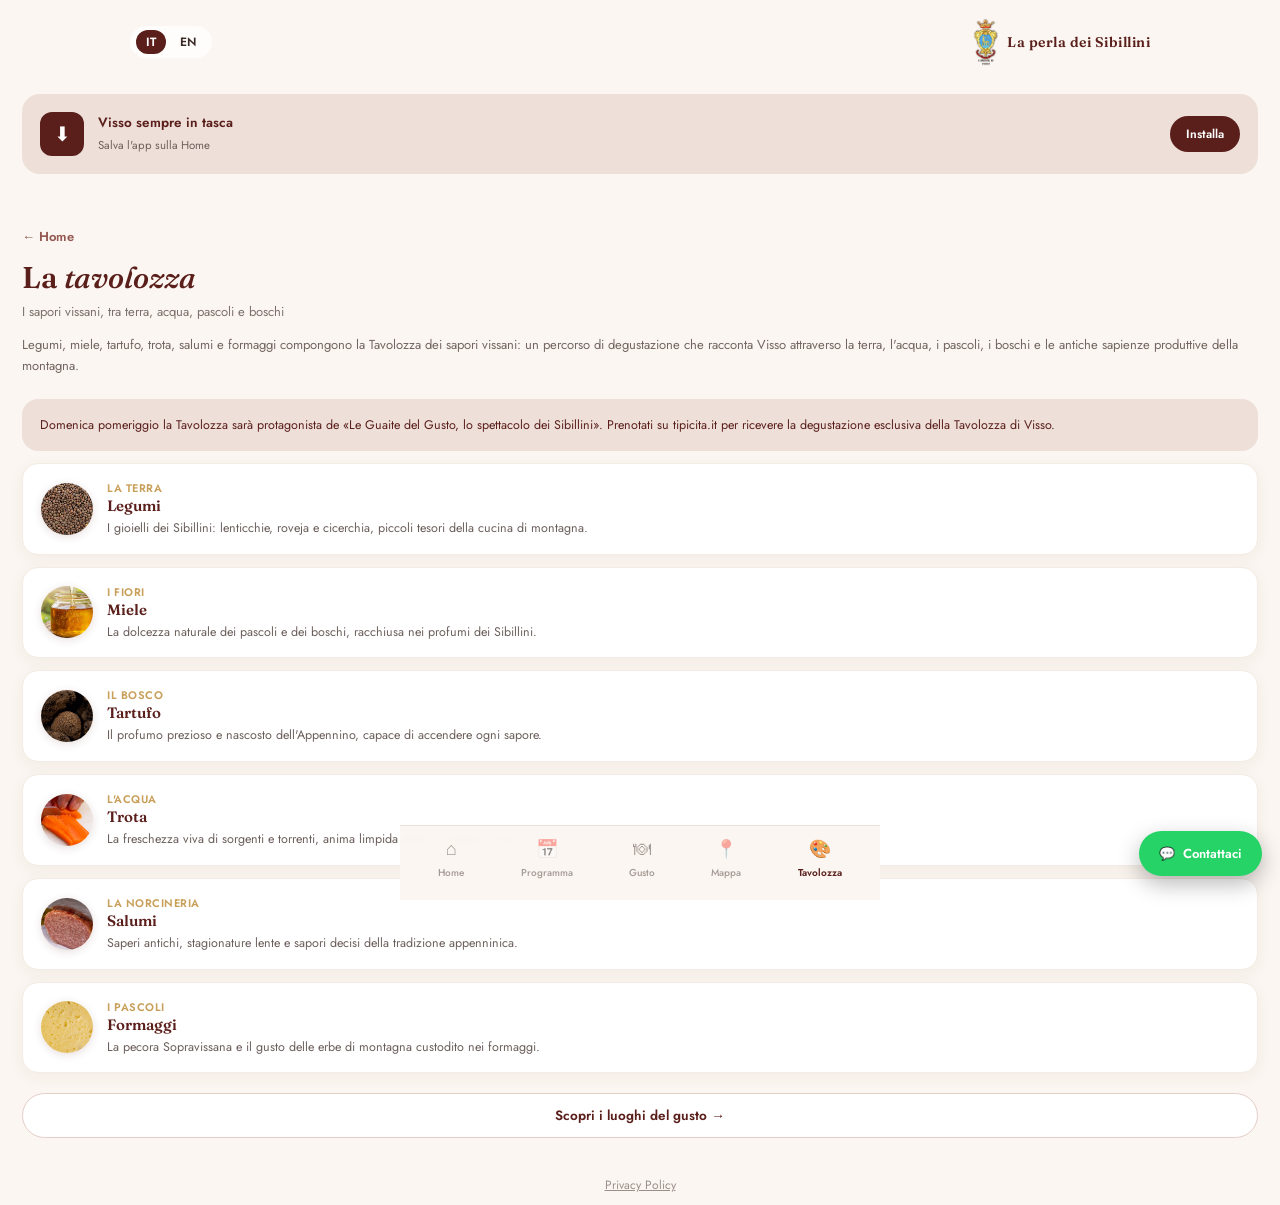
<file: pages/tavolozza.html>
<!DOCTYPE html>
<html lang="it">
<head>
  <meta charset="UTF-8">
  <meta name="viewport" content="width=device-width, initial-scale=1.0">
  <meta name="theme-color" content="#5A1F1B">
  <title>Tavolozza — Le Guaite del Gusto</title>
  <meta name="description" content="Legumi, miele, tartufo, trota, salumi e formaggi: la tavolozza dei sapori vissani da scoprire a Le Guaite del Gusto.">
  <meta property="og:type" content="website">
  <meta property="og:locale" content="it_IT">
  <meta property="og:title" content="La tavolozza — Le Guaite del Gusto">
  <meta property="og:description" content="Legumi, miele, tartufo, trota, salumi e formaggi: la tavolozza dei sapori vissani da scoprire a Le Guaite del Gusto.">
  <meta property="og:image" content="../images/hero.png">
  <meta name="twitter:card" content="summary_large_image">
  <link rel="icon" type="image/png" href="../images/favicon.png">
  <link rel="apple-touch-icon" href="../images/apple-touch-icon.png">
  <link rel="manifest" href="../manifest.json">
  <link rel="stylesheet" href="../css/fonts.css">
  <link rel="stylesheet" href="../css/style.css">
</head>
<body>

  <!-- TOP BAR -->
  <header class="topbar">
    <div class="lang-switch">
      <span class="active" onclick="setLang('it')">IT</span>
      <span onclick="setLang('en')">EN</span>
    </div>
    <div class="logo-block">
      <img src="../images/logo-visso.png" alt="Comune di Visso" class="logo-crest">
      <span class="logo-text serif">La perla dei Sibillini</span>
    </div>
  </header>

  <!-- INSTALL BANNER -->
  <div class="install-banner" id="installBanner">
    <div class="install-icon">⬇</div>
    <div class="install-text">
      <strong data-it="Visso sempre in tasca" data-en="Visso always with you">Visso sempre in tasca</strong>
      <span data-it="Salva l'app sulla Home" data-en="Save the app to your Home">Salva l'app sulla Home</span>
    </div>
    <button onclick="installApp()" data-it="Installa" data-en="Install">Installa</button>
  </div>

  <!-- PAGE HEADER -->
  <div class="page-header">
    <a href="../index.html" class="back-link" data-it="← Home" data-en="← Home">← Home</a>
    <h1 class="serif"><span data-it="La" data-en="The">La</span> <em data-it="tavolozza" data-en="palette">tavolozza</em></h1>
    <p class="section-sub" data-it="I sapori vissani, tra terra, acqua, pascoli e boschi" data-en="The flavours of Visso, between land, water, pastures and woods">I sapori vissani, tra terra, acqua, pascoli e boschi</p>
  </div>

  <section class="section" style="padding-top: 8px;">

    <p class="subsection-intro" data-it="Legumi, miele, tartufo, trota, salumi e formaggi compongono la Tavolozza dei sapori vissani: un percorso di degustazione che racconta Visso attraverso la terra, l'acqua, i pascoli, i boschi e le antiche sapienze produttive della montagna." data-en="Legumes, honey, truffle, trout, cured meats and cheeses make up the Palette of Visso flavours: a tasting journey that tells the story of Visso through its land, water, pastures, woods and the mountain's ancient production wisdom.">Legumi, miele, tartufo, trota, salumi e formaggi compongono la Tavolozza dei sapori vissani: un percorso di degustazione che racconta Visso attraverso la terra, l'acqua, i pascoli, i boschi e le antiche sapienze produttive della montagna.</p>

    <div class="callout" data-it="Domenica pomeriggio la Tavolozza sarà protagonista de «Le Guaite del Gusto, lo spettacolo dei Sibillini». Prenotati su tipicita.it per ricevere la degustazione esclusiva della Tavolozza di Visso." data-en="On Sunday afternoon the Palette takes centre stage at «Le Guaite del Gusto, lo spettacolo dei Sibillini». Book on tipicita.it to receive the exclusive tasting of Visso's Palette.">Domenica pomeriggio la Tavolozza sarà protagonista de «Le Guaite del Gusto, lo spettacolo dei Sibillini». Prenotati su tipicita.it per ricevere la degustazione esclusiva della Tavolozza di Visso.</div>

    <div class="tav-detail-card">
      <img class="tav-detail-icon" src="../images/legumi.jpg" alt="Legumi">
      <div>
        <div class="tav-detail-tag" data-it="La terra" data-en="The land">La terra</div>
        <div class="tav-detail-title" data-it="Legumi" data-en="Legumes">Legumi</div>
        <div class="tav-detail-text" data-it="I gioielli dei Sibillini: lenticchie, roveja e cicerchia, piccoli tesori della cucina di montagna." data-en="The jewels of the Sibillini: lentils, roveja and cicerchia, small treasures of mountain cuisine.">I gioielli dei Sibillini: lenticchie, roveja e cicerchia, piccoli tesori della cucina di montagna.</div>
      </div>
    </div>

    <div class="tav-detail-card">
      <img class="tav-detail-icon" src="../images/miele.jpg" alt="Miele">
      <div>
        <div class="tav-detail-tag" data-it="I fiori" data-en="The flowers">I fiori</div>
        <div class="tav-detail-title" data-it="Miele" data-en="Honey">Miele</div>
        <div class="tav-detail-text" data-it="La dolcezza naturale dei pascoli e dei boschi, racchiusa nei profumi dei Sibillini." data-en="The natural sweetness of pastures and woods, held in the scents of the Sibillini.">La dolcezza naturale dei pascoli e dei boschi, racchiusa nei profumi dei Sibillini.</div>
      </div>
    </div>

    <div class="tav-detail-card">
      <img class="tav-detail-icon" src="../images/tartufo.jpg" alt="Tartufo">
      <div>
        <div class="tav-detail-tag" data-it="Il bosco" data-en="The woods">Il bosco</div>
        <div class="tav-detail-title" data-it="Tartufo" data-en="Truffle">Tartufo</div>
        <div class="tav-detail-text" data-it="Il profumo prezioso e nascosto dell'Appennino, capace di accendere ogni sapore." data-en="The precious, hidden scent of the Apennines, able to bring every flavour to life.">Il profumo prezioso e nascosto dell'Appennino, capace di accendere ogni sapore.</div>
      </div>
    </div>

    <div class="tav-detail-card">
      <img class="tav-detail-icon" src="../images/trota.jpg" alt="Trota">
      <div>
        <div class="tav-detail-tag" data-it="L'acqua" data-en="The water">L'acqua</div>
        <div class="tav-detail-title" data-it="Trota" data-en="Trout">Trota</div>
        <div class="tav-detail-text" data-it="La freschezza viva di sorgenti e torrenti, anima limpida della montagna vissana." data-en="The living freshness of springs and streams, the clear soul of the Visso mountains.">La freschezza viva di sorgenti e torrenti, anima limpida della montagna vissana.</div>
      </div>
    </div>

    <div class="tav-detail-card">
      <img class="tav-detail-icon" src="../images/salumi.jpg" alt="Salumi">
      <div>
        <div class="tav-detail-tag" data-it="La norcineria" data-en="The norcineria">La norcineria</div>
        <div class="tav-detail-title" data-it="Salumi" data-en="Cured meats">Salumi</div>
        <div class="tav-detail-text" data-it="Saperi antichi, stagionature lente e sapori decisi della tradizione appenninica." data-en="Ancient know-how, slow ageing and bold flavours of the Apennine tradition.">Saperi antichi, stagionature lente e sapori decisi della tradizione appenninica.</div>
      </div>
    </div>

    <div class="tav-detail-card">
      <img class="tav-detail-icon" src="../images/formaggio.jpg" alt="Formaggi">
      <div>
        <div class="tav-detail-tag" data-it="I pascoli" data-en="The pastures">I pascoli</div>
        <div class="tav-detail-title" data-it="Formaggi" data-en="Cheeses">Formaggi</div>
        <div class="tav-detail-text" data-it="La pecora Sopravissana e il gusto delle erbe di montagna custodito nei formaggi." data-en="The Sopravissana sheep and the taste of mountain herbs kept in the cheeses.">La pecora Sopravissana e il gusto delle erbe di montagna custodito nei formaggi.</div>
      </div>
    </div>

    <a class="see-all" href="gusto.html" data-it="Scopri i luoghi del gusto →" data-en="Discover the flavour spots →">Scopri i luoghi del gusto →</a>

  </section>

  <div class="mobile-footer">
    <a href="https://tipicita.it/privacy.php" target="_blank" rel="noopener" data-it="Privacy Policy" data-en="Privacy Policy">Privacy Policy</a>
  </div>

  <!-- BOTTOM NAV -->
  <nav class="bottom-nav">
    <a href="../index.html" class="nav-item">
      <span class="nav-icon">⌂</span>
      <span data-it="Home" data-en="Home">Home</span>
    </a>
    <a href="programma.html" class="nav-item">
      <span class="nav-icon">📅</span>
      <span data-it="Programma" data-en="Schedule">Programma</span>
    </a>
    <a href="gusto.html" class="nav-item">
      <span class="nav-icon">🍽</span>
      <span data-it="Gusto" data-en="Food">Gusto</span>
    </a>
    <a href="mappa.html" class="nav-item">
      <span class="nav-icon">📍</span>
      <span data-it="Mappa" data-en="Map">Mappa</span>
    </a>
    <a href="tavolozza.html" class="nav-item active">
      <span class="nav-icon">🎨</span>
      <span data-it="Tavolozza" data-en="Flavours">Tavolozza</span>
    </a>
  </nav>

  <!-- CONTATTACI -->
  <button class="contact-fab" onclick="contactWhatsApp()" aria-label="Contattaci su WhatsApp">
    💬 <span data-it="Contattaci" data-en="Contact us">Contattaci</span>
  </button>

  <script src="../js/main.js"></script>
</body>
</html>
</file>
<file: css/fonts.css>
/* ── Fraunces (serif) ── */
@font-face {
  font-family: 'Fraunces';
  font-style: italic;
  font-weight: 500;
  font-display: swap;
  src: url(../fonts/fraunces-italic-500-latin-ext.woff2) format('woff2');
  unicode-range: U+0100-02BA, U+02BD-02C5, U+02C7-02CC, U+02CE-02D7, U+02DD-02FF, U+0304, U+0308, U+0329, U+1D00-1DBF, U+1E00-1E9F, U+1EF2-1EFF, U+2020, U+20A0-20AB, U+20AD-20C0, U+2113, U+2C60-2C7F, U+A720-A7FF;
}
@font-face {
  font-family: 'Fraunces';
  font-style: italic;
  font-weight: 500;
  font-display: swap;
  src: url(../fonts/fraunces-italic-500-latin.woff2) format('woff2');
  unicode-range: U+0000-00FF, U+0131, U+0152-0153, U+02BB-02BC, U+02C6, U+02DA, U+02DC, U+0304, U+0308, U+0329, U+2000-206F, U+20AC, U+2122, U+2191, U+2193, U+2212, U+2215, U+FEFF, U+FFFD;
}
@font-face {
  font-family: 'Fraunces';
  font-style: normal;
  font-weight: 400;
  font-display: swap;
  src: url(../fonts/fraunces-normal-latin-ext.woff2) format('woff2');
  unicode-range: U+0100-02BA, U+02BD-02C5, U+02C7-02CC, U+02CE-02D7, U+02DD-02FF, U+0304, U+0308, U+0329, U+1D00-1DBF, U+1E00-1E9F, U+1EF2-1EFF, U+2020, U+20A0-20AB, U+20AD-20C0, U+2113, U+2C60-2C7F, U+A720-A7FF;
}
@font-face {
  font-family: 'Fraunces';
  font-style: normal;
  font-weight: 400;
  font-display: swap;
  src: url(../fonts/fraunces-normal-latin.woff2) format('woff2');
  unicode-range: U+0000-00FF, U+0131, U+0152-0153, U+02BB-02BC, U+02C6, U+02DA, U+02DC, U+0304, U+0308, U+0329, U+2000-206F, U+20AC, U+2122, U+2191, U+2193, U+2212, U+2215, U+FEFF, U+FFFD;
}
@font-face {
  font-family: 'Fraunces';
  font-style: normal;
  font-weight: 600;
  font-display: swap;
  src: url(../fonts/fraunces-normal-latin-ext.woff2) format('woff2');
  unicode-range: U+0100-02BA, U+02BD-02C5, U+02C7-02CC, U+02CE-02D7, U+02DD-02FF, U+0304, U+0308, U+0329, U+1D00-1DBF, U+1E00-1E9F, U+1EF2-1EFF, U+2020, U+20A0-20AB, U+20AD-20C0, U+2113, U+2C60-2C7F, U+A720-A7FF;
}
@font-face {
  font-family: 'Fraunces';
  font-style: normal;
  font-weight: 600;
  font-display: swap;
  src: url(../fonts/fraunces-normal-latin.woff2) format('woff2');
  unicode-range: U+0000-00FF, U+0131, U+0152-0153, U+02BB-02BC, U+02C6, U+02DA, U+02DC, U+0304, U+0308, U+0329, U+2000-206F, U+20AC, U+2122, U+2191, U+2193, U+2212, U+2215, U+FEFF, U+FFFD;
}

/* ── Jost (sans-serif) ── */
@font-face {
  font-family: 'Jost';
  font-style: normal;
  font-weight: 300;
  font-display: swap;
  src: url(../fonts/jost-latin-ext.woff2) format('woff2');
  unicode-range: U+0100-02BA, U+02BD-02C5, U+02C7-02CC, U+02CE-02D7, U+02DD-02FF, U+0304, U+0308, U+0329, U+1D00-1DBF, U+1E00-1E9F, U+1EF2-1EFF, U+2020, U+20A0-20AB, U+20AD-20C0, U+2113, U+2C60-2C7F, U+A720-A7FF;
}
@font-face {
  font-family: 'Jost';
  font-style: normal;
  font-weight: 300;
  font-display: swap;
  src: url(../fonts/jost-latin.woff2) format('woff2');
  unicode-range: U+0000-00FF, U+0131, U+0152-0153, U+02BB-02BC, U+02C6, U+02DA, U+02DC, U+0304, U+0308, U+0329, U+2000-206F, U+20AC, U+2122, U+2191, U+2193, U+2212, U+2215, U+FEFF, U+FFFD;
}
@font-face {
  font-family: 'Jost';
  font-style: normal;
  font-weight: 400;
  font-display: swap;
  src: url(../fonts/jost-latin-ext.woff2) format('woff2');
  unicode-range: U+0100-02BA, U+02BD-02C5, U+02C7-02CC, U+02CE-02D7, U+02DD-02FF, U+0304, U+0308, U+0329, U+1D00-1DBF, U+1E00-1E9F, U+1EF2-1EFF, U+2020, U+20A0-20AB, U+20AD-20C0, U+2113, U+2C60-2C7F, U+A720-A7FF;
}
@font-face {
  font-family: 'Jost';
  font-style: normal;
  font-weight: 400;
  font-display: swap;
  src: url(../fonts/jost-latin.woff2) format('woff2');
  unicode-range: U+0000-00FF, U+0131, U+0152-0153, U+02BB-02BC, U+02C6, U+02DA, U+02DC, U+0304, U+0308, U+0329, U+2000-206F, U+20AC, U+2122, U+2191, U+2193, U+2212, U+2215, U+FEFF, U+FFFD;
}
@font-face {
  font-family: 'Jost';
  font-style: normal;
  font-weight: 500;
  font-display: swap;
  src: url(../fonts/jost-latin-ext.woff2) format('woff2');
  unicode-range: U+0100-02BA, U+02BD-02C5, U+02C7-02CC, U+02CE-02D7, U+02DD-02FF, U+0304, U+0308, U+0329, U+1D00-1DBF, U+1E00-1E9F, U+1EF2-1EFF, U+2020, U+20A0-20AB, U+20AD-20C0, U+2113, U+2C60-2C7F, U+A720-A7FF;
}
@font-face {
  font-family: 'Jost';
  font-style: normal;
  font-weight: 500;
  font-display: swap;
  src: url(../fonts/jost-latin.woff2) format('woff2');
  unicode-range: U+0000-00FF, U+0131, U+0152-0153, U+02BB-02BC, U+02C6, U+02DA, U+02DC, U+0304, U+0308, U+0329, U+2000-206F, U+20AC, U+2122, U+2191, U+2193, U+2212, U+2215, U+FEFF, U+FFFD;
}
@font-face {
  font-family: 'Jost';
  font-style: normal;
  font-weight: 600;
  font-display: swap;
  src: url(../fonts/jost-latin-ext.woff2) format('woff2');
  unicode-range: U+0100-02BA, U+02BD-02C5, U+02C7-02CC, U+02CE-02D7, U+02DD-02FF, U+0304, U+0308, U+0329, U+1D00-1DBF, U+1E00-1E9F, U+1EF2-1EFF, U+2020, U+20A0-20AB, U+20AD-20C0, U+2113, U+2C60-2C7F, U+A720-A7FF;
}
@font-face {
  font-family: 'Jost';
  font-style: normal;
  font-weight: 600;
  font-display: swap;
  src: url(../fonts/jost-latin.woff2) format('woff2');
  unicode-range: U+0000-00FF, U+0131, U+0152-0153, U+02BB-02BC, U+02C6, U+02DA, U+02DC, U+0304, U+0308, U+0329, U+2000-206F, U+20AC, U+2122, U+2191, U+2193, U+2212, U+2215, U+FEFF, U+FFFD;
}
</file>
<file: css/style.css>
:root {
  --cream: #FBF6F1;
  --cream-deep: #F4EBE3;
  --blush: #E3CFC8;
  --blush-soft: #EEDFD9;
  --maroon: #5A1F1B;
  --maroon-soft: #7A332B;
  --ink: #3A2A26;
  --gold: #C9A05B;
}

* { box-sizing: border-box; margin: 0; padding: 0; }

body {
  font-family: 'Jost', sans-serif;
  background: var(--cream);
  color: var(--ink);
  max-width: 480px;
  margin: 0 auto;
  min-height: 100vh;
  position: relative;
  overflow-x: hidden;
}

.serif { font-family: 'Fraunces', serif; }

/* ── TOP BAR ── */
.topbar {
  display: flex;
  align-items: center;
  justify-content: space-between;
  padding: 18px 20px 0 20px;
  position: relative;
  z-index: 10;
}

.logo-block {
  display: flex;
  align-items: center;
  gap: 8px;
}

.logo-crest {
  width: 26px;
  height: auto;
}

.logo-text {
  font-size: 14px;
  color: var(--maroon);
  font-weight: 600;
  letter-spacing: 0.5px;
}

.lang-switch {
  display: flex;
  gap: 4px;
  background: rgba(255,255,255,0.8);
  border-radius: 20px;
  padding: 4px 6px;
  font-size: 12px;
  font-weight: 600;
}

.lang-switch span {
  padding: 3px 10px;
  border-radius: 14px;
  cursor: pointer;
}

.lang-switch .active {
  background: var(--maroon);
  color: #fff;
}


/* ── HERO ── */
.hero {
  position: relative;
  padding: 40px 0 10px 24px;
  overflow: hidden;
}

.hero-swirl {
  position: absolute;
  top: -30px;
  left: -70px;
  width: 260px;
  z-index: 0;
  pointer-events: none;
}

.grand-tour-badge {
  position: absolute;
  top: 4px;
  right: 20px;
  width: 78px;
  z-index: 3;
}

.hero-content {
  position: relative;
  z-index: 2;
  padding-right: 24px;
}

.hero-dates {
  font-size: 14px;
  letter-spacing: 1px;
  text-transform: uppercase;
  color: var(--ink);
  font-weight: 600;
}

.hero-presents {
  font-size: 12.5px;
  color: var(--maroon-soft);
  opacity: 0.85;
  margin-top: 3px;
}

.hero-logotype-wrap {
  margin: 12px 0 0 -4px;
}

.hero-logotype {
  width: 100%;
  max-width: 300px;
  display: block;
}

.hero-sub {
  margin-top: 12px;
  font-size: 15px;
  color: var(--ink);
  opacity: 0.8;
  max-width: 280px;
  line-height: 1.5;
}

.hero-photo-wrap {
  position: relative;
  z-index: 1;
  margin: 22px -24px -10px 18%;
}

.hero-photo {
  width: 100%;
  display: block;
  aspect-ratio: 1 / 1;
  object-fit: cover;
  object-position: 45% 92%;
  border-radius: 60px 0 0 60px;
  box-shadow: -10px 16px 36px rgba(90,31,27,0.22);
}

/* ── CTA ROW ── */
.cta-row {
  display: flex;
  gap: 10px;
  padding: 28px 20px 8px 20px;
  overflow-x: auto;
  scrollbar-width: none;
}

.cta-row::-webkit-scrollbar { display: none; }

.cta-btn {
  flex: 0 0 auto;
  background: #fff;
  border: 1.5px solid var(--blush);
  color: var(--maroon);
  font-size: 13px;
  font-weight: 500;
  padding: 11px 18px;
  border-radius: 24px;
  white-space: nowrap;
  text-decoration: none;
  font-family: 'Jost', sans-serif;
}

.cta-btn.primary {
  background: var(--maroon);
  color: #fff;
  border: none;
}

/* ── SECTIONS ── */
.section {
  padding: 32px 22px 10px 22px;
  position: relative;
  z-index: 2;
}

.section h2 {
  font-size: 26px;
  color: var(--maroon);
  font-weight: 600;
}

.section h2 span { font-style: italic; font-weight: 400; }

.section-sub {
  font-size: 13px;
  opacity: 0.65;
  margin-top: 4px;
}

/* ── DAY CARDS ── */
.day-card {
  background: #fff;
  border-radius: 18px;
  padding: 18px 18px;
  margin-top: 16px;
  border: 1px solid var(--cream-deep);
  box-shadow: 0 4px 16px rgba(90,31,27,0.05);
}

.day-label {
  font-size: 11px;
  letter-spacing: 1.5px;
  text-transform: uppercase;
  color: var(--gold);
  font-weight: 600;
}

.day-title {
  font-size: 20px;
  color: var(--maroon);
  margin-top: 3px;
  font-weight: 600;
}

.event-row {
  display: flex;
  gap: 12px;
  margin-top: 14px;
  align-items: flex-start;
}

.event-time {
  font-size: 12px;
  font-weight: 700;
  color: var(--maroon-soft);
  width: 42px;
  flex-shrink: 0;
  padding-top: 2px;
}

.event-text strong {
  display: block;
  font-size: 14px;
  color: var(--ink);
}

.event-text span {
  font-size: 12.5px;
  color: var(--ink);
  opacity: 0.6;
  line-height: 1.4;
}

.see-all {
  display: block;
  text-align: center;
  margin-top: 20px;
  font-size: 13.5px;
  font-weight: 600;
  color: var(--maroon);
  text-decoration: none;
  padding: 12px;
  border: 1.5px solid var(--blush);
  border-radius: 24px;
  background: #fff;
}

/* ── TAVOLOZZA ── */
.tavolozza-block {
  background: var(--maroon);
  border-radius: 22px;
  padding: 26px 22px;
  color: #fff;
  position: relative;
  overflow: hidden;
}

.tavolozza-block::before {
  content: '';
  position: absolute;
  width: 180px;
  height: 180px;
  border-radius: 50%;
  background: rgba(255,255,255,0.05);
  top: -60px;
  right: -60px;
}

.tavolozza-block h3 {
  font-size: 22px;
  font-weight: 600;
  line-height: 1.2;
}

.tavolozza-block p {
  font-size: 13px;
  opacity: 0.85;
  margin-top: 8px;
  line-height: 1.6;
}

.tav-grid {
  display: grid;
  grid-template-columns: repeat(3, 1fr);
  gap: 10px;
  margin-top: 18px;
}

.tav-item {
  background: rgba(255,255,255,0.1);
  border-radius: 12px;
  padding: 12px 6px;
  text-align: center;
  font-size: 12px;
  font-weight: 500;
  display: flex;
  flex-direction: column;
  gap: 5px;
}

.tav-icon {
  width: 36px;
  height: 36px;
  border-radius: 50%;
  object-fit: cover;
  margin: 0 auto;
  display: block;
  border: 2px solid rgba(255,255,255,0.3);
}

.tav-link {
  display: block;
  text-align: center;
  margin-top: 18px;
  font-size: 13px;
  font-weight: 600;
  color: rgba(255,255,255,0.9);
  text-decoration: none;
  padding: 11px;
  border: 1.5px solid rgba(255,255,255,0.25);
  border-radius: 24px;
}

/* ── INSTALL BANNER ── */
.install-banner {
  margin: 28px 22px;
  background: var(--blush-soft);
  border-radius: 18px;
  padding: 18px;
  display: flex;
  align-items: center;
  gap: 14px;
}

.install-icon {
  width: 44px;
  height: 44px;
  border-radius: 12px;
  background: var(--maroon);
  color: #fff;
  display: flex;
  align-items: center;
  justify-content: center;
  font-size: 20px;
  flex-shrink: 0;
}

.install-text strong {
  display: block;
  font-size: 13.5px;
  color: var(--maroon);
}

.install-text span {
  font-size: 11.5px;
  opacity: 0.7;
}

.install-banner button {
  margin-left: auto;
  background: var(--maroon);
  color: #fff;
  border: none;
  font-size: 12px;
  padding: 9px 16px;
  border-radius: 20px;
  font-weight: 600;
  flex-shrink: 0;
  cursor: pointer;
  font-family: 'Jost', sans-serif;
}

/* ── BOTTOM NAV ── */
.bottom-nav {
  position: fixed;
  bottom: 0;
  left: 50%;
  transform: translateX(-50%);
  width: 100%;
  max-width: 480px;
  background: rgba(251,246,241,0.95);
  backdrop-filter: blur(8px);
  border-top: 1px solid var(--blush-soft);
  display: flex;
  justify-content: space-around;
  padding: 10px 10px 20px 10px;
  z-index: 100;
}

.nav-item {
  display: flex;
  flex-direction: column;
  align-items: center;
  gap: 3px;
  font-size: 10px;
  color: var(--ink);
  opacity: 0.45;
  text-decoration: none;
  font-weight: 500;
}

.nav-item.active {
  color: var(--maroon);
  opacity: 1;
  font-weight: 700;
}

.nav-icon { font-size: 18px; }

/* spazio sotto per il nav fisso */
body { padding-bottom: 80px; }

/* ── CONTATTACI (FAB) ── */
.contact-fab {
  position: fixed;
  bottom: 92px;
  right: 18px;
  z-index: 95;
  display: inline-flex;
  align-items: center;
  gap: 8px;
  background: #25D366;
  color: #fff;
  border: none;
  padding: 13px 20px;
  border-radius: 30px;
  font-family: 'Jost', sans-serif;
  font-size: 13px;
  font-weight: 600;
  box-shadow: 0 8px 22px rgba(0,0,0,0.28);
  cursor: pointer;
}

.contact-fab span {
  color: #fff;
  opacity: 1;
}

/* ── PAGE HEADER (subpages) ── */
.page-header {
  padding: 22px 22px 6px 22px;
  position: relative;
  z-index: 2;
}

.back-link {
  display: inline-flex;
  align-items: center;
  gap: 6px;
  font-size: 13px;
  font-weight: 600;
  color: var(--maroon-soft);
  text-decoration: none;
  opacity: 0.8;
}

.page-header h1 {
  font-size: 30px;
  color: var(--maroon);
  font-weight: 600;
  margin-top: 12px;
}

.page-header h1 em { font-style: italic; font-weight: 400; }

.page-header .section-sub { margin-top: 6px; }

/* ── SUBSECTION TITLES ── */
.subsection-title {
  font-size: 18px;
  color: var(--maroon);
  font-weight: 600;
  margin-top: 32px;
  margin-bottom: 4px;
}

.subsection-intro {
  font-size: 13px;
  opacity: 0.7;
  line-height: 1.6;
  margin-bottom: 6px;
}

/* ── FILTER CHIPS ── */
.filter-chips {
  display: flex;
  gap: 8px;
  overflow-x: auto;
  padding: 4px 0 16px 0;
  scrollbar-width: none;
}

.filter-chips::-webkit-scrollbar { display: none; }

.filter-chip {
  flex: 0 0 auto;
  background: #fff;
  border: 1.5px solid var(--blush);
  color: var(--maroon);
  font-size: 12.5px;
  font-weight: 500;
  padding: 8px 16px;
  border-radius: 20px;
  white-space: nowrap;
  cursor: pointer;
  font-family: 'Jost', sans-serif;
}

.filter-chip.active {
  background: var(--maroon);
  color: #fff;
  border-color: var(--maroon);
}

/* ── VENUE / LIST CARDS ── */
.venue-card {
  background: #fff;
  border-radius: 16px;
  padding: 16px 18px;
  margin-top: 12px;
  border: 1px solid var(--cream-deep);
  box-shadow: 0 4px 16px rgba(90,31,27,0.05);
}

.venue-name {
  font-size: 15px;
  font-weight: 600;
  color: var(--ink);
  font-family: 'Fraunces', serif;
}

.venue-place {
  font-size: 11.5px;
  color: var(--gold);
  font-weight: 600;
  text-transform: uppercase;
  letter-spacing: 0.5px;
  margin-top: 3px;
}

.venue-desc {
  font-size: 12.5px;
  color: var(--ink);
  opacity: 0.7;
  line-height: 1.5;
  margin-top: 6px;
}

.venue-meta {
  font-size: 11.5px;
  color: var(--maroon-soft);
  font-weight: 600;
  margin-top: 8px;
  display: block;
}

/* event description under event-text (programma) */
.event-desc {
  font-size: 12px;
  opacity: 0.6;
  line-height: 1.5;
  margin-top: 4px;
  display: block;
}

.event-meta {
  font-size: 11.5px;
  color: var(--maroon-soft);
  font-weight: 600;
  margin-top: 4px;
  display: block;
}

/* ── TAVOLOZZA DETAIL ── */
.tav-detail-card {
  display: flex;
  gap: 14px;
  background: #fff;
  border-radius: 16px;
  padding: 16px 18px;
  margin-top: 12px;
  border: 1px solid var(--cream-deep);
  box-shadow: 0 4px 16px rgba(90,31,27,0.05);
  align-items: center;
}

.tav-detail-icon {
  width: 52px;
  height: 52px;
  border-radius: 50%;
  object-fit: cover;
  flex-shrink: 0;
  box-shadow: 0 2px 8px rgba(90,31,27,0.15);
}

.tav-detail-title {
  font-size: 15px;
  font-weight: 600;
  color: var(--maroon);
  font-family: 'Fraunces', serif;
}

.tav-detail-tag {
  font-size: 11px;
  color: var(--gold);
  font-weight: 600;
  text-transform: uppercase;
  letter-spacing: 0.5px;
}

.tav-detail-text {
  font-size: 12.5px;
  opacity: 0.75;
  line-height: 1.5;
  margin-top: 4px;
}

/* callout box */
.callout {
  background: var(--blush-soft);
  border-radius: 16px;
  padding: 16px 18px;
  margin-top: 22px;
  font-size: 12.5px;
  line-height: 1.6;
  color: var(--maroon);
}

.callout strong { font-weight: 700; }

/* ── MAP ── */
.map-embed {
  width: 100%;
  height: 220px;
  border-radius: 18px;
  overflow: hidden;
  margin-top: 10px;
  border: 1px solid var(--cream-deep);
}

.map-embed iframe { width: 100%; height: 100%; border: 0; }

.map-cat-title {
  font-size: 12px;
  letter-spacing: 1.5px;
  text-transform: uppercase;
  color: var(--gold);
  font-weight: 600;
  margin-top: 26px;
}

.map-item {
  display: flex;
  justify-content: space-between;
  align-items: center;
  background: #fff;
  border-radius: 14px;
  padding: 13px 16px;
  margin-top: 10px;
  border: 1px solid var(--cream-deep);
  text-decoration: none;
  color: var(--ink);
}

.map-item-text { display: flex; flex-direction: column; }
.map-item-name { font-size: 13.5px; font-weight: 500; }
.map-item-place { font-size: 11px; opacity: 0.55; margin-top: 2px; }
.map-item-arrow { color: var(--maroon-soft); font-size: 14px; flex-shrink: 0; }

/* ── BOOKING BUTTON (programma) ── */
.book-btn {
  display: inline-flex;
  align-items: center;
  gap: 6px;
  margin-top: 10px;
  font-size: 12px;
  font-weight: 600;
  color: #fff;
  background: #25D366;
  text-decoration: none;
  padding: 8px 14px;
  border-radius: 20px;
  font-family: 'Jost', sans-serif;
}

.book-btn.tel { background: var(--maroon-soft); }
.book-btn.ext { background: var(--maroon); }

a.book-btn span {
  color: #fff;
  opacity: 1;
  font-size: inherit;
  font-weight: inherit;
}

/* ── DIRECTIONS BUTTON (venue cards) ── */
.venue-directions {
  display: inline-flex;
  align-items: center;
  gap: 6px;
  margin-top: 10px;
  font-size: 12px;
  font-weight: 600;
  color: var(--maroon);
  text-decoration: none;
  padding: 8px 14px;
  border-radius: 20px;
  border: 1.5px solid var(--blush);
  font-family: 'Jost', sans-serif;
}

/* ══════════════════════════════════════
   DESKTOP LANDING (solo su schermi larghi)
   ══════════════════════════════════════ */

.desktop-landing { display: none; }

@media (min-width: 860px) {
  body { max-width: none; padding-bottom: 0; }
  .mobile-view { display: none; }
  .desktop-landing { display: block; }
  .contact-fab { bottom: 24px; }
  .topbar { max-width: 1100px; margin: 0 auto; padding-left: 40px; padding-right: 40px; }
}

.dl-hero {
  max-width: 1100px;
  margin: 0 auto;
  padding: 60px 40px 40px 40px;
  display: grid;
  grid-template-columns: 1fr 1fr;
  gap: 60px;
  align-items: center;
  position: relative;
}

.dl-hero-text { position: relative; z-index: 2; }

.dl-hero-crest { width: 56px; margin-bottom: 22px; }

.dl-dates {
  font-size: 15px;
  letter-spacing: 1.5px;
  text-transform: uppercase;
  color: var(--ink);
  font-weight: 600;
}

.dl-presents {
  font-size: 14px;
  color: var(--maroon-soft);
  opacity: 0.85;
  margin-top: 4px;
}

.dl-logotype { width: 100%; max-width: 420px; display: block; margin-top: 18px; }

.dl-sub {
  margin-top: 20px;
  font-size: 17px;
  color: var(--ink);
  opacity: 0.8;
  max-width: 420px;
  line-height: 1.6;
}

.dl-hero-cta {
  display: inline-flex;
  align-items: center;
  gap: 8px;
  margin-top: 30px;
  background: var(--maroon);
  color: #fff;
  text-decoration: none;
  font-size: 15px;
  font-weight: 600;
  padding: 15px 28px;
  border-radius: 30px;
}

.dl-hero-photo { position: relative; z-index: 1; }

.dl-hero-photo img {
  width: 100%;
  aspect-ratio: 1 / 1;
  object-fit: cover;
  object-position: center;
  border-radius: 100px 0 0 100px;
  box-shadow: -14px 20px 44px rgba(90,31,27,0.22);
  display: block;
}

.dl-badge { position: absolute; top: 0; right: 40px; width: 100px; z-index: 3; }

.dl-programma {
  max-width: 1100px;
  margin: 40px auto 0 auto;
  padding: 40px;
}

.dl-programma h2 { font-size: 34px; color: var(--maroon); font-weight: 600; }
.dl-programma .section-sub { margin-top: 6px; margin-bottom: 30px; }

.dl-days-grid {
  display: grid;
  grid-template-columns: repeat(3, 1fr);
  gap: 24px;
  align-items: start;
}

.dl-days-grid .day-card { margin-top: 0; }

.dl-tipicita-btn {
  display: inline-flex;
  align-items: center;
  gap: 8px;
  margin-top: 32px;
  background: #fff;
  border: 1.5px solid var(--blush);
  color: var(--maroon);
  text-decoration: none;
  font-size: 14px;
  font-weight: 600;
  padding: 14px 26px;
  border-radius: 30px;
}

.dl-qr {
  max-width: 1100px;
  margin: 20px auto 60px auto;
  padding: 0 40px;
}

.dl-qr-inner {
  background: var(--maroon);
  border-radius: 28px;
  padding: 44px 48px;
  display: grid;
  grid-template-columns: 1fr auto;
  gap: 40px;
  align-items: center;
}

.dl-qr-inner h3 { color: #fff; font-size: 26px; font-weight: 600; }
.dl-qr-inner p { color: #fff; opacity: 0.85; margin-top: 10px; font-size: 15px; line-height: 1.6; max-width: 440px; }

.dl-qr-code {
  width: 140px;
  height: 140px;
  border-radius: 16px;
  background: var(--cream);
  padding: 10px;
}

.dl-footer {
  max-width: 1100px;
  margin: 0 auto;
  padding: 30px 40px 50px 40px;
  display: flex;
  align-items: center;
  gap: 12px;
  color: var(--ink);
  opacity: 0.6;
  font-size: 13px;
}

.dl-footer img { width: 32px; }

.dl-footer-privacy {
  margin-left: auto;
  color: var(--ink);
  text-decoration: underline;
}

@media (max-width: 1100px) {
  .dl-hero { grid-template-columns: 1fr; }
  .dl-hero-photo { max-width: 380px; margin: 0 auto; }
  .dl-days-grid { grid-template-columns: 1fr; }
  .dl-qr-inner { grid-template-columns: 1fr; text-align: center; }
  .dl-qr-inner p { max-width: none; margin-left: auto; margin-right: auto; }
  .dl-qr-code { margin: 0 auto; }
}

/* ── MOBILE FOOTER (privacy link) ── */
.mobile-footer {
  text-align: center;
  padding: 24px 22px 10px 22px;
}

.mobile-footer a {
  font-size: 12px;
  color: var(--ink);
  opacity: 0.5;
  text-decoration: underline;
}

/* ── PROPOSTA SPECIALE (accordion) ── */
.proposal-toggle {
  display: inline-flex;
  align-items: center;
  gap: 6px;
  margin-top: 10px;
  margin-right: 8px;
  font-size: 12px;
  font-weight: 600;
  color: var(--maroon);
  background: var(--blush-soft);
  border: none;
  padding: 8px 14px;
  border-radius: 20px;
  cursor: pointer;
  font-family: 'Jost', sans-serif;
}

.venue-proposal {
  display: none;
  margin-top: 12px;
  padding-top: 12px;
  border-top: 1px dashed var(--blush);
}

.venue-proposal.open { display: block; }

.venue-proposal p {
  font-size: 12.5px;
  color: var(--ink);
  opacity: 0.78;
  line-height: 1.6;
  margin-top: 8px;
}

.venue-proposal p:first-child { margin-top: 0; }

/* ── BOTTONE DISATTIVATO (in attesa di link) ── */
.book-btn.disabled {
  display: inline-flex;
  align-items: center;
  gap: 6px;
  margin-top: 10px;
  font-size: 12px;
  font-weight: 600;
  background: var(--cream-deep);
  color: var(--ink);
  opacity: 0.55;
  border: 1.5px dashed var(--blush);
  padding: 8px 14px;
  border-radius: 20px;
  cursor: not-allowed;
  font-family: 'Jost', sans-serif;
}

.book-btn.disabled span { color: var(--ink); opacity: 1; }
</file>
